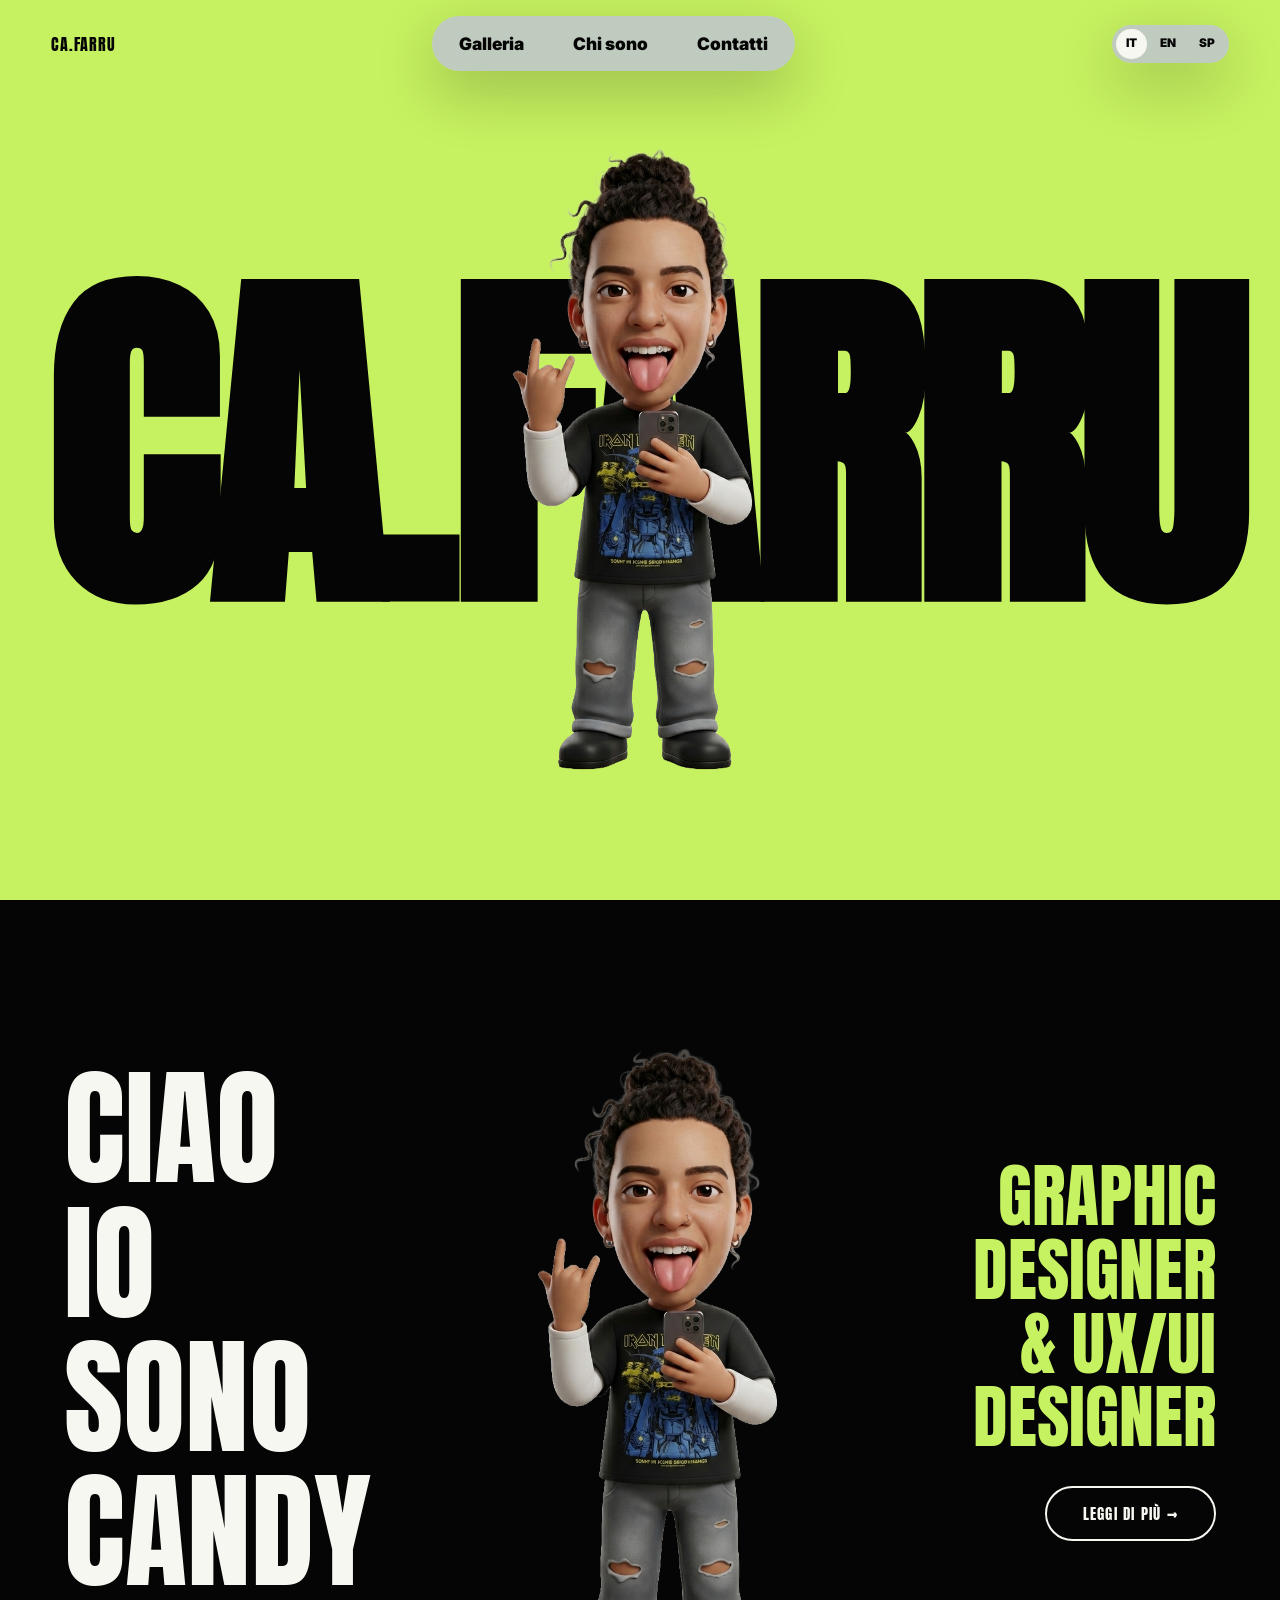
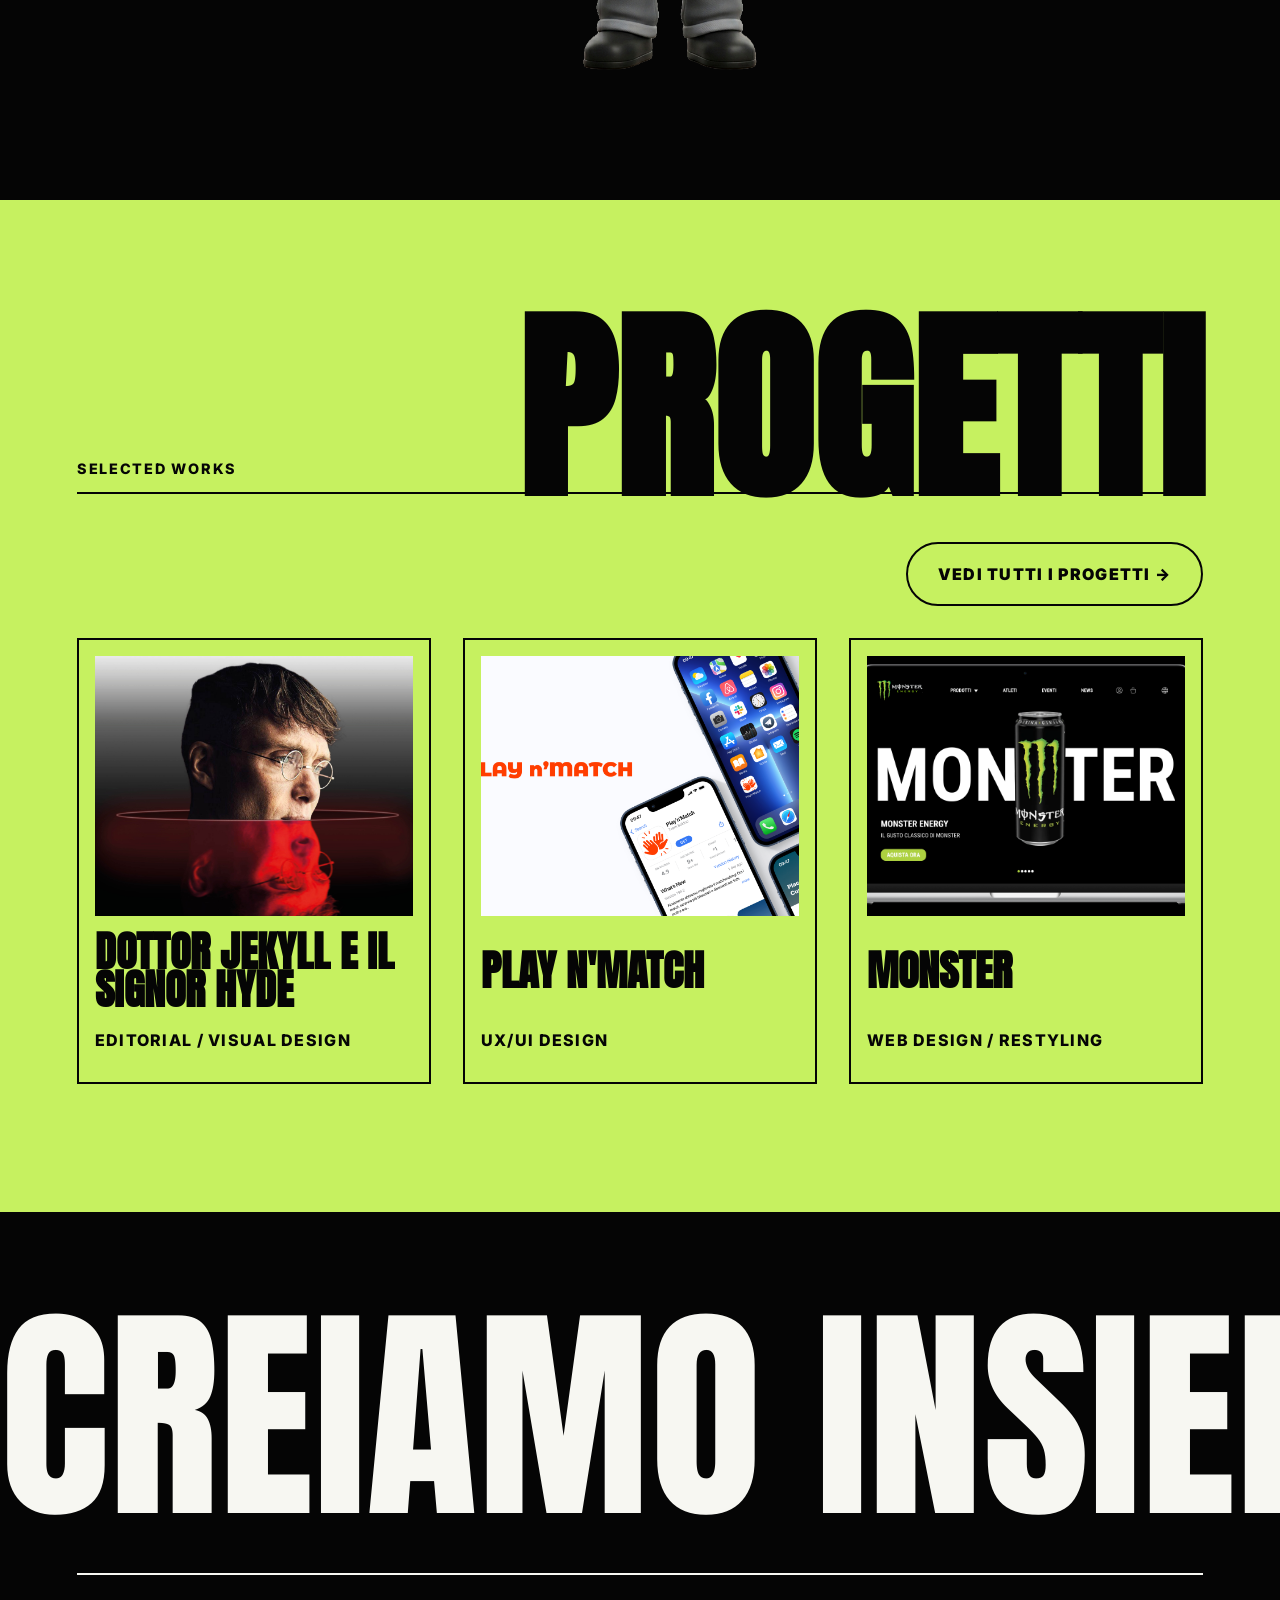
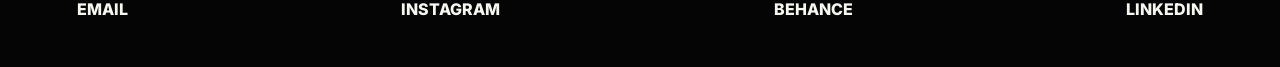
<file: index.html>
<!doctype html>
<html lang="it">
<head>
  <meta charset="utf-8" />
  <meta name="viewport" content="width=device-width, initial-scale=1" />
  <title>Ca.Farru — Portfolio</title>
  <link rel="stylesheet" href="style.css" />
  <style>
    .mini-logo-text {
      font-family: Anton, Impact, sans-serif;
      color: var(--black);
      font-size: 1rem;
      letter-spacing: .05em;
      text-decoration: none;
      text-transform: uppercase;
      white-space: nowrap;
    }

    /* ── HERO LIME ── */
    .hero-lime {
      min-height: 100vh;
      background: var(--lime);
      position: relative;
      display: flex;
      align-items: center;
      justify-content: center;
      overflow: hidden;
    }
    /* nome esattamente al centro */
    .hero-lime-name {
      font-family: Anton, Impact, sans-serif;
      font-size: clamp(7rem, 28vw, 36rem);
      text-transform: uppercase;
      color: var(--black);
      white-space: nowrap;
      line-height: 1;
      letter-spacing: -.02em;
      position: absolute;
      top: 50%;
      left: 50%;
      transform: translate(-50%, -50%);
      z-index: 1;
      margin: 0;
    }
    /* avatar davanti al nome */
    .hero-lime-avatar {
      position: relative;
      z-index: 2;
      width: clamp(300px, 40vw, 600px);
      pointer-events: none;
    }
    .hero-lime-avatar img {
      width: 100%;
      height: auto;
      display: block;
    }

    /* ── SEZIONE NERA ── */
    .intro-black {
      min-height: 100vh;
      background: var(--black);
      display: grid;
      grid-template-columns: 1fr auto 1fr;
      align-items: center;
      gap: 3vw;
      padding: 6rem 5vw;
    }
    .intro-black-left .intro-big {
      font-family: Anton, Impact, sans-serif;
      font-size: clamp(4rem, 10vw, 13rem);
      text-transform: uppercase;
      color: var(--white);
      line-height: 1.05;
      margin: 0 0 2.5rem;
    }
    .btn-outline-white {
      display: inline-block;
      border: 2.5px solid var(--white);
      color: var(--white);
      background: transparent;
      border-radius: 999px;
      padding: 14px 36px;
      font-family: Anton, Impact, sans-serif;
      font-size: clamp(.9rem, 1.2vw, 1.2rem);
      text-transform: uppercase;
      letter-spacing: .08em;
      text-decoration: none;
      transition: background .2s, color .2s, border-color .2s;
      cursor: pointer;
      white-space: nowrap;
    }
    .btn-outline-white:hover {
      background: var(--lime);
      color: var(--black);
      border-color: var(--lime);
    }
    .intro-black-center {
      display: flex;
      align-items: flex-end;
      justify-content: center;
      width: clamp(300px, 40vw, 600px);
    }
    .intro-black-center img {
      width: 100%;
      height: auto;
      display: block;
    }
    .intro-black-right {
      display: flex;
      align-items: center;
      justify-content: flex-end;
    }
    .intro-black-right .intro-role {
      font-family: Anton, Impact, sans-serif;
      font-size: clamp(2.5rem, 5.5vw, 8rem);
      text-transform: uppercase;
      color: var(--lime);
      line-height: 1.05;
      margin: 0;
      text-align: right;
    }

    @media(max-width:768px){
      .hero-lime-avatar { width: clamp(220px, 65vw, 360px); }
      .intro-black { grid-template-columns: 1fr; text-align: center; gap: 3rem; padding: 5rem 5vw; }
      .intro-black-right { justify-content: center; }
      .intro-black-right .intro-role { text-align: center; }
      .intro-black-center { margin: 0 auto; width: clamp(200px, 60vw, 320px); }
    }
  </style>
</head>
<body>
  <header class="topbar">
    <a class="mini-logo-text" href="#hero" aria-label="Ca.Farru home">CA.FARRU</a>
    <nav class="pill-nav" aria-label="Navigazione principale">
      <a class="nav-link" href="galleria.html" data-i18n="nav_gallery">Galleria</a>
      <a class="nav-link" href="about.html" data-i18n="nav_about">Chi sono</a>
      <a class="nav-link" href="contatti.html" data-i18n="nav_contact">Contatti</a>
    </nav>
    <div class="lang-nav" aria-label="Seleziona lingua">
      <button class="lang-btn active" type="button" data-lang="it">IT</button>
      <button class="lang-btn" type="button" data-lang="en">EN</button>
      <button class="lang-btn" type="button" data-lang="sp">SP</button>
    </div>
  </header>

  <main>
    <!-- HERO: sfondo lime, nome CENTRATO, avatar davanti -->
    <section id="hero" class="hero-lime">
      <h1 class="hero-lime-name">CA.FARRU</h1>
      <div class="hero-lime-avatar">
        <img src="assets/io.png" alt="Avatar Candy" />
      </div>
    </section>

    <!-- SEZIONE NERA -->
    <section class="intro-black">
      <div class="intro-black-left">
        <p class="intro-big" data-i18n="hello_candy">Ciao<br>io sono<br>Candy</p>
      </div>
      <div class="intro-black-center">
        <img src="assets/io.png" alt="Avatar Candy" />
      </div>
      <div class="intro-black-right">
        <div style="display:flex;flex-direction:column;align-items:flex-end;gap:2rem">
          <p class="intro-role" data-i18n="role">Graphic<br>Designer<br>&amp; UX/UI<br>Designer</p>
          <a class="btn-outline-white" href="about.html" data-i18n="more_about">Leggi di più →</a>
        </div>
      </div>
    </section>

    <section id="projects" class="projects section-lime">
      <div class="section-title">
        <p class="eyebrow" data-i18n="works_label">Selected works</p>
        <h2 data-i18n="projects_title">Progetti</h2>
      </div>
      <div style="margin-bottom:2rem;display:flex;justify-content:flex-end"><a href="galleria.html" class="btn" style="border-color:var(--black);color:var(--black)" data-i18n="view_all">Vedi tutti i progetti →</a></div>
      <div class="project-grid">
        <article class="project-card" onclick="window.location='progetto-dottor-jekyll.html'" style="cursor:pointer;overflow:hidden;position:relative">
          <div class="project-thumb" style="background:#111;overflow:hidden;border:none;padding:0">
            <img src="assets/poster S.jpg" alt="Jekyll" style="width:100%;height:100%;object-fit:cover" />
          </div>
          <h3>Dottor Jekyll e il Signor Hyde</h3>
          <p>Editorial / Visual Design</p>
        </article>
        <article class="project-card" onclick="window.location='progetto-play2match.html'" style="cursor:pointer;overflow:hidden">
          <div class="project-thumb" style="background:#ff4500;overflow:hidden;border:none;padding:0">
            <img src="assets/play2match.png" alt="Play2Match" style="width:100%;height:100%;object-fit:cover" />
          </div>
          <h3>Play n'Match</h3>
          <p>UX/UI Design</p>
        </article>
        <article class="project-card" style="cursor:pointer" onclick="window.location='progetto-monster.html'">
          <div class="project-thumb" style="background:#000;overflow:hidden;border:none;padding:0"><img src="assets/home page nuova.png" alt="Monster" style="width:100%;height:100%;object-fit:cover" /></div>
          <h3>Monster</h3>
          <p>Web Design / Restyling</p>
        </article>
      </div>
    </section>
  </main>

  <footer id="contact" class="footer section-black">
    <a class="footer-cta marquee" href="mailto:160499.candy.farruggia@gmail.com" aria-label="Creiamo insieme">
      <span data-i18n="footer_cta">Creiamo insieme</span>
      <span aria-hidden="true">Creiamo insieme</span>
      <span aria-hidden="true">Creiamo insieme</span>
    </a>
    <div class="footer-row">
      <a href="mailto:160499.candy.farruggia@gmail.com">email</a>
      <a href="#">instagram</a>
      <a href="#">behance</a>
      <a href="https://www.linkedin.com/in/candida-farruggia-71b1a9174/" target="_blank">LinkedIn</a>
    </div>
  </footer>

  <script src="script.js"></script>
  <script>
    const indexTranslations = {
      it: {
        nav_gallery: 'Galleria', nav_about: 'Chi sono', nav_contact: 'Contatti',
        hello_candy: 'Ciao<br>io sono<br>Candy',
        role: 'Graphic<br>Designer<br>&amp; UX/UI<br>Designer',
        more_about: 'Leggi di più →',
        works_label: 'Selected works', projects_title: 'Progetti',
        footer_cta: 'Creiamo insieme', view_all: 'Vedi tutti i progetti →'
      },
      en: {
        nav_gallery: 'Gallery', nav_about: 'About me', nav_contact: 'Contacts',
        hello_candy: 'Hi,<br>I am<br>Candy',
        role: 'Graphic<br>Designer<br>&amp; UX/UI<br>Designer',
        more_about: 'Read more →',
        works_label: 'Selected works', projects_title: 'Projects',
        footer_cta: "Let's create together", view_all: 'See all projects →'
      },
      sp: {
        nav_gallery: 'Galería', nav_about: 'Sobre mí', nav_contact: 'Contactos',
        hello_candy: 'Hola,<br>yo soy<br>Candy',
        role: 'Diseño<br>Gráfico<br>&amp; UX/UI<br>Designer',
        more_about: 'Leer más →',
        works_label: 'Trabajos seleccionados', projects_title: 'Proyectos',
        footer_cta: 'Creamos juntos', view_all: 'Ver todos los proyectos →'
      }
    };

    function applyIndexLang(lang) {
      const dict = indexTranslations[lang] || indexTranslations.it;
      document.querySelectorAll('[data-i18n]').forEach(el => {
        const key = el.dataset.i18n;
        if (dict[key]) el.innerHTML = dict[key];
      });
      document.querySelectorAll('.lang-btn').forEach(b => b.classList.toggle('active', b.dataset.lang === lang));
      document.documentElement.lang = lang === 'sp' ? 'es' : lang;
      localStorage.setItem('cafarru-lang', lang);
    }

    document.querySelectorAll('.lang-btn').forEach(btn => {
      btn.onclick = () => applyIndexLang(btn.dataset.lang);
    });

    applyIndexLang(localStorage.getItem('cafarru-lang') || 'it');
  </script>
</body>
</html>
</file>
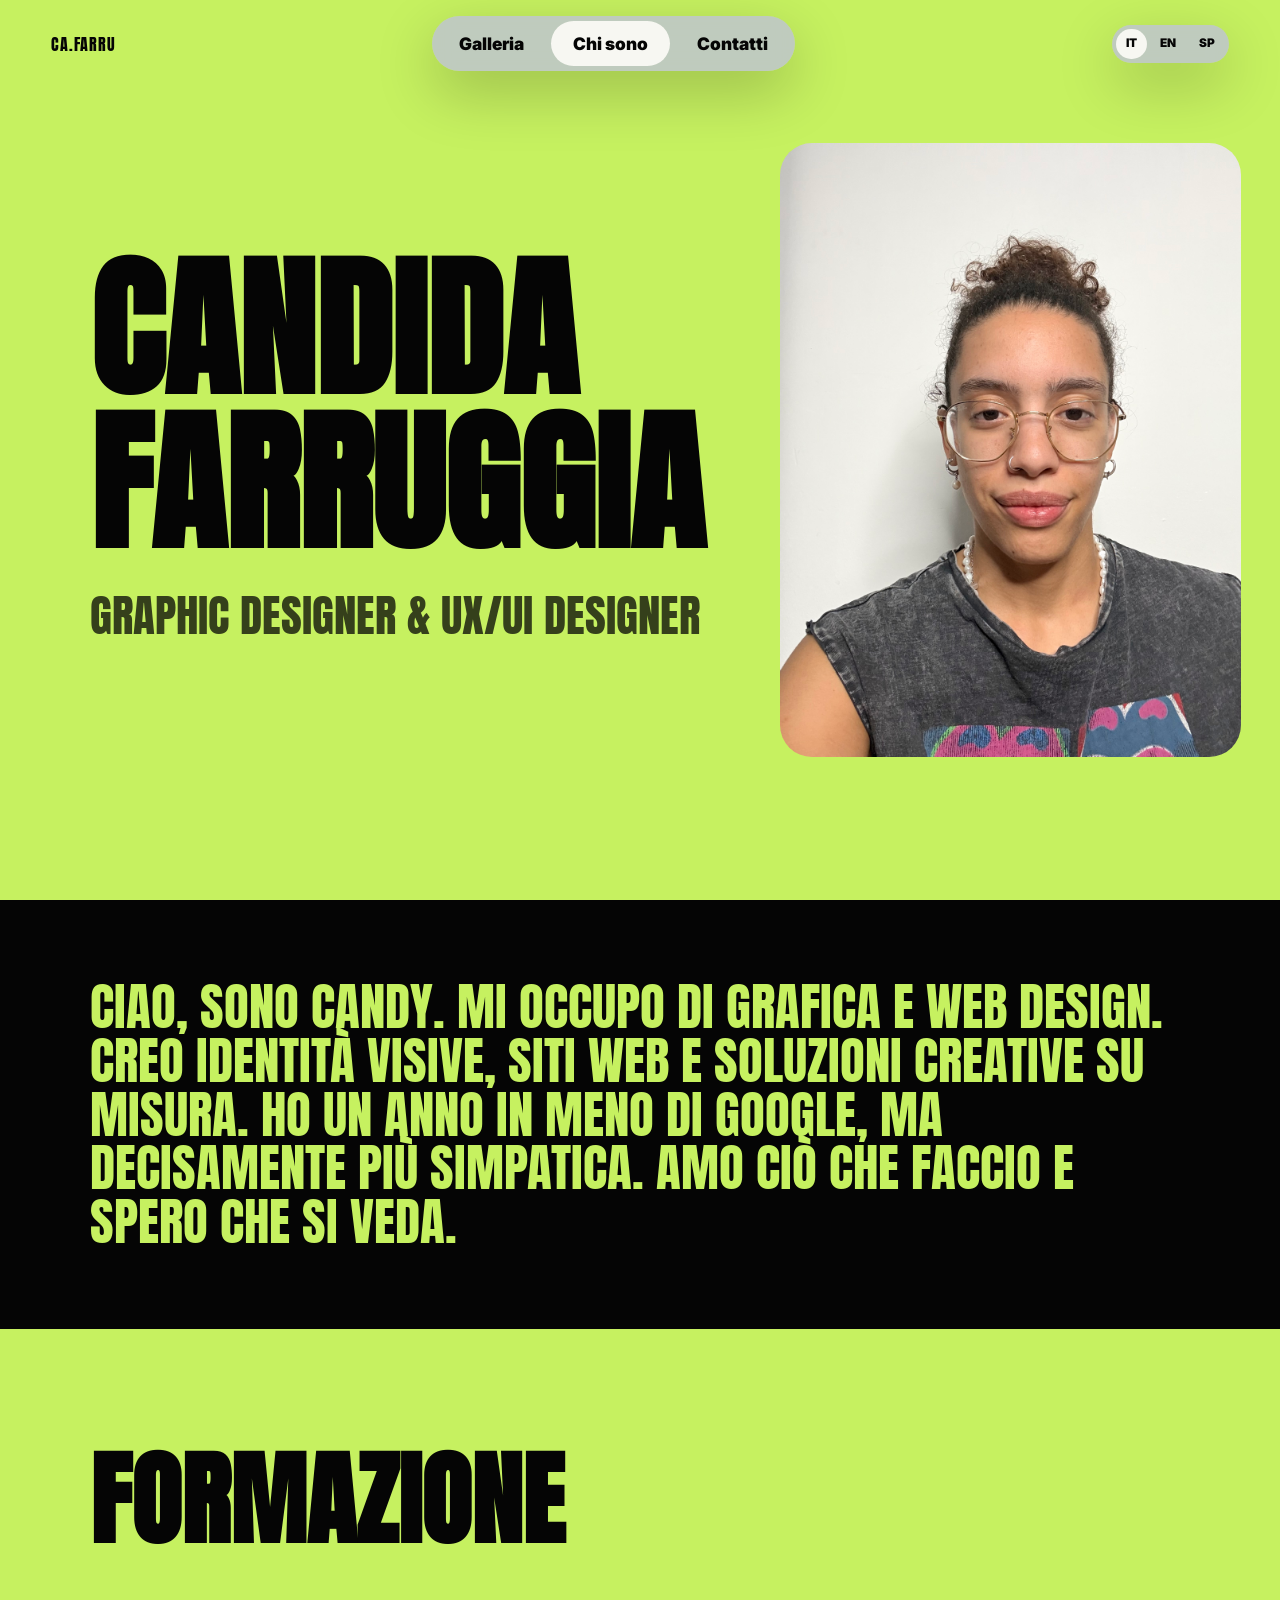
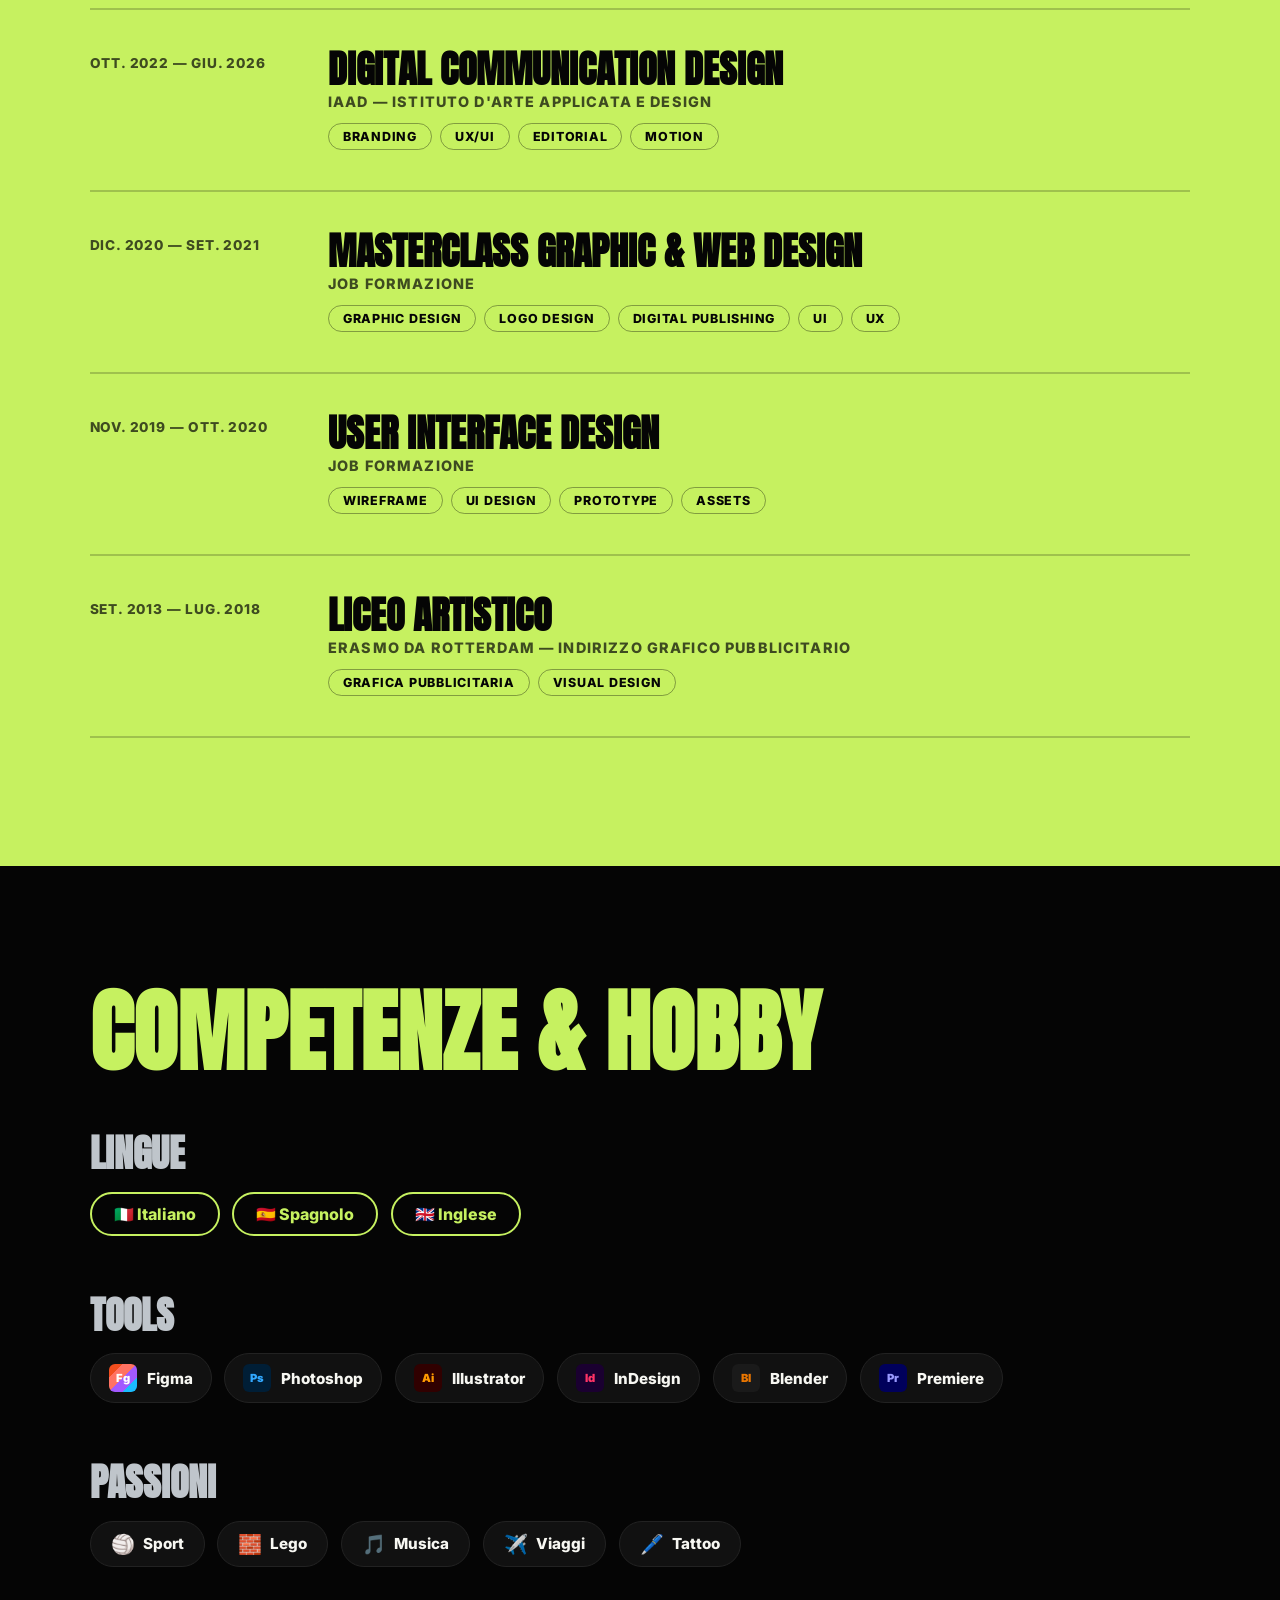
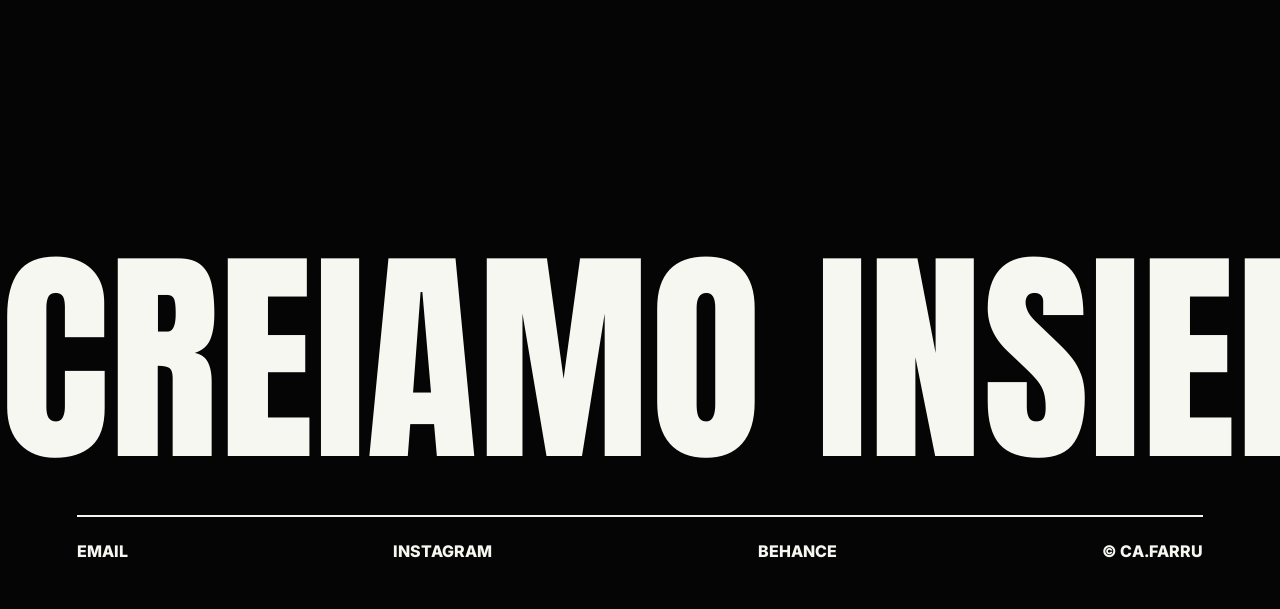
<file: about.html>
<!doctype html>
<html lang="it">
<head>
  <meta charset="utf-8" />
  <meta name="viewport" content="width=device-width, initial-scale=1" />
  <title>About — Ca.Farru</title>
  <link rel="stylesheet" href="style.css" />
  <style>
    .about-hero {
      min-height: 100vh;
      display: grid;
      grid-template-columns: 1fr 1fr;
      align-items: center;
      padding: 8rem 7vw;
      gap: 6vw;
      background: var(--lime);
    }
    .about-hero-left {
      display: flex;
      flex-direction: column;
      gap: 1.5rem;
    }
    .about-hero-left .hero-name {
      font-family: Anton, Impact, sans-serif;
      font-size: clamp(5rem, 12vw, 16rem);
      text-transform: uppercase;
      color: var(--black);
      line-height: 1;
      margin: 0;
    }
    .about-hero-left .hero-role {
      font-family: Anton, Impact, sans-serif;
      font-size: clamp(1.5rem, 3.5vw, 4.5rem);
      text-transform: uppercase;
      color: var(--black);
      line-height: 1.4;
      margin: 0;
      opacity: .75;
    }
    .about-hero-right {
      display: flex;
      align-items: center;
      justify-content: flex-end;
    }
    .about-photo-tall {
      width: clamp(260px, 36vw, 560px);
      aspect-ratio: 3/4;
      border-radius: 32px;
      overflow: hidden;
    }
    .about-photo-tall img {
      width: 100%; height: 100%;
      object-fit: cover; object-position: center top;
    }
    /* banda nera */
    .about-statement {
      background: var(--black);
      padding: 5rem 7vw;
    }
    .about-statement p {
      font-family: Anton, Impact, sans-serif;
      font-size: clamp(2rem, 4vw, 5.5rem);
      text-transform: uppercase;
      color: var(--lime);
      line-height: 1.05;
      margin: 0;
    }
    @media (max-width: 900px) {
      .about-hero { grid-template-columns: 1fr; padding: 8rem 5vw 4rem; }
      .about-hero-right { justify-content: center; }
      .about-photo-tall { width: clamp(220px, 70vw, 360px); }
    }
    .education { background: var(--lime); color: var(--black); padding: 8rem 7vw }
    .education h2 {
      font-family: Anton, Impact, sans-serif; font-size: clamp(3.5rem, 8vw, 9rem);
      text-transform: uppercase; margin: 0 0 4rem; line-height: .85;
    }
    .edu-item {
      display: grid; grid-template-columns: 200px 1fr; gap: 3vw;
      padding: 2.5rem 0; border-top: 2px solid rgba(0,0,0,.2);
    }
    .edu-item:last-child { border-bottom: 2px solid rgba(0,0,0,.2) }
    .edu-dates { font-size: .85rem; font-weight: 800; text-transform: uppercase; letter-spacing: .06em; padding-top: .3rem; opacity: .7 }
    .edu-content h3 {
      font-family: Anton, Impact, sans-serif; font-size: clamp(1.6rem, 3vw, 3rem);
      text-transform: uppercase; margin: 0 0 .3rem; line-height: 1;
    }
    .edu-content .edu-school { font-weight: 800; font-size: .9rem; text-transform: uppercase; letter-spacing: .08em; opacity: .7; margin: 0 0 .8rem }
    .edu-tags { display: flex; flex-wrap: wrap; gap: .5rem; margin-top: .8rem }
    .edu-tag { border: 1.5px solid rgba(0,0,0,.35); border-radius: 999px; padding: 5px 14px; font-size: .78rem; font-weight: 800; text-transform: uppercase; letter-spacing: .06em }
    .skills-section { background: var(--black); padding: 8rem 7vw }
    .skills-section > h2 {
      font-family: Anton, Impact, sans-serif; font-size: clamp(3rem, 7vw, 8rem);
      text-transform: uppercase; color: var(--lime); margin: 0 0 4rem; line-height: .85;
    }
    .skills-block { margin-bottom: 3.5rem }
    .skills-block h3 {
      font-family: Anton, Impact, sans-serif; font-size: clamp(1.5rem, 3vw, 3rem);
      text-transform: uppercase; color: var(--grey); margin: 0 0 1.2rem; line-height: 1;
    }
    .pills-row { display: flex; flex-wrap: nowrap; gap: .8rem; overflow-x: auto; padding-bottom: 4px; scrollbar-width: none }
    .pills-row::-webkit-scrollbar { display: none }
    .lang-pill { display: flex; align-items: center; gap: 10px; flex-shrink: 0; border: 2px solid var(--lime); border-radius: 999px; padding: 10px 22px; font-weight: 800; font-size: 1rem; color: var(--lime); white-space: nowrap }
    .tool-pill { display: flex; align-items: center; gap: 10px; flex-shrink: 0; background: #111; border: 1.5px solid #222; border-radius: 999px; padding: 10px 18px; font-weight: 800; font-size: .95rem; color: var(--white); transition: .2s; white-space: nowrap }
    .tool-pill:hover { border-color: var(--lime); color: var(--lime) }
    .tool-icon { width: 28px; height: 28px; border-radius: 6px; display: flex; align-items: center; justify-content: center; font-size: .7rem; font-weight: 900; color: #fff; flex-shrink: 0 }
    .icon-figma { background: linear-gradient(135deg,#f24e1e 25%,#ff7262 25%,#ff7262 50%,#a259ff 50%,#a259ff 75%,#1abcfe 75%) }
    .icon-ps { background: #001e36 } .icon-ai { background: #300000 } .icon-id { background: #1a0030 } .icon-blender { background: #1a1a1a } .icon-premiere { background: #00005b }
    .hobby-pill { display: flex; align-items: center; gap: 8px; flex-shrink: 0; background: #111; border: 1.5px solid #222; border-radius: 999px; padding: 10px 20px; font-weight: 800; font-size: .95rem; color: var(--white); transition: .2s; white-space: nowrap }
    .hobby-pill:hover { border-color: var(--lime); color: var(--lime) }
    .hobby-emoji { font-size: 1.2rem }
    @media (max-width: 900px) {
      .about-hero { grid-template-columns: 1fr; padding: 8rem 5vw 4rem }
      .about-hero-img { aspect-ratio: 1; max-width: 340px }
      .edu-item { grid-template-columns: 1fr }
    }
  </style>
</head>
<body>
  <header class="topbar">
    <a href="index.html" style="font-family:Anton,Impact,sans-serif;color:var(--black);font-size:1rem;letter-spacing:.05em;text-decoration:none;text-transform:uppercase;white-space:nowrap;">CA.FARRU</a>
    <nav class="pill-nav">
      <a class="nav-link" href="galleria.html" data-i18n="nav_gallery">Galleria</a>
      <a class="nav-link active" href="about.html" data-i18n="nav_about">Chi sono</a>
      <a class="nav-link" href="contatti.html" data-i18n="nav_contact">Contatti</a>
    </nav>
    <div class="lang-nav">
      <button class="lang-btn active" type="button" data-lang="it">IT</button>
      <button class="lang-btn" type="button" data-lang="en">EN</button>
      <button class="lang-btn" type="button" data-lang="sp">SP</button>
    </div>
  </header>

  <main>
    <section class="about-hero">
      <div class="about-hero-left">
        <h1 class="hero-name">Candida<br>Farruggia</h1>
        <p class="hero-role" data-i18n="hero_role">Graphic Designer &amp; UX/UI Designer</p>
      </div>
      <div class="about-hero-right">
        <div class="about-photo-tall">
          <img src="assets/io2.jpg" alt="Foto di Candy" />
        </div>
      </div>
    </section>

    <section class="about-statement">
      <p data-i18n="about_statement">Ciao, sono Candy. Mi occupo di grafica e web design. Creo identità visive, siti web e soluzioni creative su misura. Ho un anno in meno di Google, ma decisamente più simpatica. Amo ciò che faccio e spero che si veda.</p>
    </section>

    <section class="education">
      <h2 data-i18n="edu_title">Formazione</h2>
      <div class="edu-list">
        <div class="edu-item">
          <div class="edu-dates">Ott. 2022 — Giu. 2026</div>
          <div class="edu-content">
            <h3 data-i18n="edu4_title">Digital Communication Design</h3>
            <p class="edu-school">IAAD — Istituto d'Arte Applicata e Design</p>
            <div class="edu-tags"><span class="edu-tag">Branding</span><span class="edu-tag">UX/UI</span><span class="edu-tag">Editorial</span><span class="edu-tag">Motion</span></div>
          </div>
        </div>
        <div class="edu-item">
          <div class="edu-dates">Dic. 2020 — Set. 2021</div>
          <div class="edu-content">
            <h3 data-i18n="edu3_title">Masterclass Graphic & Web Design</h3>
            <p class="edu-school">Job Formazione</p>
            <div class="edu-tags"><span class="edu-tag">Graphic Design</span><span class="edu-tag">Logo Design</span><span class="edu-tag">Digital Publishing</span><span class="edu-tag">UI</span><span class="edu-tag">UX</span></div>
          </div>
        </div>
        <div class="edu-item">
          <div class="edu-dates">Nov. 2019 — Ott. 2020</div>
          <div class="edu-content">
            <h3 data-i18n="edu2_title">User Interface Design</h3>
            <p class="edu-school">Job Formazione</p>
            <div class="edu-tags"><span class="edu-tag">Wireframe</span><span class="edu-tag">UI Design</span><span class="edu-tag">Prototype</span><span class="edu-tag">Assets</span></div>
          </div>
        </div>
        <div class="edu-item">
          <div class="edu-dates">Set. 2013 — Lug. 2018</div>
          <div class="edu-content">
            <h3 data-i18n="edu1_title">Liceo Artistico</h3>
            <p class="edu-school">Erasmo Da Rotterdam — Indirizzo Grafico Pubblicitario</p>
            <div class="edu-tags"><span class="edu-tag">Grafica pubblicitaria</span><span class="edu-tag">Visual design</span></div>
          </div>
        </div>
      </div>
    </section>

    <section class="skills-section">
      <h2 data-i18n="skills_title">Competenze & Hobby</h2>
      <div class="skills-block">
        <h3 data-i18n="skills_lang">Lingue</h3>
        <div class="pills-row">
          <span class="lang-pill">🇮🇹 Italiano</span>
          <span class="lang-pill">🇪🇸 Spagnolo</span>
          <span class="lang-pill">🇬🇧 Inglese</span>
        </div>
      </div>
      <div class="skills-block">
        <h3 data-i18n="skills_tools">Tools</h3>
        <div class="pills-row">
          <span class="tool-pill"><span class="tool-icon icon-figma">Fg</span>Figma</span>
          <span class="tool-pill"><span class="tool-icon icon-ps" style="color:#31a8ff">Ps</span>Photoshop</span>
          <span class="tool-pill"><span class="tool-icon icon-ai" style="color:#ff9a00">Ai</span>Illustrator</span>
          <span class="tool-pill"><span class="tool-icon icon-id" style="color:#ff3366">Id</span>InDesign</span>
          <span class="tool-pill"><span class="tool-icon icon-blender" style="color:#ea7600">Bl</span>Blender</span>
          <span class="tool-pill"><span class="tool-icon icon-premiere" style="color:#9999ff">Pr</span>Premiere</span>
        </div>
      </div>
      <div class="skills-block">
        <h3 data-i18n="skills_hobbies">Passioni</h3>
        <div class="pills-row">
          <span class="hobby-pill"><span class="hobby-emoji">🏐</span>Sport</span>
          <span class="hobby-pill"><span class="hobby-emoji">🧱</span>Lego</span>
          <span class="hobby-pill"><span class="hobby-emoji">🎵</span>Musica</span>
          <span class="hobby-pill"><span class="hobby-emoji">✈️</span>Viaggi</span>
          <span class="hobby-pill"><span class="hobby-emoji">🖊️</span>Tattoo</span>
          
        </div>
      </div>
    </section>
  </main>

  <footer class="footer section-black">
    <a class="footer-cta" href="mailto:160499.candy.farruggia@gmail.com" aria-label="Creiamo insieme">
      <span data-i18n="footer_cta">Creiamo insieme</span>
      <span aria-hidden="true">Creiamo insieme</span>
      <span aria-hidden="true">Creiamo insieme</span>
    </a>
    <div class="footer-row">
      <a href="mailto:160499.candy.farruggia@gmail.com">email</a>
      <a href="#">instagram</a>
      <a href="#">behance</a>
      <span>© Ca.Farru</span>
    </div>
  </footer>

  <script src="script.js"></script>
  <script>
    const aboutT = {
      it: { nav_gallery:'Galleria', nav_about:'Chi sono', nav_contact:'Contatti',
        hero_role:'Graphic Designer &amp; UX/UI Designer',
        about_statement:'Ciao, sono Candy. Mi occupo di grafica e web design. Creo identità visive, siti web e soluzioni creative su misura. Ho un anno in meno di Google, ma decisamente più simpatica. Amo ciò che faccio e spero che si veda.',
        edu_title:'Formazione', edu1_title:'Liceo Artistico', edu2_title:'User Interface Design', edu3_title:'Masterclass Graphic & Web Design', edu4_title:'Digital Communication Design', skills_title:'Competenze & Hobby', skills_lang:'Lingue', skills_tools:'Tools', skills_hobbies:'Passioni', footer_cta:'Creiamo insieme' },
      en: { nav_gallery:'Gallery', nav_about:'About me', nav_contact:'Contacts',
        hero_role:'Graphic Designer &amp; UX/UI Designer',
        about_statement:'Hi, I\'m Candy Farruggia. I work in graphic and web design. I create visual identities, websites and tailor-made creative solutions. I\'m a year younger than Google, but way more fun. I love what I do and I hope it shows.',
        edu_title:'Education', edu1_title:'Art High School', edu2_title:'User Interface Design', edu3_title:'Masterclass Graphic & Web Design', edu4_title:'Digital Communication Design', skills_title:'Skills & Hobbies', skills_lang:'Languages', skills_tools:'Tools', skills_hobbies:'Passions', footer_cta:"Let's create together" },
      sp: { nav_gallery:'Galería', nav_about:'Sobre mí', nav_contact:'Contactos',
        hero_role:'Graphic Designer &amp; UX/UI Designer',
        about_statement:'Hola, soy Candy. Me dedico al diseño gráfico y web. Creo identidades visuales, sitios web y soluciones creativas a medida. Tengo un año menos que Google, pero soy mucho más simpática. Amo lo que hago y espero que se note.',
        edu_title:'Formación', edu1_title:'Bachillerato Artístico', edu2_title:'Diseño de Interfaz', edu3_title:'Masterclass Graphic & Web Design', edu4_title:'Diseño de Comunicación Digital', skills_title:'Competencias & Hobbies', skills_lang:'Idiomas', skills_tools:'Herramientas', skills_hobbies:'Pasiones', footer_cta:'Creamos juntos' }
    };

    function applyLang(lang) {
      const dict = aboutT[lang] || aboutT.it;
      document.querySelectorAll('[data-i18n]').forEach(el => {
        const key = el.dataset.i18n;
        if (dict[key]) el.innerHTML = dict[key];
      });
      document.querySelectorAll('.lang-btn').forEach(b => b.classList.toggle('active', b.dataset.lang === lang));
      document.documentElement.lang = lang === 'sp' ? 'es' : lang;
      localStorage.setItem('cafarru-lang', lang);
    }

    const savedLang = localStorage.getItem('cafarru-lang') || 'it';
    applyLang(savedLang);

    document.querySelectorAll('.lang-btn').forEach(btn => {
      btn.addEventListener('click', () => applyLang(btn.dataset.lang));
    });
  </script>
</body>
</html>
</file>
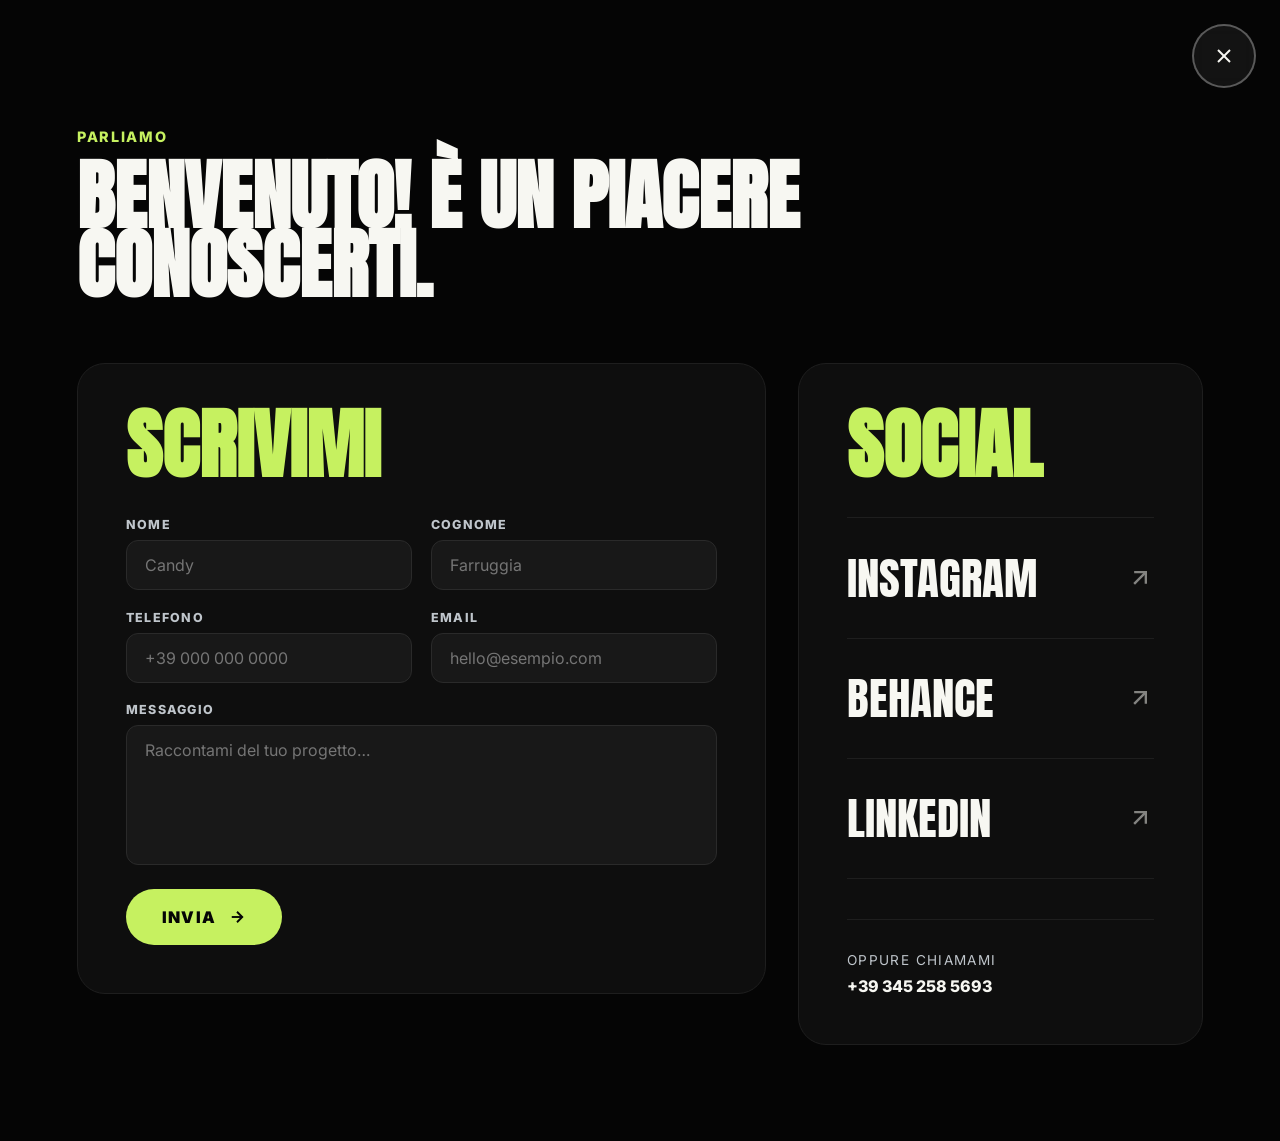
<file: contatti.html>
<!doctype html>
<html lang="it">
<head>
  <meta charset="utf-8" />
  <meta name="viewport" content="width=device-width, initial-scale=1" />
  <title>Contatti — Ca.Farru</title>
  <link rel="stylesheet" href="style.css" />
  <style>
    body { background: var(--black); min-height: 100vh }

    .close-btn {
      position: fixed; top: 24px; right: 24px; z-index: 100;
      width: 64px; height: 64px; border-radius: 50%;
      border: 2px solid rgba(255,255,255,.3);
      background: rgba(255,255,255,.06);
      display: flex; align-items: center; justify-content: center;
      cursor: pointer; transition: border-color .3s, background .3s;
      backdrop-filter: blur(8px);
    }
    .close-btn:hover { border-color: var(--lime); background: rgba(198,241,96,.1) }
    .close-btn svg {
      width: 24px; height: 24px; stroke: var(--white); stroke-width: 2;
      transition: transform .5s cubic-bezier(.34,1.56,.64,1);
    }
    .close-btn:hover svg { transform: rotate(180deg); stroke: var(--lime) }

    .contact-page {
      min-height: 100vh;
      padding: 8rem 6vw 6rem;
      display: flex; flex-direction: column; gap: 4rem;
    }
    .contact-header { max-width: 800px }
    .contact-header .eyebrow { color: var(--lime); margin: 0 0 1rem }
    .contact-header h1 {
      font-family: Anton, Impact, sans-serif;
      font-size: clamp(2.5rem, 6vw, 7rem);
      line-height: .9; margin: 0; text-transform: uppercase;
    }

    .contact-cards {
      display: grid; grid-template-columns: 1.4fr 1fr; gap: 2rem; align-items: start;
    }
    .contact-card {
      background: #0e0e0e; border: 1.5px solid #1e1e1e;
      border-radius: 28px; padding: 3rem;
    }
    .contact-card h2 {
      font-family: Anton, Impact, sans-serif;
      font-size: clamp(3rem, 6vw, 7rem);
      text-transform: uppercase; margin: 0 0 2.5rem; line-height: .85;
      color: var(--lime);
    }

    .form-grid { display: grid; grid-template-columns: 1fr 1fr; gap: 1.2rem }
    .form-field { display: flex; flex-direction: column; gap: .5rem }
    .form-field.full { grid-column: 1 / -1 }
    .form-field label {
      font-size: .78rem; font-weight: 800;
      text-transform: uppercase; letter-spacing: .1em; color: var(--grey);
    }
    .form-field input,
    .form-field textarea {
      background: #181818; border: 1.5px solid #2a2a2a;
      border-radius: 12px; padding: 14px 18px;
      color: var(--white); font-family: inherit; font-size: 1rem;
      outline: none; transition: border-color .2s, box-shadow .2s;
      resize: none;
    }
    .form-field input:focus,
    .form-field textarea:focus {
      border-color: var(--lime);
      box-shadow: 0 0 0 3px rgba(198,241,96,.1);
    }
    .form-field textarea { min-height: 140px }
    .submit-btn {
      margin-top: 1.5rem; display: inline-flex; align-items: center; gap: 12px;
      background: var(--lime); color: var(--black);
      border: none; border-radius: 999px; padding: 18px 36px;
      font-family: inherit; font-weight: 900; font-size: 1rem;
      text-transform: uppercase; letter-spacing: .08em;
      cursor: pointer; transition: .2s; width: fit-content;
    }
    .submit-btn:hover { background: var(--white); transform: translateY(-2px) }
    .submit-btn svg { width: 18px; height: 18px; stroke: var(--black); stroke-width: 2.5 }

    .social-list { display: flex; flex-direction: column; gap: 0 }
    .social-link {
      display: flex; align-items: center; justify-content: space-between;
      padding: 1.6rem 0; border-bottom: 1.5px solid #1e1e1e;
      font-family: Anton, Impact, sans-serif;
      font-size: clamp(2rem, 3.5vw, 4rem);
      text-transform: uppercase; color: var(--white);
      transition: .2s;
    }
    .social-link:first-child { border-top: 1.5px solid #1e1e1e }
    .social-link:hover { color: var(--lime); padding-left: 12px }
    .social-link svg {
      width: 28px; height: 28px; stroke: currentColor;
      stroke-width: 2; opacity: .5; transition: .2s; flex-shrink: 0;
    }
    .social-link:hover svg { opacity: 1; transform: translate(4px,-4px) }

    .contact-email {
      margin-top: 2.5rem; padding-top: 2rem; border-top: 1.5px solid #1e1e1e;
    }
    .contact-email p { color: var(--grey); font-size: .85rem; text-transform: uppercase; letter-spacing: .1em; margin: 0 0 .5rem }
    .contact-email a { color: var(--white); font-weight: 800; font-size: 1rem; transition: .2s }
    .contact-email a:hover { color: var(--lime) }

    .success-msg {
      display: none; background: rgba(198,241,96,.1);
      border: 1.5px solid var(--lime); border-radius: 12px;
      padding: 16px 20px; margin-top: 1rem;
      color: var(--lime); font-weight: 800; font-size: .95rem;
    }

    @media (max-width: 900px) {
      .contact-cards { grid-template-columns: 1fr }
      .form-grid { grid-template-columns: 1fr }
      .form-field.full { grid-column: 1 }
      .close-btn { top: 16px; right: 16px; width: 52px; height: 52px }
    }
  </style>
</head>
<body>

  <a class="close-btn" href="index.html" aria-label="Torna alla home">
    <svg viewBox="0 0 24 24" fill="none" xmlns="http://www.w3.org/2000/svg">
      <line x1="18" y1="6" x2="6" y2="18"/>
      <line x1="6" y1="6" x2="18" y2="18"/>
    </svg>
  </a>

  <main class="contact-page">

    <div class="contact-header">
      <p class="eyebrow" data-i18n="contact_eyebrow">Parliamo</p>
      <h1 data-i18n="contact_title">Benvenuto!<br>È un piacere<br>conoscerti.</h1>
    </div>

    <div class="contact-cards">

      <div class="contact-card">
        <h2 data-i18n="contact_form_title">Scrivimi</h2>
        <div class="form-grid" id="contactForm">
          <div class="form-field">
            <label data-i18n="form_name">Nome</label>
            <input type="text" id="nome" placeholder="Candy" />
          </div>
          <div class="form-field">
            <label data-i18n="form_surname">Cognome</label>
            <input type="text" id="cognome" placeholder="Farruggia" />
          </div>
          <div class="form-field">
            <label data-i18n="form_phone">Telefono</label>
            <input type="tel" id="telefono" placeholder="+39 000 000 0000" />
          </div>
          <div class="form-field">
            <label data-i18n="form_email">Email</label>
            <input type="email" id="email" placeholder="hello@esempio.com" />
          </div>
          <div class="form-field full">
            <label data-i18n="form_message">Messaggio</label>
            <textarea id="messaggio" placeholder="Raccontami del tuo progetto…"></textarea>
          </div>
        </div>
        <button class="submit-btn" onclick="handleSubmit()" type="button">
          <span data-i18n="form_send">Invia</span>
          <svg viewBox="0 0 24 24" fill="none"><line x1="5" y1="12" x2="19" y2="12"/><polyline points="12 5 19 12 12 19"/></svg>
        </button>
        <div class="success-msg" id="successMsg" data-i18n="form_success">
          ✓ Messaggio inviato! Ti rispondo presto.
        </div>
      </div>

      <div class="contact-card">
        <h2 data-i18n="contact_social_title">Social</h2>
        <div class="social-list">
          <a class="social-link" href="#" target="_blank" rel="noopener">
            Instagram
            <svg viewBox="0 0 24 24" fill="none"><line x1="7" y1="17" x2="17" y2="7"/><polyline points="7 7 17 7 17 17"/></svg>
          </a>
          <a class="social-link" href="#" target="_blank" rel="noopener">
            Behance
            <svg viewBox="0 0 24 24" fill="none"><line x1="7" y1="17" x2="17" y2="7"/><polyline points="7 7 17 7 17 17"/></svg>
          </a>
          <a class="social-link" href="https://www.linkedin.com/in/candida-farruggia-71b1a9174/" target="_blank" rel="noopener">
            LinkedIn
            <svg viewBox="0 0 24 24" fill="none"><line x1="7" y1="17" x2="17" y2="7"/><polyline points="7 7 17 7 17 17"/></svg>
          </a>
        </div>
        <div class="contact-email">
          <p data-i18n="contact_or">Oppure chiamami</p>
          <a href="tel:+393452585693">+39 345 258 5693</a>
        </div>
      </div>

    </div>
  </main>

  <script src="script.js"></script>
  <script>
    const contactT = {
      it: {
        contact_eyebrow: 'Parliamo',
        contact_title: 'Benvenuto!\nÈ un piacere\nconoscerti.',
        contact_form_title: 'Scrivimi',
        form_name: 'Nome', form_surname: 'Cognome',
        form_phone: 'Telefono', form_email: 'Email',
        form_message: 'Messaggio', form_send: 'Invia',
        form_success: '✓ Messaggio inviato! Ti rispondo presto.',
        contact_social_title: 'Social',
        contact_or: 'Oppure chiamami'
      },
      en: {
        contact_eyebrow: "Let's talk",
        contact_title: "Welcome!\nNice to\nmeet you.",
        contact_form_title: 'Write to me',
        form_name: 'Name', form_surname: 'Surname',
        form_phone: 'Phone', form_email: 'Email',
        form_message: 'Message', form_send: 'Send',
        form_success: '✓ Message sent! I will reply soon.',
        contact_social_title: 'Social',
        contact_or: 'Or call me'
      },
      sp: {
        contact_eyebrow: 'Hablemos',
        contact_title: '¡Bienvenido!\nEs un placer\nconocerte.',
        contact_form_title: 'Escríbeme',
        form_name: 'Nombre', form_surname: 'Apellido',
        form_phone: 'Teléfono', form_email: 'Email',
        form_message: 'Mensaje', form_send: 'Enviar',
        form_success: '✓ ¡Mensaje enviado! Te respondo pronto.',
        contact_social_title: 'Social',
        contact_or: 'O llámame'
      }
    };

    function applyLang(lang) {
      const dict = contactT[lang] || contactT.it;
      document.querySelectorAll('[data-i18n]').forEach(el => {
        const key = el.dataset.i18n;
        if (dict[key]) el.textContent = dict[key];
      });
      document.querySelectorAll('.lang-btn').forEach(b => {
        b.classList.toggle('active', b.dataset.lang === lang);
      });
      document.documentElement.lang = lang === 'sp' ? 'es' : lang;
    }

    // Legge la lingua salvata in localStorage — stessa che usano le altre pagine
    const savedLang = localStorage.getItem('cafarru-lang') || 'it';
    applyLang(savedLang);

    // Cambio lingua dal bottone — salva in localStorage come le altre pagine
    document.querySelectorAll('.lang-btn').forEach(btn => {
      btn.addEventListener('click', () => {
        const lang = btn.dataset.lang;
        localStorage.setItem('cafarru-lang', lang);
        applyLang(lang);
      });
    });

    function handleSubmit() {
      const nome = document.getElementById('nome').value.trim();
      const email = document.getElementById('email').value.trim();
      if (!nome || !email) {
        alert('Per favore compila almeno nome ed email.');
        return;
      }
      document.getElementById('successMsg').style.display = 'block';
      document.getElementById('contactForm').style.opacity = '.4';
      document.getElementById('contactForm').style.pointerEvents = 'none';
      document.querySelector('.submit-btn').style.display = 'none';
    }
  </script>
</body>
</html>
</file>
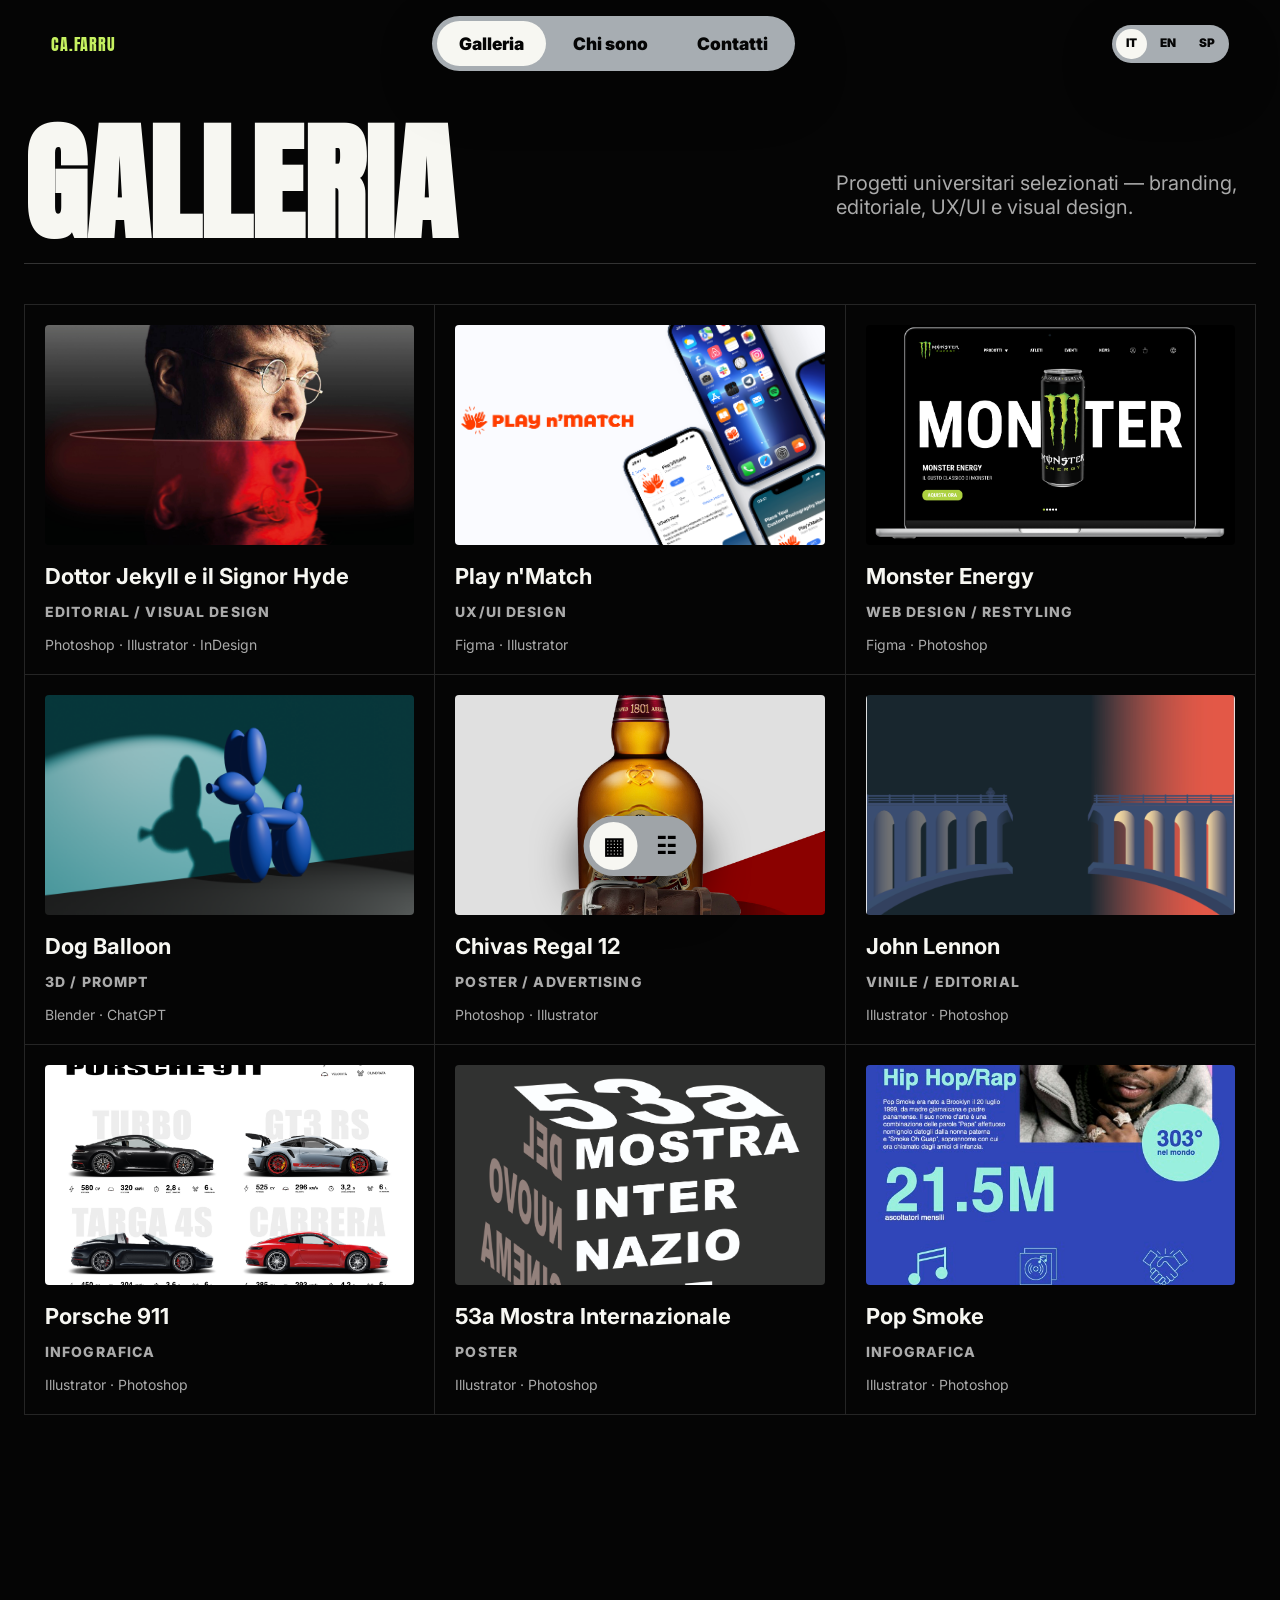
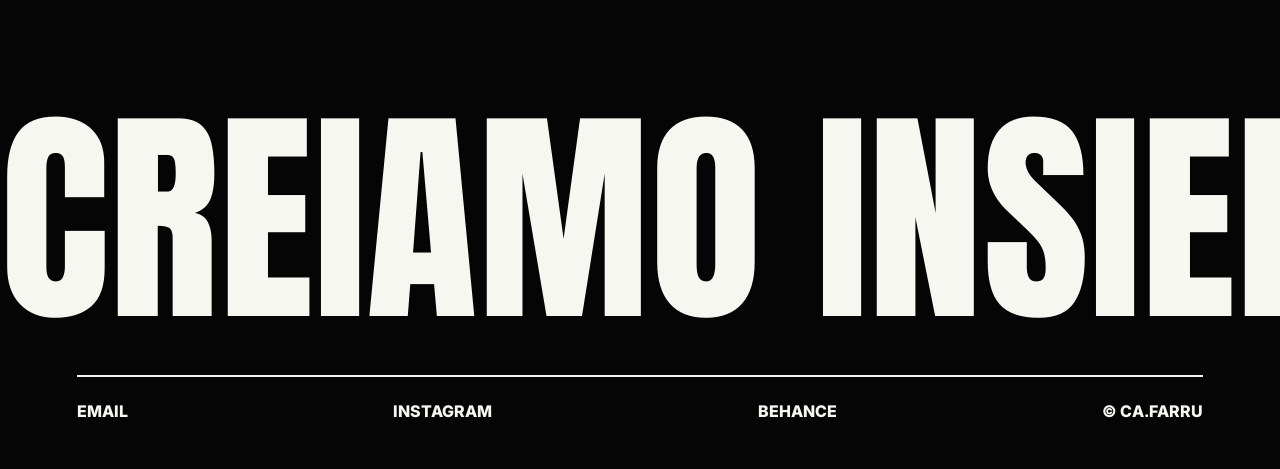
<file: galleria.html>
<!doctype html>
<html lang="it">
<head>
  <meta charset="utf-8" />
  <meta name="viewport" content="width=device-width, initial-scale=1" />
  <title>Ca.Farru — Galleria</title>
  <link rel="stylesheet" href="style.css" />
  <style>
    .list-category { border-top: 2px solid #222; padding: 2rem 0 0; margin-top: 2rem }
    .list-category h2 { font-family: Anton, Impact, sans-serif; font-size: clamp(1.5rem, 3vw, 3rem); text-transform: uppercase; color: var(--lime); margin: 0 0 1rem }
    .list-category a { display: flex; justify-content: space-between; align-items: center; padding: 1.2rem 0; border-bottom: 1px solid #1e1e1e; font-family: Anton, Impact, sans-serif; font-size: clamp(1.5rem, 3vw, 3.5rem); text-transform: uppercase; color: var(--white); transition: .2s }
    .list-category a:hover { color: var(--lime); padding-left: 12px }
    .list-category a small { font-family: Inter, Arial, sans-serif; font-size: .8rem; font-weight: 800; color: var(--grey); text-transform: uppercase; letter-spacing: .08em }
    .list-category a:hover small { color: var(--lime) }
  </style>
</head>
<body>
  <header class="topbar">
    <a href="index.html" style="font-family:Anton,Impact,sans-serif;color:var(--lime);font-size:1rem;letter-spacing:.05em;text-decoration:none;text-transform:uppercase;white-space:nowrap;">CA.FARRU</a>
    <nav class="pill-nav">
      <a class="nav-link active" href="galleria.html" data-i18n="nav_gallery">Galleria</a>
      <a class="nav-link" href="about.html" data-i18n="nav_about">Chi sono</a>
      <a class="nav-link" href="contatti.html" data-i18n="nav_contact">Contatti</a>
    </nav>
    <div class="lang-nav">
      <button class="lang-btn active" type="button" data-lang="it">IT</button>
      <button class="lang-btn" type="button" data-lang="en">EN</button>
      <button class="lang-btn" type="button" data-lang="sp">SP</button>
    </div>
  </header>

  <main class="gallery-page">
    <section class="gallery-hero">
      <h1 data-i18n="gallery_title">Galleria</h1>
      <p data-i18n="gallery_intro">Progetti universitari selezionati — branding, editoriale, UX/UI e visual design.</p>
    </section>

    <!-- GRID VIEW -->
    <section id="gridView" class="projects-grid view active-view">

      <a class="project-card" href="progetto-dottor-jekyll.html">
        <div class="project-image" style="background:#111;overflow:hidden">
          <img src="assets/poster S.jpg" alt="Jekyll" style="width:100%;height:100%;object-fit:cover" />
        </div>
        <div class="project-info">
          <h2>Dottor Jekyll e il Signor Hyde</h2>
          <p>Editorial / Visual Design</p>
          <span>Photoshop · Illustrator · InDesign</span>
        </div>
      </a>

      <a class="project-card" href="progetto-play2match.html">
        <div class="project-image" style="background:#ff4500;overflow:hidden">
          <img src="assets/play2match.png" alt="Play2Match" style="width:100%;height:100%;object-fit:cover" />
        </div>
        <div class="project-info">
          <h2>Play n'Match</h2>
          <p>UX/UI Design</p>
          <span>Figma · Illustrator</span>
        </div>
      </a>

      <a class="project-card" href="progetto-monster.html">
        <div class="project-image" style="background:#000;overflow:hidden">
          <img src="assets/home page nuova.png" alt="Monster Energy" style="width:100%;height:100%;object-fit:cover" />
        </div>
        <div class="project-info">
          <h2>Monster Energy</h2>
          <p>Web Design / Restyling</p>
          <span>Figma · Photoshop</span>
        </div>
      </a>

      <a class="project-card" href="progetto-dog-balloon.html">
        <div class="project-image" style="background:#1a1a2e;overflow:hidden">
          <img src="assets/balloon dog.png" alt="Dog Balloon" style="width:100%;height:100%;object-fit:cover" />
        </div>
        <div class="project-info">
          <h2>Dog Balloon</h2>
          <p>3D / Prompt</p>
          <span>Blender · ChatGPT</span>
        </div>
      </a>

      <a class="project-card" href="progetto-chivas.html">
        <div class="project-image" style="background:#8b0000;overflow:hidden">
          <img src="assets/chivas nuova.jpg" alt="Chivas" style="width:100%;height:100%;object-fit:cover" />
        </div>
        <div class="project-info">
          <h2>Chivas Regal 12</h2>
          <p>Poster / Advertising</p>
          <span>Photoshop · Illustrator</span>
        </div>
      </a>

      <a class="project-card" href="progetto-john-lennon.html">
        <div class="project-image" style="background:#1a1a3e;overflow:hidden">
          <img src="assets/vinile nuovo 1.png" alt="John Lennon" style="width:100%;height:100%;object-fit:cover" />
        </div>
        <div class="project-info">
          <h2>John Lennon</h2>
          <p>Vinile / Editorial</p>
          <span>Illustrator · Photoshop</span>
        </div>
      </a>

      <a class="project-card" href="progetto-porsche.html">
        <div class="project-image" style="background:#f0f0f0;overflow:hidden">
          <img src="assets/infografica porsche 911.jpg" alt="Porsche" style="width:100%;height:100%;object-fit:cover" />
        </div>
        <div class="project-info">
          <h2>Porsche 911</h2>
          <p>Infografica</p>
          <span>Illustrator · Photoshop</span>
        </div>
      </a>

      <a class="project-card" href="progetto-cinema.html">
        <div class="project-image" style="background:#000;overflow:hidden">
          <img src="assets/cinema 1.jpg" alt="53a Mostra" style="width:100%;height:100%;object-fit:cover" />
        </div>
        <div class="project-info">
          <h2>53a Mostra Internazionale</h2>
          <p>Poster</p>
          <span>Illustrator · Photoshop</span>
        </div>
      </a>

      <a class="project-card" href="progetto-pop-smoke.html">
        <div class="project-image" style="background:#3333cc;overflow:hidden">
          <img src="assets/infografica pop smoke.jpg" alt="Pop Smoke" style="width:100%;height:100%;object-fit:cover" />
        </div>
        <div class="project-info">
          <h2>Pop Smoke</h2>
          <p>Infografica</p>
          <span>Illustrator · Photoshop</span>
        </div>
      </a>

    </section>

    <!-- LIST VIEW -->
    <section id="listView" class="projects-list view" style="padding-bottom:100px">

      <div class="list-category">
        <h2>Editorial / Visual Design</h2>
        <a href="progetto-dottor-jekyll.html">Dottor Jekyll e il Signor Hyde<small>Photoshop · Illustrator · InDesign</small></a>
        <a href="progetto-john-lennon.html">John Lennon — Walls and Bridges<small>Illustrator · Photoshop</small></a>
      </div>

      <div class="list-category">
        <h2>UX/UI / Web Design</h2>
        <a href="progetto-play2match.html">Play n'Match<small>Figma · Illustrator</small></a>
        <a href="progetto-monster.html">Monster Energy<small>Figma · Photoshop</small></a>
      </div>

      <div class="list-category">
        <h2>Poster / Advertising</h2>
        <a href="progetto-chivas.html">Chivas Regal 12<small>Photoshop · Illustrator</small></a>
        <a href="progetto-cinema.html">53a Mostra Internazionale del Nuovo Cinema<small>Illustrator · Photoshop</small></a>
      </div>

      <div class="list-category">
        <h2>Infografica</h2>
        <a href="progetto-porsche.html">Porsche 911<small>Illustrator · Photoshop</small></a>
        <a href="progetto-pop-smoke.html">Pop Smoke<small>Illustrator · Photoshop</small></a>
      </div>

      <div class="list-category">
        <h2>3D / Prompt</h2>
        <a href="progetto-dog-balloon.html">Dog Balloon<small>Blender · ChatGPT</small></a>
      </div>

    </section>
  </main>

  <div class="bottom-controls">
    <button class="view-btn active" type="button" data-view="grid">▦</button>
    <button class="view-btn" type="button" data-view="list">☷</button>
  </div>

  <footer class="footer section-black" style="margin-top:80px">
    <a class="footer-cta" href="mailto:160499.candy.farruggia@gmail.com">
      <span data-i18n="footer_cta">Creiamo insieme</span>
      <span aria-hidden="true">Creiamo insieme</span>
      <span aria-hidden="true">Creiamo insieme</span>
    </a>
    <div class="footer-row">
      <a href="mailto:160499.candy.farruggia@gmail.com">email</a>
      <a href="#">instagram</a>
      <a href="#">behance</a>
      <span>© Ca.Farru</span>
    </div>
  </footer>

  <script src="script.js"></script>
</body>
</html>
</file>
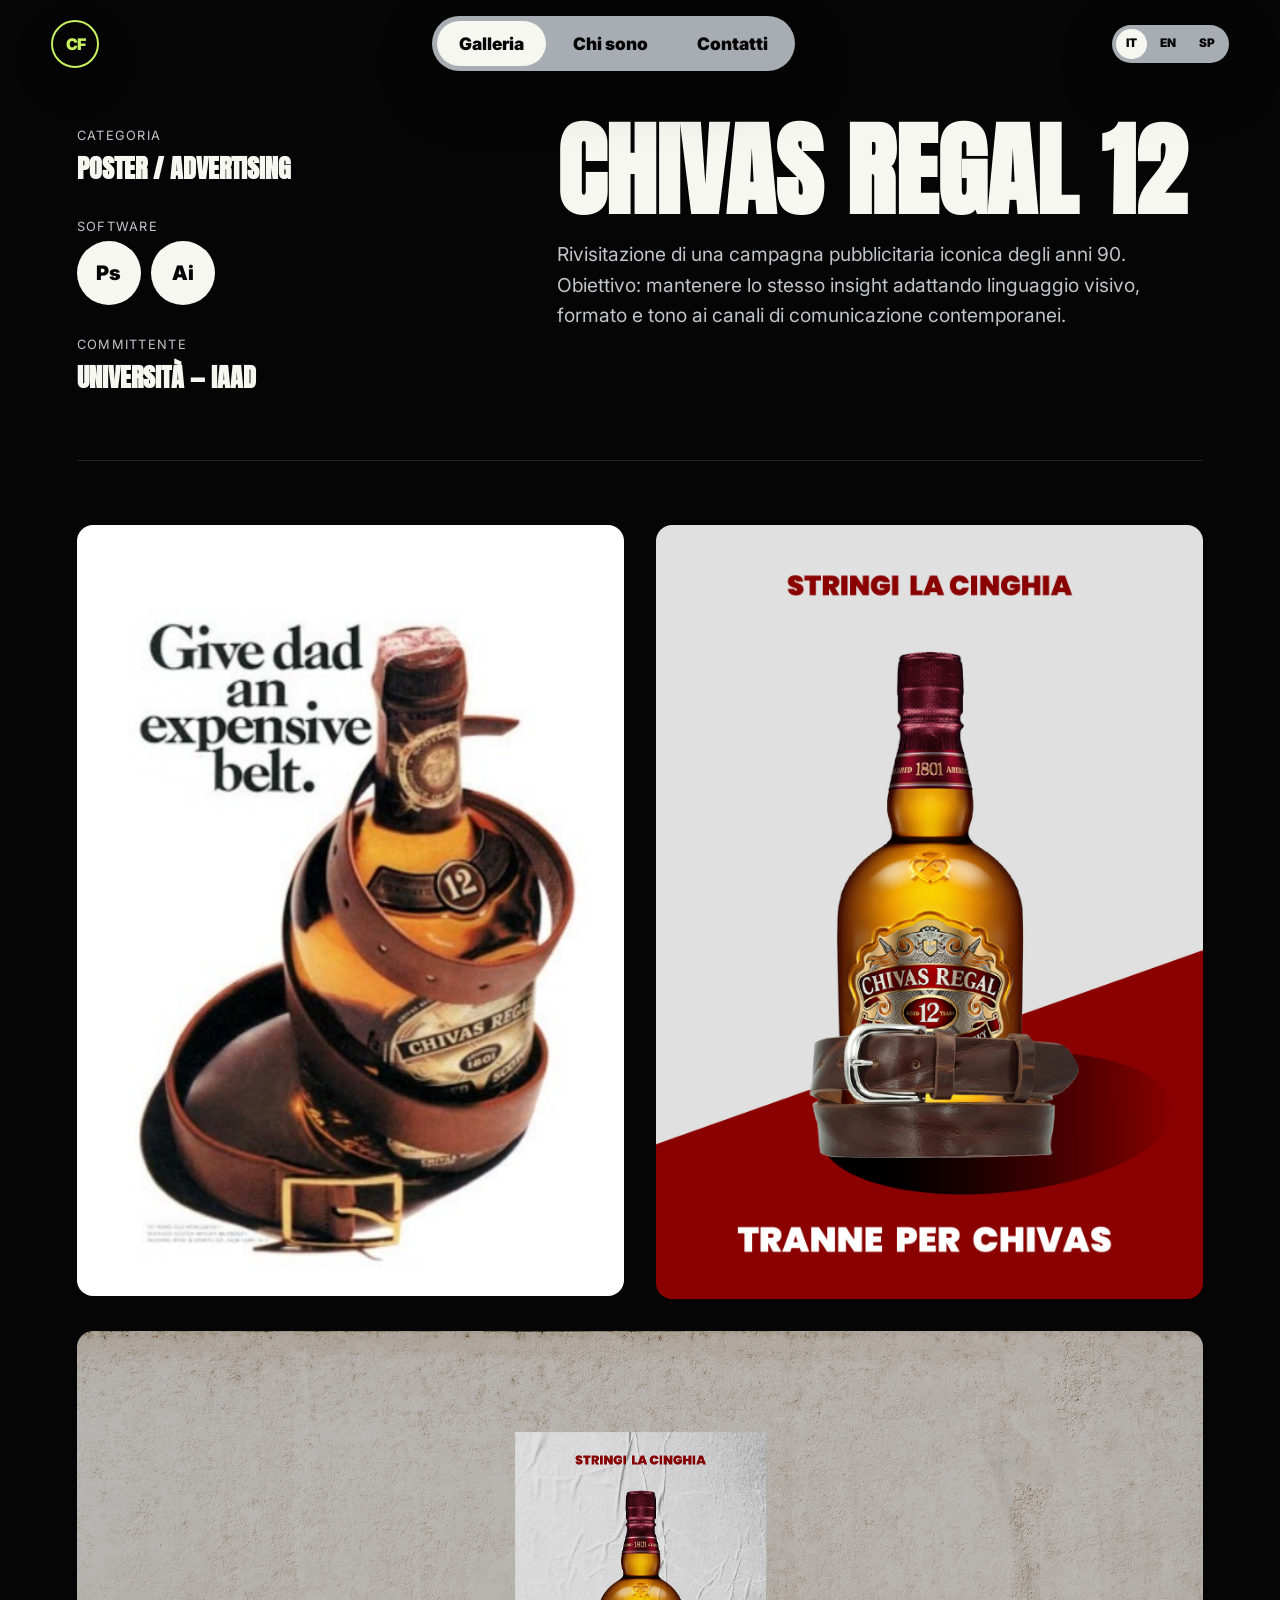
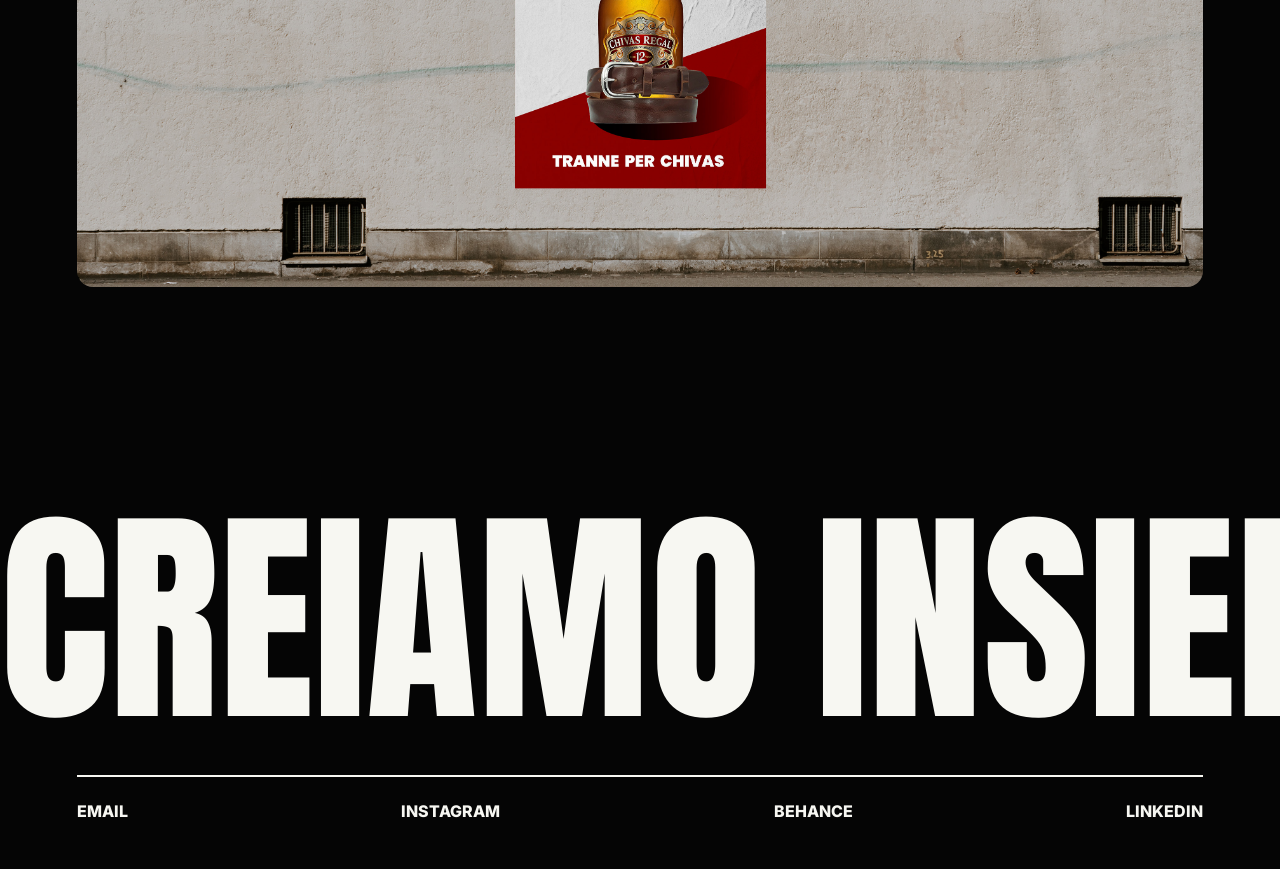
<file: progetto-chivas.html>
<!doctype html>
<html lang="it">
<head>
  <meta charset="utf-8" />
  <meta name="viewport" content="width=device-width, initial-scale=1" />
  <title>Chivas Regal 12 — Ca.Farru</title>
  <link rel="stylesheet" href="style.css" />
  <style>
    .project-page { padding: 8rem 6vw 6rem }
    .project-hero { display: grid; grid-template-columns: 1fr 1.6fr; gap: 6vw; align-items: start; border-bottom: 1px solid #222; padding-bottom: 4rem; margin-bottom: 4rem }
    .project-meta-left { display: flex; flex-direction: column; gap: 2rem }
    .meta-block p { color: var(--grey); font-size: .8rem; text-transform: uppercase; letter-spacing: .1em; margin: 0 0 .4rem }
    .meta-block h3 { font-family: Anton, Impact, sans-serif; font-size: clamp(1.2rem, 2vw, 2rem); text-transform: uppercase; margin: 0 }
    .software-icons { display: flex; gap: 10px; flex-wrap: wrap }
    .sw { width: 52px; height: 52px; border-radius: 50%; background: var(--white); color: var(--black); display: flex; align-items: center; justify-content: center; font-weight: 900; font-size: .8rem }
    .project-title-right h1 { font-family: Anton, Impact, sans-serif; font-size: clamp(3rem, 8vw, 10rem); text-transform: uppercase; line-height: .85; margin: 0 0 1.5rem }
    .brief-text { font-size: clamp(1rem, 1.5vw, 1.3rem); line-height: 1.6; color: var(--grey) }
    .img-full { width: 100%; border-radius: 16px; display: block; margin-bottom: 2rem }
    .two-col { display: grid; grid-template-columns: 1fr 1fr; gap: 2rem; margin-bottom: 2rem }
    .two-col img { width: 100%; border-radius: 16px; display: block }
    .three-col { display: grid; grid-template-columns: 1fr 1fr 1fr; gap: 2rem; margin-bottom: 2rem }
    .three-col img { width: 100%; border-radius: 16px; display: block }
    .section-label { font-size: .8rem; font-weight: 800; text-transform: uppercase; letter-spacing: .12em; color: var(--lime); margin: 3rem 0 1rem }
    @media(max-width:800px){ .project-hero,.two-col,.three-col { grid-template-columns: 1fr } }
  </style>
</head>
<body>
  <header class="topbar">
    <a class="mini-logo" href="index.html">CF</a>
    <nav class="pill-nav">
      <a class="nav-link active" href="galleria.html" data-i18n="nav_gallery">Galleria</a>
      <a class="nav-link" href="about.html" data-i18n="nav_about">Chi sono</a>
      <a class="nav-link" href="contatti.html" data-i18n="nav_contact">Contatti</a>
    </nav>
    <div class="lang-nav">
      <button class="lang-btn active" type="button" data-lang="it">IT</button>
      <button class="lang-btn" type="button" data-lang="en">EN</button>
      <button class="lang-btn" type="button" data-lang="sp">SP</button>
    </div>
  </header>

  <main class="project-page">
    <div class="project-hero">
      <div class="project-meta-left">
        <div class="meta-block">
          <p data-i18n="label_category">Categoria</p>
          <h3 data-i18n="proj_category">Poster / Advertising</h3>
        </div>
        <div class="meta-block">
          <p data-i18n="label_software">Software</p>
          <div class="software-icons"><span class="sw">Ps</span><span class="sw">Ai</span></div>
        </div>
        <div class="meta-block">
          <p data-i18n="label_client">Committente</p>
          <h3 data-i18n="label_client_val">Università — IAAD</h3>
        </div>
      </div>
      <div class="project-title-right">
        <h1 data-i18n="proj_title">Chivas Regal 12</h1>
        <p class="brief-text" data-i18n="proj_brief">Rivisitazione di una campagna pubblicitaria iconica degli anni '90. L'obiettivo era mantenere lo stesso insight originale adattando linguaggio visivo, formato e tono ai canali di comunicazione contemporanei.</p>
      </div>
    </div>
    
    <div class="two-col"><img src="assets/chivas vecchia.png" alt="Campagna originale" /><img src="assets/chivas nuova.jpg" alt="Nuovo poster" /></div><img src="assets/mockup chivas.jpg" alt="Mockup muro" class="img-full" />
  </main>

  <footer class="footer section-black">
    <a class="footer-cta" href="mailto:160499.candy.farruggia@gmail.com">
      <span data-i18n="footer_cta">Creiamo insieme</span>
      <span aria-hidden="true">Creiamo insieme</span>
      <span aria-hidden="true">Creiamo insieme</span>
    </a>
    <div class="footer-row">
      <a href="mailto:160499.candy.farruggia@gmail.com">email</a>
      <a href="#">instagram</a>
      <a href="#">behance</a>
      <a href="https://www.linkedin.com/in/candida-farruggia-71b1a9174/" target="_blank">LinkedIn</a>
    </div>
  </footer>

  <script src="script.js"></script>
  <script>
    const projT = {
      it: {
        nav_gallery:'Galleria', nav_about:'Chi sono', nav_contact:'Contatti',
        label_category:'Categoria', label_software:'Software', label_client:'Committente',
        label_client_val:'Università — IAAD', footer_cta:'Creiamo insieme',
        proj_title:'Chivas Regal 12', proj_category:'Poster / Advertising',
        proj_brief:"Rivisitazione di una campagna pubblicitaria iconica degli anni 90. Obiettivo: mantenere lo stesso insight adattando linguaggio visivo, formato e tono ai canali di comunicazione contemporanei."
      },
      en: {
        nav_gallery:'Gallery', nav_about:'About me', nav_contact:'Contacts',
        label_category:'Category', label_software:'Software', label_client:'Client',
        label_client_val:'University — IAAD', footer_cta:"Let's create together",
        proj_title:'Chivas Regal 12', proj_category:'Poster / Advertising',
        proj_brief:"Revisitation of an iconic 1990s advertising campaign. Goal: maintain the same insight while adapting visual language, format and tone to contemporary communication channels."
      },
      sp: {
        nav_gallery:'Galería', nav_about:'Sobre mí', nav_contact:'Contactos',
        label_category:'Categoría', label_software:'Software', label_client:'Cliente',
        label_client_val:'Universidad — IAAD', footer_cta:'Creamos juntos',
        proj_title:'Chivas Regal 12', proj_category:'Poster / Publicidad',
        proj_brief:"Revisión de una icónica campaña publicitaria de los años 90. Objetivo: mantener el mismo insight adaptando el lenguaje visual, formato y tono a los canales de comunicación contemporáneos."
      }
    };
    function applyLang(lang) {
      const dict = projT[lang] || projT.it;
      document.querySelectorAll('[data-i18n]').forEach(el => {
        const key = el.dataset.i18n;
        if (dict[key]) el.textContent = dict[key];
      });
      document.querySelectorAll('.lang-btn').forEach(b => b.classList.toggle('active', b.dataset.lang === lang));
      document.documentElement.lang = lang === 'sp' ? 'es' : lang;
      localStorage.setItem('cafarru-lang', lang);
    }

    const savedLang = localStorage.getItem('cafarru-lang') || 'it';
    applyLang(savedLang);
    document.querySelectorAll('.lang-btn').forEach(btn => {
      btn.addEventListener('click', () => applyLang(btn.dataset.lang));
    });
  </script>
</body>
</html>
</file>
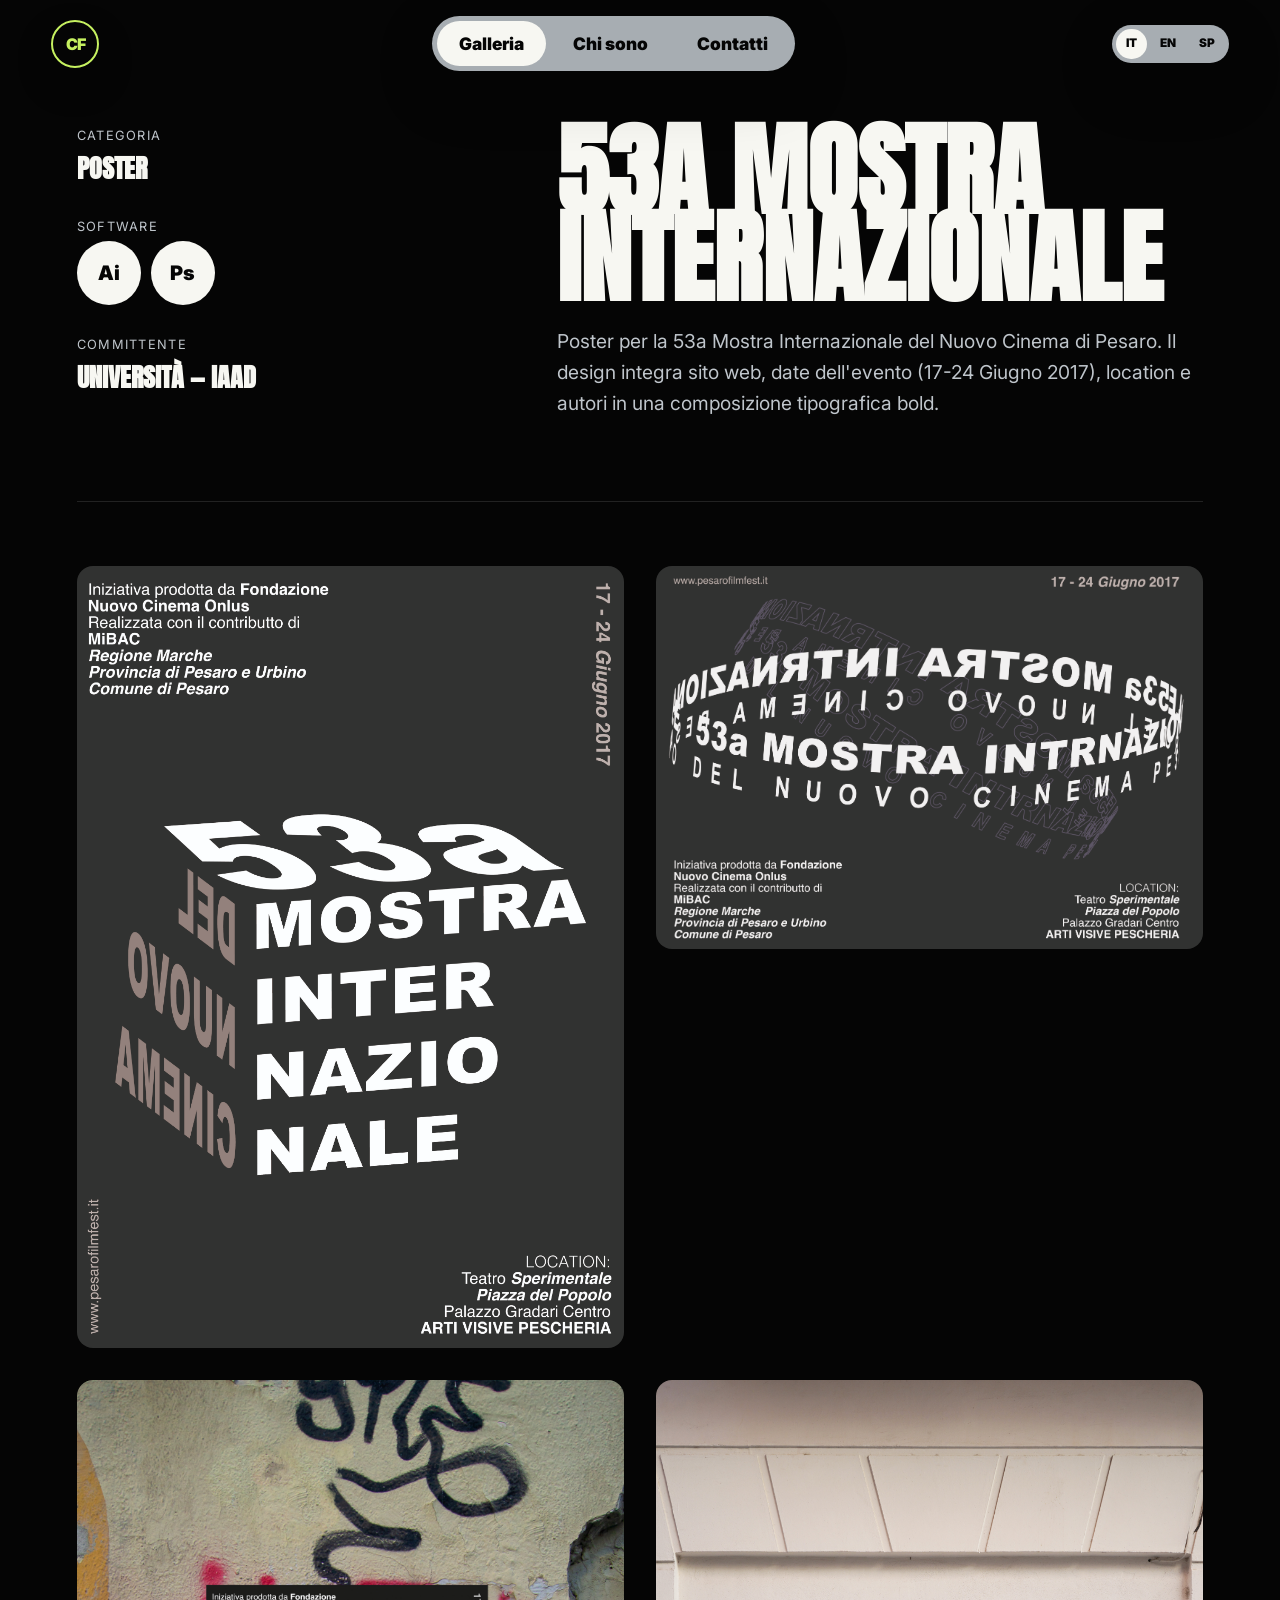
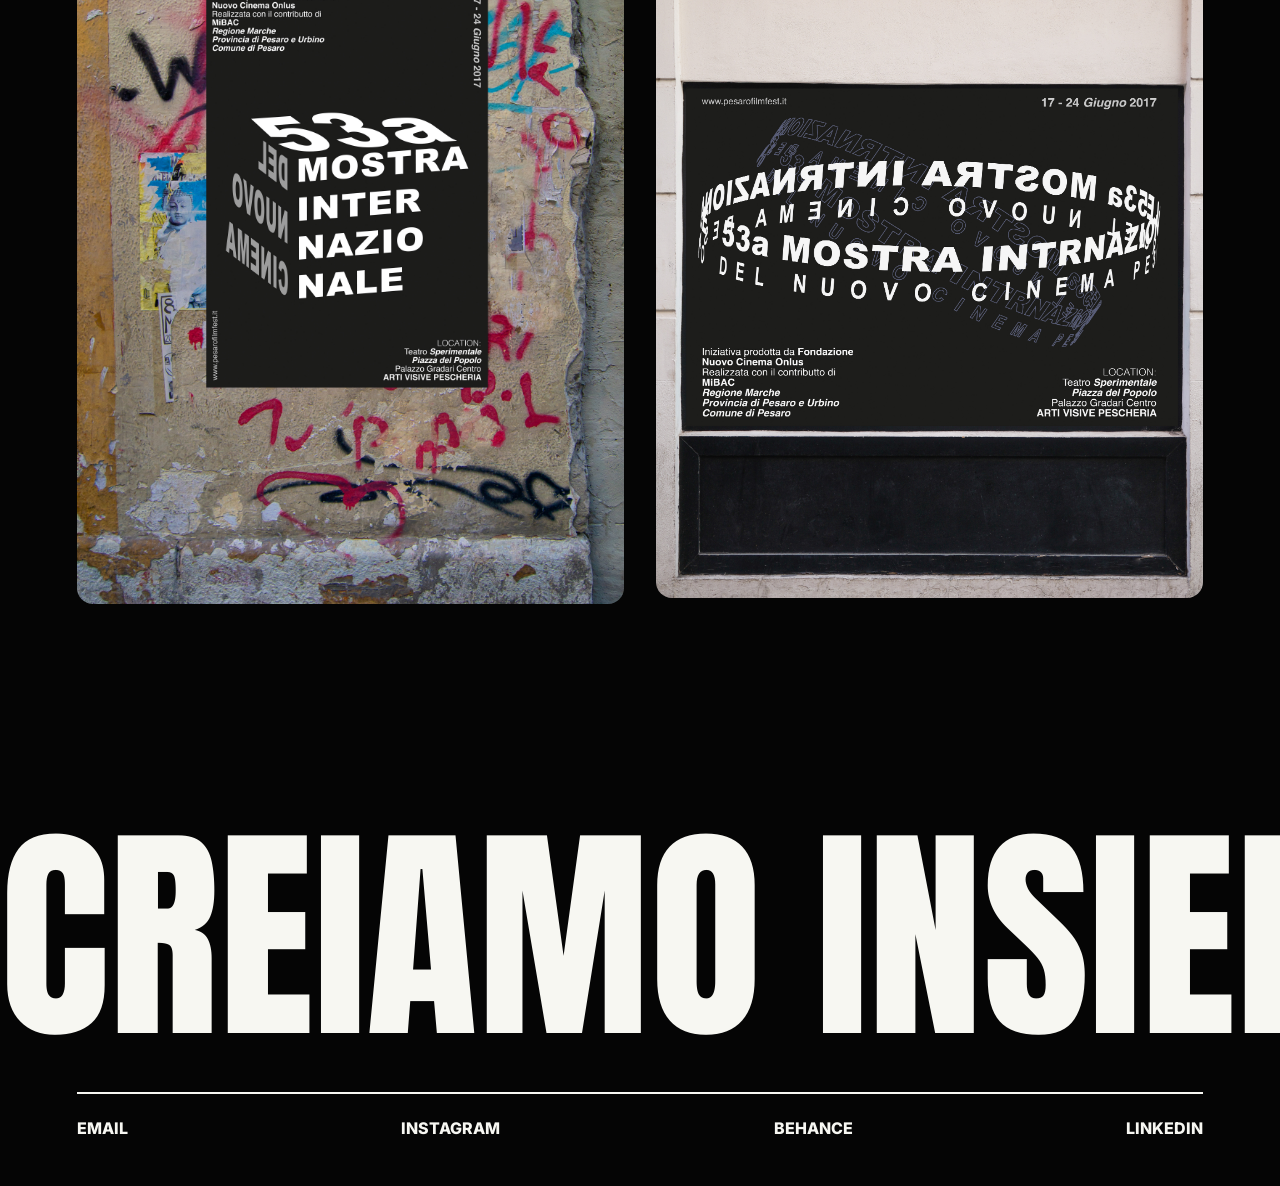
<file: progetto-cinema.html>
<!doctype html>
<html lang="it">
<head>
  <meta charset="utf-8" />
  <meta name="viewport" content="width=device-width, initial-scale=1" />
  <title>53a Mostra Internazionale — Ca.Farru</title>
  <link rel="stylesheet" href="style.css" />
  <style>
    .project-page { padding: 8rem 6vw 6rem }
    .project-hero { display: grid; grid-template-columns: 1fr 1.6fr; gap: 6vw; align-items: start; border-bottom: 1px solid #222; padding-bottom: 4rem; margin-bottom: 4rem }
    .project-meta-left { display: flex; flex-direction: column; gap: 2rem }
    .meta-block p { color: var(--grey); font-size: .8rem; text-transform: uppercase; letter-spacing: .1em; margin: 0 0 .4rem }
    .meta-block h3 { font-family: Anton, Impact, sans-serif; font-size: clamp(1.2rem, 2vw, 2rem); text-transform: uppercase; margin: 0 }
    .software-icons { display: flex; gap: 10px; flex-wrap: wrap }
    .sw { width: 52px; height: 52px; border-radius: 50%; background: var(--white); color: var(--black); display: flex; align-items: center; justify-content: center; font-weight: 900; font-size: .8rem }
    .project-title-right h1 { font-family: Anton, Impact, sans-serif; font-size: clamp(3rem, 8vw, 10rem); text-transform: uppercase; line-height: .85; margin: 0 0 1.5rem }
    .brief-text { font-size: clamp(1rem, 1.5vw, 1.3rem); line-height: 1.6; color: var(--grey) }
    .img-full { width: 100%; border-radius: 16px; display: block; margin-bottom: 2rem }
    .two-col { display: grid; grid-template-columns: 1fr 1fr; gap: 2rem; margin-bottom: 2rem }
    .two-col img { width: 100%; border-radius: 16px; display: block }
    .three-col { display: grid; grid-template-columns: 1fr 1fr 1fr; gap: 2rem; margin-bottom: 2rem }
    .three-col img { width: 100%; border-radius: 16px; display: block }
    .section-label { font-size: .8rem; font-weight: 800; text-transform: uppercase; letter-spacing: .12em; color: var(--lime); margin: 3rem 0 1rem }
    @media(max-width:800px){ .project-hero,.two-col,.three-col { grid-template-columns: 1fr } }
  </style>
</head>
<body>
  <header class="topbar">
    <a class="mini-logo" href="index.html">CF</a>
    <nav class="pill-nav">
      <a class="nav-link active" href="galleria.html" data-i18n="nav_gallery">Galleria</a>
      <a class="nav-link" href="about.html" data-i18n="nav_about">Chi sono</a>
      <a class="nav-link" href="contatti.html" data-i18n="nav_contact">Contatti</a>
    </nav>
    <div class="lang-nav">
      <button class="lang-btn active" type="button" data-lang="it">IT</button>
      <button class="lang-btn" type="button" data-lang="en">EN</button>
      <button class="lang-btn" type="button" data-lang="sp">SP</button>
    </div>
  </header>

  <main class="project-page">
    <div class="project-hero">
      <div class="project-meta-left">
        <div class="meta-block">
          <p data-i18n="label_category">Categoria</p>
          <h3 data-i18n="proj_category">Poster</h3>
        </div>
        <div class="meta-block">
          <p data-i18n="label_software">Software</p>
          <div class="software-icons"><span class="sw">Ai</span><span class="sw">Ps</span></div>
        </div>
        <div class="meta-block">
          <p data-i18n="label_client">Committente</p>
          <h3 data-i18n="label_client_val">Università — IAAD</h3>
        </div>
      </div>
      <div class="project-title-right">
        <h1 data-i18n="proj_title">53a Mostra Internazionale</h1>
        <p class="brief-text" data-i18n="proj_brief">Poster per la 53a Mostra Internazionale del Nuovo Cinema di Pesaro. Il design integra sito web, date (17-24 Giugno 2017), location e autori in una composizione tipografica bold e tridimensionale.</p>
      </div>
    </div>
    
    <div class="two-col"><img src="assets/cinema 1.jpg" alt="Poster versione 1" /><img src="assets/cinema 2.jpg" alt="Poster versione 2" /></div><div class="two-col"><img src="assets/mockup cinema 1.2.jpg" alt="Mockup muro 1" /><img src="assets/mockup cinema 2.2.jpg" alt="Mockup muro 2" /></div>
  </main>

  <footer class="footer section-black">
    <a class="footer-cta" href="mailto:160499.candy.farruggia@gmail.com">
      <span data-i18n="footer_cta">Creiamo insieme</span>
      <span aria-hidden="true">Creiamo insieme</span>
      <span aria-hidden="true">Creiamo insieme</span>
    </a>
    <div class="footer-row">
      <a href="mailto:160499.candy.farruggia@gmail.com">email</a>
      <a href="#">instagram</a>
      <a href="#">behance</a>
      <a href="https://www.linkedin.com/in/candida-farruggia-71b1a9174/" target="_blank">LinkedIn</a>
    </div>
  </footer>

  <script src="script.js"></script>
  <script>
    const projT = {
      it: {
        nav_gallery:'Galleria', nav_about:'Chi sono', nav_contact:'Contatti',
        label_category:'Categoria', label_software:'Software', label_client:'Committente',
        label_client_val:'Università — IAAD', footer_cta:'Creiamo insieme',
        proj_title:'53a Mostra Internazionale', proj_category:'Poster',
        proj_brief:"Poster per la 53a Mostra Internazionale del Nuovo Cinema di Pesaro. Il design integra sito web, date dell'evento (17-24 Giugno 2017), location e autori in una composizione tipografica bold."
      },
      en: {
        nav_gallery:'Gallery', nav_about:'About me', nav_contact:'Contacts',
        label_category:'Category', label_software:'Software', label_client:'Client',
        label_client_val:'University — IAAD', footer_cta:"Let's create together",
        proj_title:'53rd International Exhibition', proj_category:'Poster',
        proj_brief:"Poster for the 53rd International Exhibition of New Cinema in Pesaro. The design integrates the website, event dates (June 17-24, 2017), location and authors in a bold typographic composition."
      },
      sp: {
        nav_gallery:'Galería', nav_about:'Sobre mí', nav_contact:'Contactos',
        label_category:'Categoría', label_software:'Software', label_client:'Cliente',
        label_client_val:'Universidad — IAAD', footer_cta:'Creamos juntos',
        proj_title:'53a Muestra Internacional', proj_category:'Póster',
        proj_brief:"Póster para la 53a Muestra Internacional del Nuevo Cine de Pesaro. El diseño integra el sitio web, fechas del evento (17-24 de junio de 2017), ubicación y autores en una composición tipográfica bold."
      }
    };
    function applyLang(lang) {
      const dict = projT[lang] || projT.it;
      document.querySelectorAll('[data-i18n]').forEach(el => {
        const key = el.dataset.i18n;
        if (dict[key]) el.textContent = dict[key];
      });
      document.querySelectorAll('.lang-btn').forEach(b => b.classList.toggle('active', b.dataset.lang === lang));
      document.documentElement.lang = lang === 'sp' ? 'es' : lang;
      localStorage.setItem('cafarru-lang', lang);
    }

    const savedLang = localStorage.getItem('cafarru-lang') || 'it';
    applyLang(savedLang);
    document.querySelectorAll('.lang-btn').forEach(btn => {
      btn.addEventListener('click', () => applyLang(btn.dataset.lang));
    });
  </script>
</body>
</html>
</file>
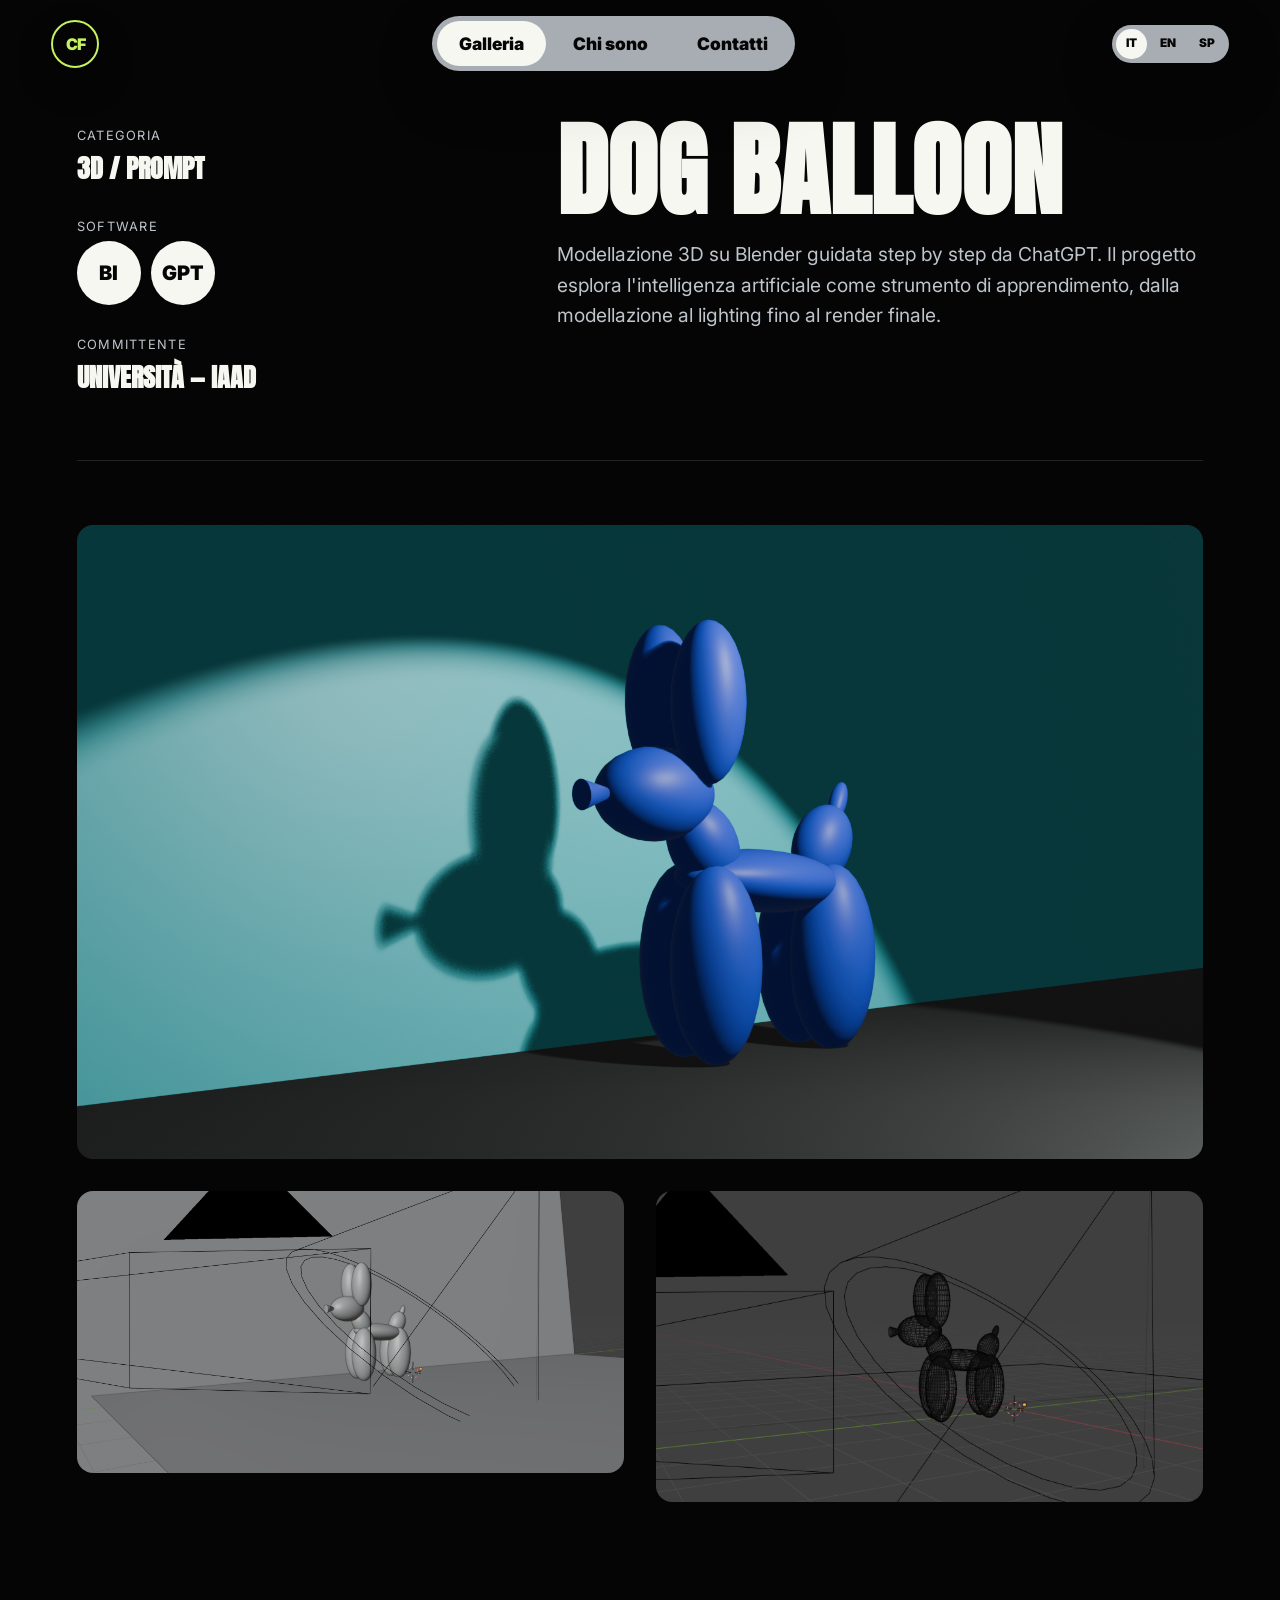
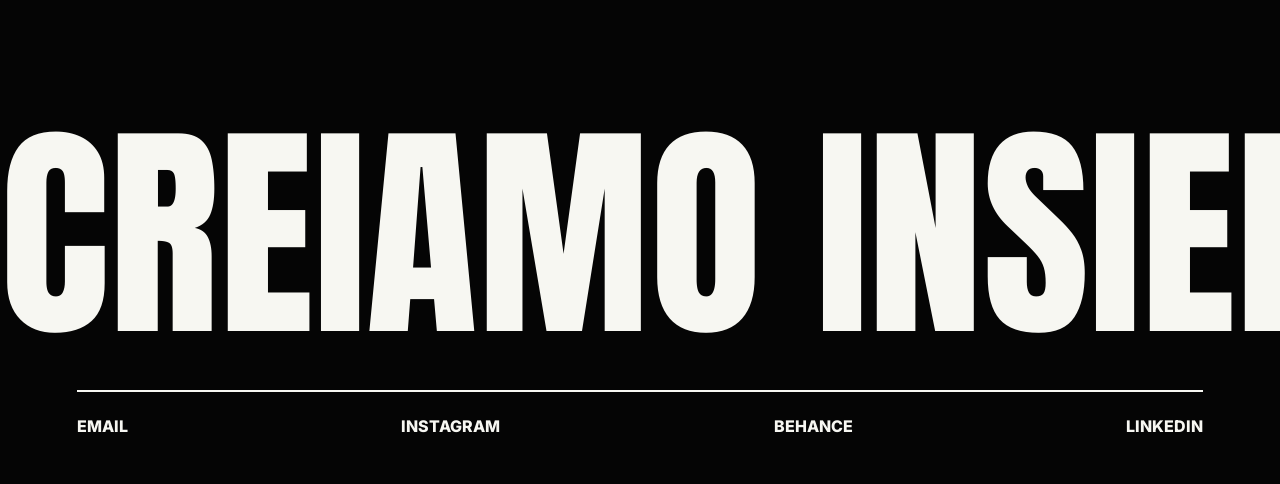
<file: progetto-dog-balloon.html>
<!doctype html>
<html lang="it">
<head>
  <meta charset="utf-8" />
  <meta name="viewport" content="width=device-width, initial-scale=1" />
  <title>Dog Balloon — Ca.Farru</title>
  <link rel="stylesheet" href="style.css" />
  <style>
    .project-page { padding: 8rem 6vw 6rem }
    .project-hero { display: grid; grid-template-columns: 1fr 1.6fr; gap: 6vw; align-items: start; border-bottom: 1px solid #222; padding-bottom: 4rem; margin-bottom: 4rem }
    .project-meta-left { display: flex; flex-direction: column; gap: 2rem }
    .meta-block p { color: var(--grey); font-size: .8rem; text-transform: uppercase; letter-spacing: .1em; margin: 0 0 .4rem }
    .meta-block h3 { font-family: Anton, Impact, sans-serif; font-size: clamp(1.2rem, 2vw, 2rem); text-transform: uppercase; margin: 0 }
    .software-icons { display: flex; gap: 10px; flex-wrap: wrap }
    .sw { width: 52px; height: 52px; border-radius: 50%; background: var(--white); color: var(--black); display: flex; align-items: center; justify-content: center; font-weight: 900; font-size: .8rem }
    .project-title-right h1 { font-family: Anton, Impact, sans-serif; font-size: clamp(3rem, 8vw, 10rem); text-transform: uppercase; line-height: .85; margin: 0 0 1.5rem }
    .brief-text { font-size: clamp(1rem, 1.5vw, 1.3rem); line-height: 1.6; color: var(--grey) }
    .img-full { width: 100%; border-radius: 16px; display: block; margin-bottom: 2rem }
    .two-col { display: grid; grid-template-columns: 1fr 1fr; gap: 2rem; margin-bottom: 2rem }
    .two-col img { width: 100%; border-radius: 16px; display: block }
    .three-col { display: grid; grid-template-columns: 1fr 1fr 1fr; gap: 2rem; margin-bottom: 2rem }
    .three-col img { width: 100%; border-radius: 16px; display: block }
    .section-label { font-size: .8rem; font-weight: 800; text-transform: uppercase; letter-spacing: .12em; color: var(--lime); margin: 3rem 0 1rem }
    @media(max-width:800px){ .project-hero,.two-col,.three-col { grid-template-columns: 1fr } }
  </style>
</head>
<body>
  <header class="topbar">
    <a class="mini-logo" href="index.html">CF</a>
    <nav class="pill-nav">
      <a class="nav-link active" href="galleria.html" data-i18n="nav_gallery">Galleria</a>
      <a class="nav-link" href="about.html" data-i18n="nav_about">Chi sono</a>
      <a class="nav-link" href="contatti.html" data-i18n="nav_contact">Contatti</a>
    </nav>
    <div class="lang-nav">
      <button class="lang-btn active" type="button" data-lang="it">IT</button>
      <button class="lang-btn" type="button" data-lang="en">EN</button>
      <button class="lang-btn" type="button" data-lang="sp">SP</button>
    </div>
  </header>

  <main class="project-page">
    <div class="project-hero">
      <div class="project-meta-left">
        <div class="meta-block">
          <p data-i18n="label_category">Categoria</p>
          <h3 data-i18n="proj_category">3D / Prompt</h3>
        </div>
        <div class="meta-block">
          <p data-i18n="label_software">Software</p>
          <div class="software-icons"><span class="sw">Bl</span><span class="sw">GPT</span></div>
        </div>
        <div class="meta-block">
          <p data-i18n="label_client">Committente</p>
          <h3 data-i18n="label_client_val">Università — IAAD</h3>
        </div>
      </div>
      <div class="project-title-right">
        <h1 data-i18n="proj_title">Dog Balloon</h1>
        <p class="brief-text" data-i18n="proj_brief">Modellazione 3D realizzata su Blender, guidata step by step da ChatGPT. Il progetto esplora l'uso dell'intelligenza artificiale come strumento di apprendimento, dalla modellazione al lighting fino al render finale.</p>
      </div>
    </div>
    <img src="assets/balloon dog.png" alt="Dog Balloon render finale" class="img-full" />
    <div class="two-col"><img src="assets/ballon 1.png" alt="Wireframe 1" /><img src="assets/ballon 2.png" alt="Wireframe 2" /></div>
  </main>

  <footer class="footer section-black">
    <a class="footer-cta" href="mailto:160499.candy.farruggia@gmail.com">
      <span data-i18n="footer_cta">Creiamo insieme</span>
      <span aria-hidden="true">Creiamo insieme</span>
      <span aria-hidden="true">Creiamo insieme</span>
    </a>
    <div class="footer-row">
      <a href="mailto:160499.candy.farruggia@gmail.com">email</a>
      <a href="#">instagram</a>
      <a href="#">behance</a>
      <a href="https://www.linkedin.com/in/candida-farruggia-71b1a9174/" target="_blank">LinkedIn</a>
    </div>
  </footer>

  <script src="script.js"></script>
  <script>
    const projT = {
      it: {
        nav_gallery:'Galleria', nav_about:'Chi sono', nav_contact:'Contatti',
        label_category:'Categoria', label_software:'Software', label_client:'Committente',
        label_client_val:'Università — IAAD', footer_cta:'Creiamo insieme',
        proj_title:'Dog Balloon', proj_category:'3D / Prompt',
        proj_brief:"Modellazione 3D su Blender guidata step by step da ChatGPT. Il progetto esplora l'intelligenza artificiale come strumento di apprendimento, dalla modellazione al lighting fino al render finale."
      },
      en: {
        nav_gallery:'Gallery', nav_about:'About me', nav_contact:'Contacts',
        label_category:'Category', label_software:'Software', label_client:'Client',
        label_client_val:'University — IAAD', footer_cta:"Let's create together",
        proj_title:'Dog Balloon', proj_category:'3D / Prompt',
        proj_brief:"3D modeling in Blender guided step by step by ChatGPT. The project explores artificial intelligence as a learning tool, from modeling to lighting to the final render."
      },
      sp: {
        nav_gallery:'Galería', nav_about:'Sobre mí', nav_contact:'Contactos',
        label_category:'Categoría', label_software:'Software', label_client:'Cliente',
        label_client_val:'Universidad — IAAD', footer_cta:'Creamos juntos',
        proj_title:'Dog Balloon', proj_category:'3D / Prompt',
        proj_brief:"Modelado 3D en Blender guiado paso a paso por ChatGPT. El proyecto explora la inteligencia artificial como herramienta de aprendizaje, desde el modelado hasta la iluminación y el render final."
      }
    };
    function applyLang(lang) {
      const dict = projT[lang] || projT.it;
      document.querySelectorAll('[data-i18n]').forEach(el => {
        const key = el.dataset.i18n;
        if (dict[key]) el.textContent = dict[key];
      });
      document.querySelectorAll('.lang-btn').forEach(b => b.classList.toggle('active', b.dataset.lang === lang));
      document.documentElement.lang = lang === 'sp' ? 'es' : lang;
      localStorage.setItem('cafarru-lang', lang);
    }

    const savedLang = localStorage.getItem('cafarru-lang') || 'it';
    applyLang(savedLang);
    document.querySelectorAll('.lang-btn').forEach(btn => {
      btn.addEventListener('click', () => applyLang(btn.dataset.lang));
    });
  </script>
</body>
</html>
</file>
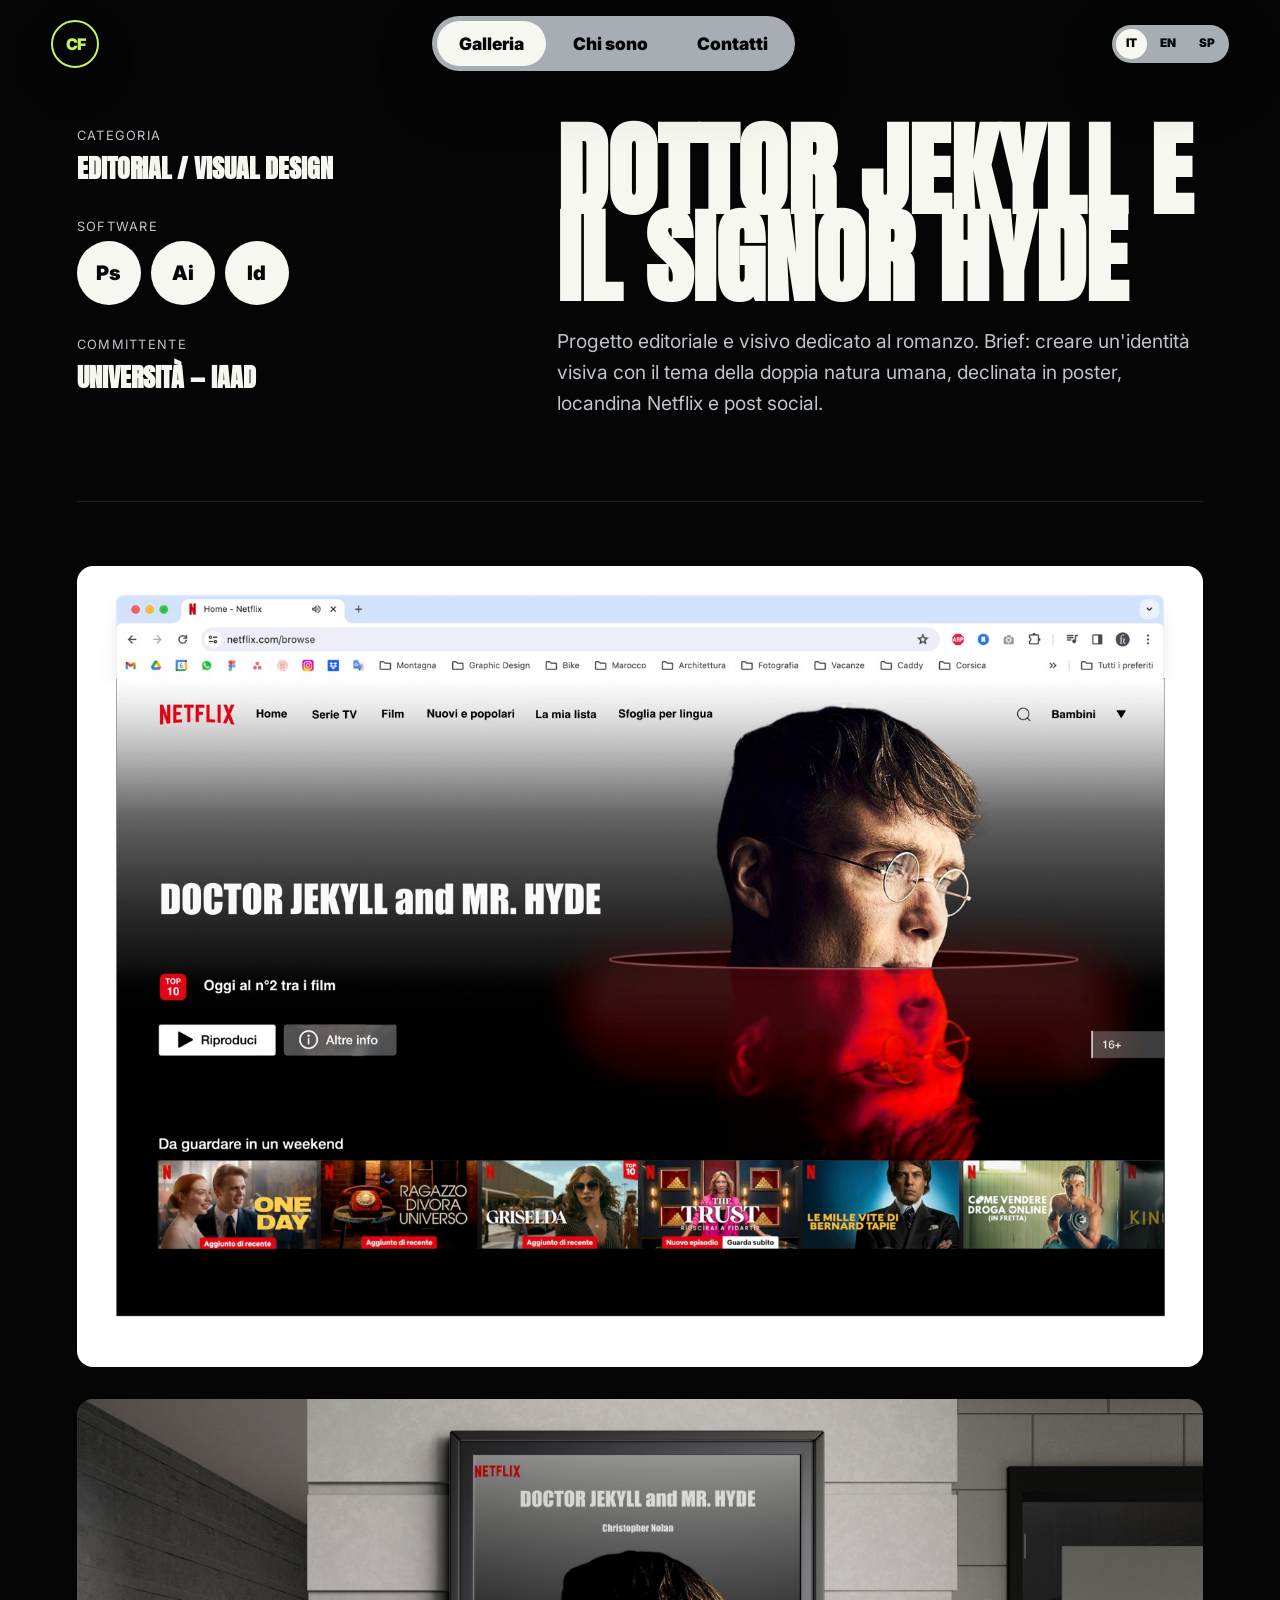
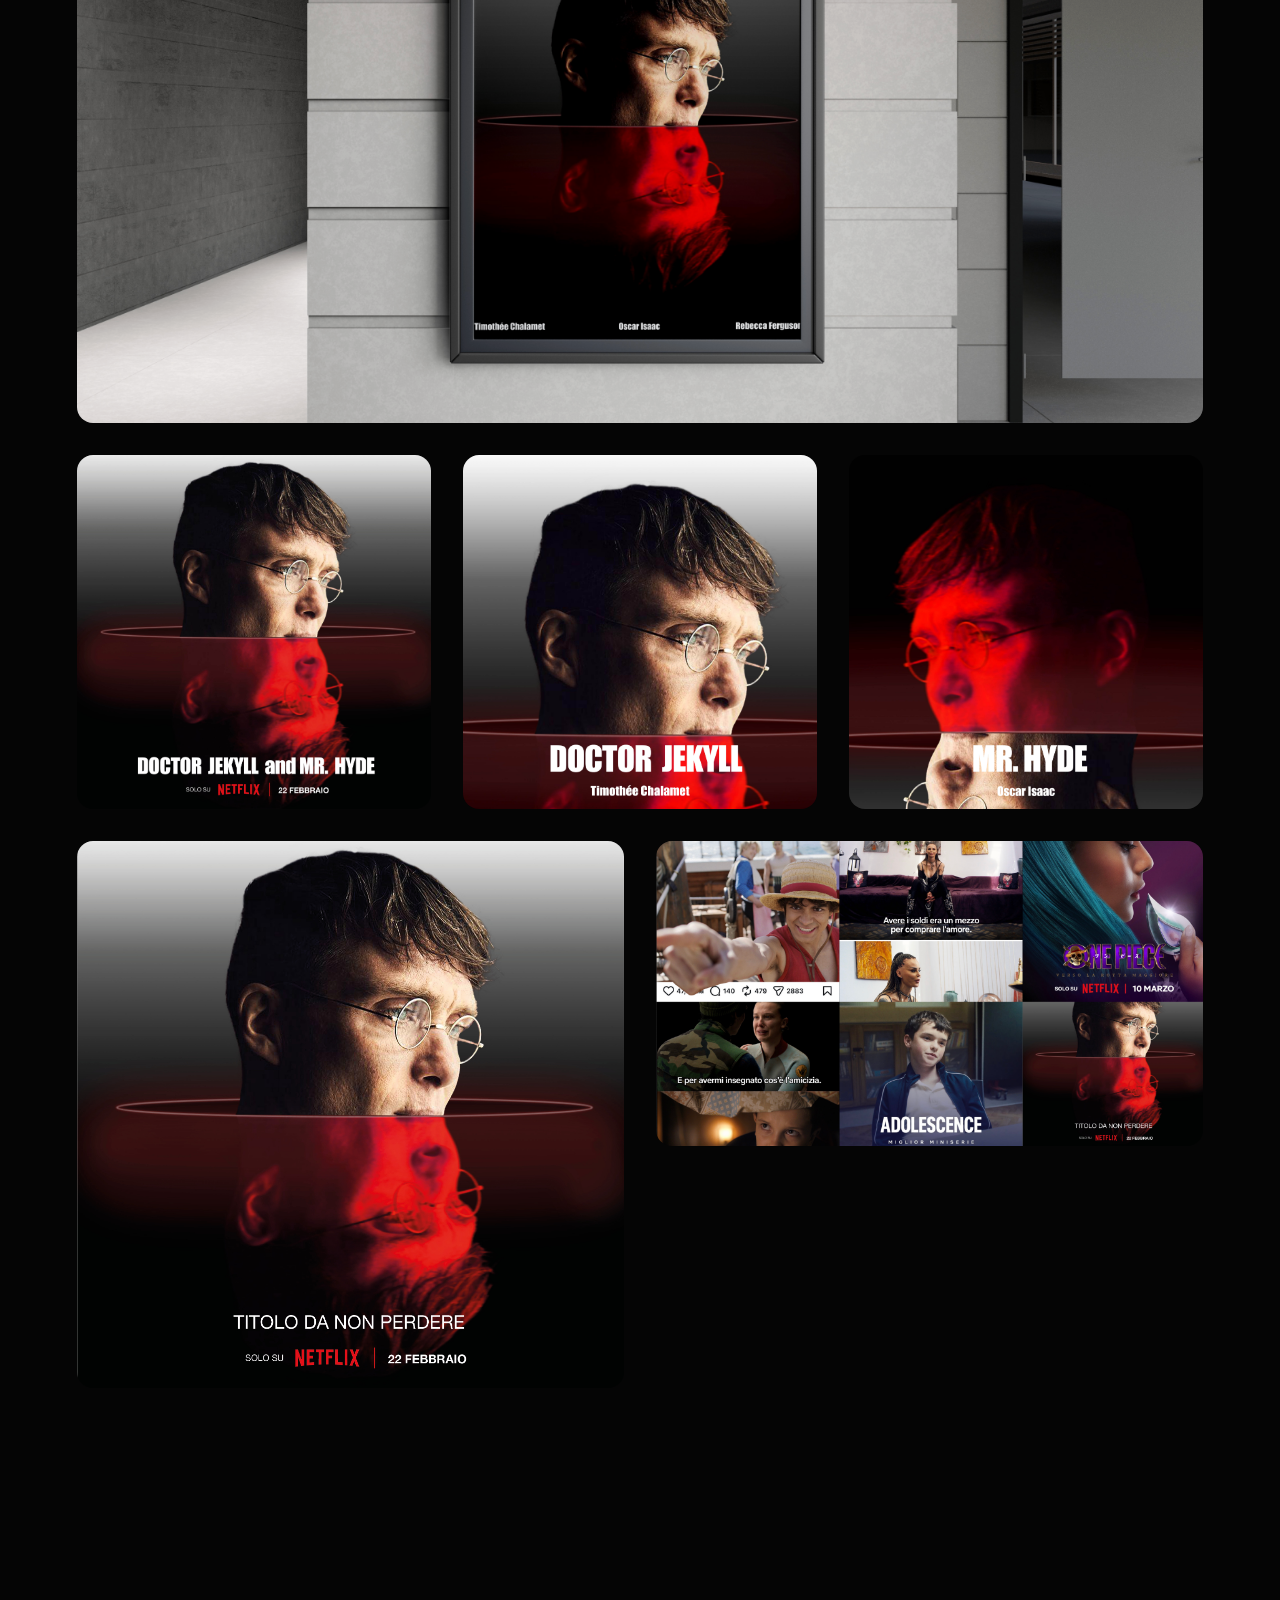
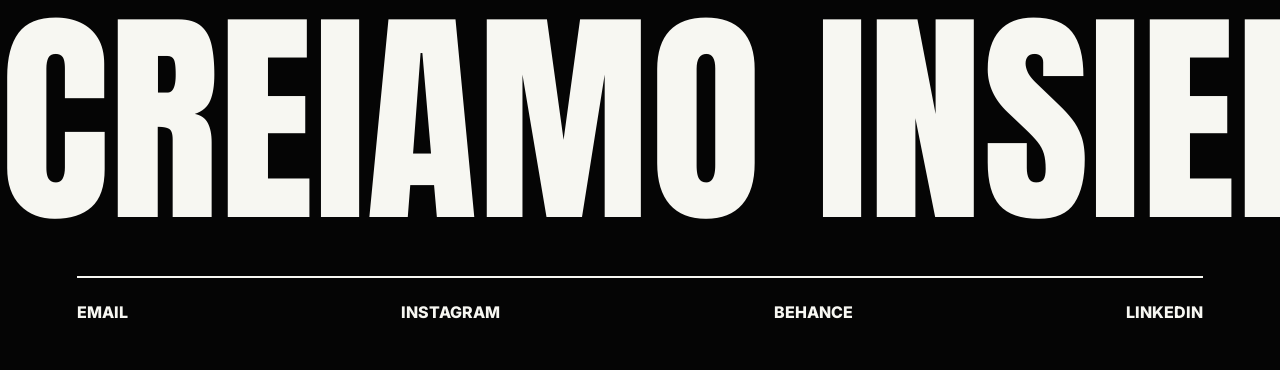
<file: progetto-dottor-jekyll.html>
<!doctype html>
<html lang="it">
<head>
  <meta charset="utf-8" />
  <meta name="viewport" content="width=device-width, initial-scale=1" />
  <title>Dottor Jekyll e il Signor Hyde — Ca.Farru</title>
  <link rel="stylesheet" href="style.css" />
  <style>
    .project-page { padding: 8rem 6vw 6rem }
    .project-hero { display: grid; grid-template-columns: 1fr 1.6fr; gap: 6vw; align-items: start; border-bottom: 1px solid #222; padding-bottom: 4rem; margin-bottom: 4rem }
    .project-meta-left { display: flex; flex-direction: column; gap: 2rem }
    .meta-block p { color: var(--grey); font-size: .8rem; text-transform: uppercase; letter-spacing: .1em; margin: 0 0 .4rem }
    .meta-block h3 { font-family: Anton, Impact, sans-serif; font-size: clamp(1.2rem, 2vw, 2rem); text-transform: uppercase; margin: 0 }
    .software-icons { display: flex; gap: 10px; flex-wrap: wrap }
    .sw { width: 52px; height: 52px; border-radius: 50%; background: var(--white); color: var(--black); display: flex; align-items: center; justify-content: center; font-weight: 900; font-size: .8rem }
    .project-title-right h1 { font-family: Anton, Impact, sans-serif; font-size: clamp(3rem, 8vw, 10rem); text-transform: uppercase; line-height: .85; margin: 0 0 1.5rem }
    .brief-text { font-size: clamp(1rem, 1.5vw, 1.3rem); line-height: 1.6; color: var(--grey) }
    .img-full { width: 100%; border-radius: 16px; display: block; margin-bottom: 2rem }
    .two-col { display: grid; grid-template-columns: 1fr 1fr; gap: 2rem; margin-bottom: 2rem }
    .two-col img { width: 100%; border-radius: 16px; display: block }
    .three-col { display: grid; grid-template-columns: 1fr 1fr 1fr; gap: 2rem; margin-bottom: 2rem }
    .three-col img { width: 100%; border-radius: 16px; display: block }
    .section-label { font-size: .8rem; font-weight: 800; text-transform: uppercase; letter-spacing: .12em; color: var(--lime); margin: 3rem 0 1rem }
    @media(max-width:800px){ .project-hero,.two-col,.three-col { grid-template-columns: 1fr } }
  </style>
</head>
<body>
  <header class="topbar">
    <a class="mini-logo" href="index.html">CF</a>
    <nav class="pill-nav">
      <a class="nav-link active" href="galleria.html" data-i18n="nav_gallery">Galleria</a>
      <a class="nav-link" href="about.html" data-i18n="nav_about">Chi sono</a>
      <a class="nav-link" href="contatti.html" data-i18n="nav_contact">Contatti</a>
    </nav>
    <div class="lang-nav">
      <button class="lang-btn active" type="button" data-lang="it">IT</button>
      <button class="lang-btn" type="button" data-lang="en">EN</button>
      <button class="lang-btn" type="button" data-lang="sp">SP</button>
    </div>
  </header>

  <main class="project-page">
    <div class="project-hero">
      <div class="project-meta-left">
        <div class="meta-block">
          <p data-i18n="label_category">Categoria</p>
          <h3 data-i18n="proj_category">Editorial / Visual Design</h3>
        </div>
        <div class="meta-block">
          <p data-i18n="label_software">Software</p>
          <div class="software-icons"><span class="sw">Ps</span><span class="sw">Ai</span><span class="sw">Id</span></div>
        </div>
        <div class="meta-block">
          <p data-i18n="label_client">Committente</p>
          <h3 data-i18n="label_client_val">Università — IAAD</h3>
        </div>
      </div>
      <div class="project-title-right">
        <h1 data-i18n="proj_title">Dottor Jekyll e il Signor Hyde</h1>
        <p class="brief-text" data-i18n="proj_brief">Progetto editoriale e visivo dedicato al romanzo. Il brief richiedeva di creare un'identità visiva coerente con il tema della doppia natura umana, declinata in poster, locandina Netflix, post social e mockup ambientati.</p>
      </div>
    </div>
    <img src="assets/MOCKUP NETFLIX.jpg" alt="Jekyll mockup Netflix" class="img-full" /><img src="assets/locandina netflix.png" alt="Jekyll locandina" class="img-full" />
    <div class="three-col"><img src="assets/poster S.jpg" alt="Poster Jekyll" /><img src="assets/poster S2.jpg" alt="Poster titolo" /><img src="assets/poster S3.jpg" alt="Poster Hyde" /></div><div class="two-col"><img src="assets/poster 4.jpg" alt="Poster quadrato" /><img src="assets/profilo instagram netflix.png" alt="Profilo Instagram" /></div>
  </main>

  <footer class="footer section-black">
    <a class="footer-cta" href="mailto:160499.candy.farruggia@gmail.com">
      <span data-i18n="footer_cta">Creiamo insieme</span>
      <span aria-hidden="true">Creiamo insieme</span>
      <span aria-hidden="true">Creiamo insieme</span>
    </a>
    <div class="footer-row">
      <a href="mailto:160499.candy.farruggia@gmail.com">email</a>
      <a href="#">instagram</a>
      <a href="#">behance</a>
      <a href="https://www.linkedin.com/in/candida-farruggia-71b1a9174/" target="_blank">LinkedIn</a>
    </div>
  </footer>

  <script src="script.js"></script>
  <script>
    const projT = {
      it: {
        nav_gallery:'Galleria', nav_about:'Chi sono', nav_contact:'Contatti',
        label_category:'Categoria', label_software:'Software', label_client:'Committente',
        label_client_val:'Università — IAAD', footer_cta:'Creiamo insieme',
        proj_title:'Dottor Jekyll e il Signor Hyde', proj_category:'Editorial / Visual Design',
        proj_brief:"Progetto editoriale e visivo dedicato al romanzo. Brief: creare un'identità visiva con il tema della doppia natura umana, declinata in poster, locandina Netflix e post social."
      },
      en: {
        nav_gallery:'Gallery', nav_about:'About me', nav_contact:'Contacts',
        label_category:'Category', label_software:'Software', label_client:'Client',
        label_client_val:'University — IAAD', footer_cta:"Let's create together",
        proj_title:'Doctor Jekyll and Mr. Hyde', proj_category:'Editorial / Visual Design',
        proj_brief:"Editorial and visual project based on the novel. Brief: create a visual identity around the theme of human dual nature, developed into posters, a Netflix cover and social posts."
      },
      sp: {
        nav_gallery:'Galería', nav_about:'Sobre mí', nav_contact:'Contactos',
        label_category:'Categoría', label_software:'Software', label_client:'Cliente',
        label_client_val:'Universidad — IAAD', footer_cta:'Creamos juntos',
        proj_title:'Doctor Jekyll y el Señor Hyde', proj_category:'Editorial / Diseño Visual',
        proj_brief:"Proyecto editorial y visual basado en la novela. Brief: crear una identidad visual en torno al tema de la doble naturaleza humana, plasmada en pósters, carátula de Netflix y posts sociales."
      }
    };
    function applyLang(lang) {
      const dict = projT[lang] || projT.it;
      document.querySelectorAll('[data-i18n]').forEach(el => {
        const key = el.dataset.i18n;
        if (dict[key]) el.textContent = dict[key];
      });
      document.querySelectorAll('.lang-btn').forEach(b => b.classList.toggle('active', b.dataset.lang === lang));
      document.documentElement.lang = lang === 'sp' ? 'es' : lang;
      localStorage.setItem('cafarru-lang', lang);
    }

    const savedLang = localStorage.getItem('cafarru-lang') || 'it';
    applyLang(savedLang);
    document.querySelectorAll('.lang-btn').forEach(btn => {
      btn.addEventListener('click', () => applyLang(btn.dataset.lang));
    });
  </script>
</body>
</html>
</file>
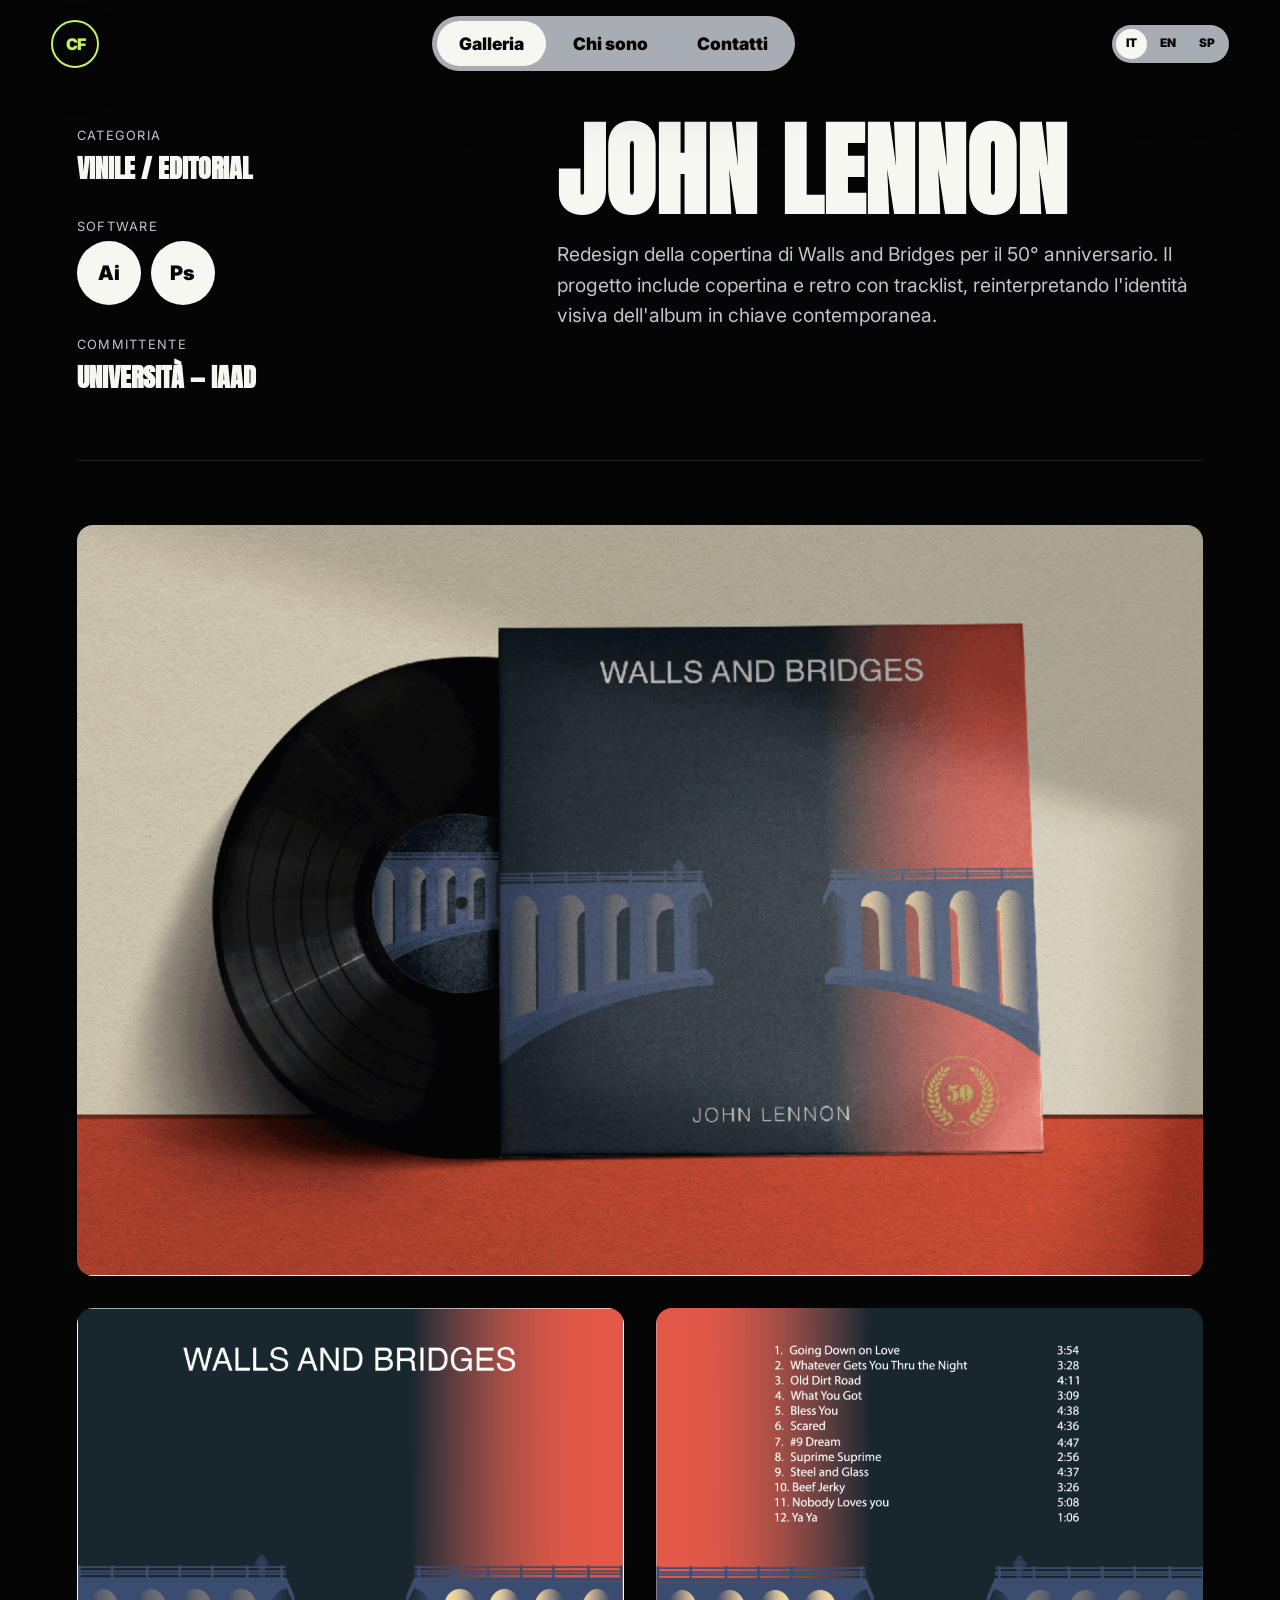
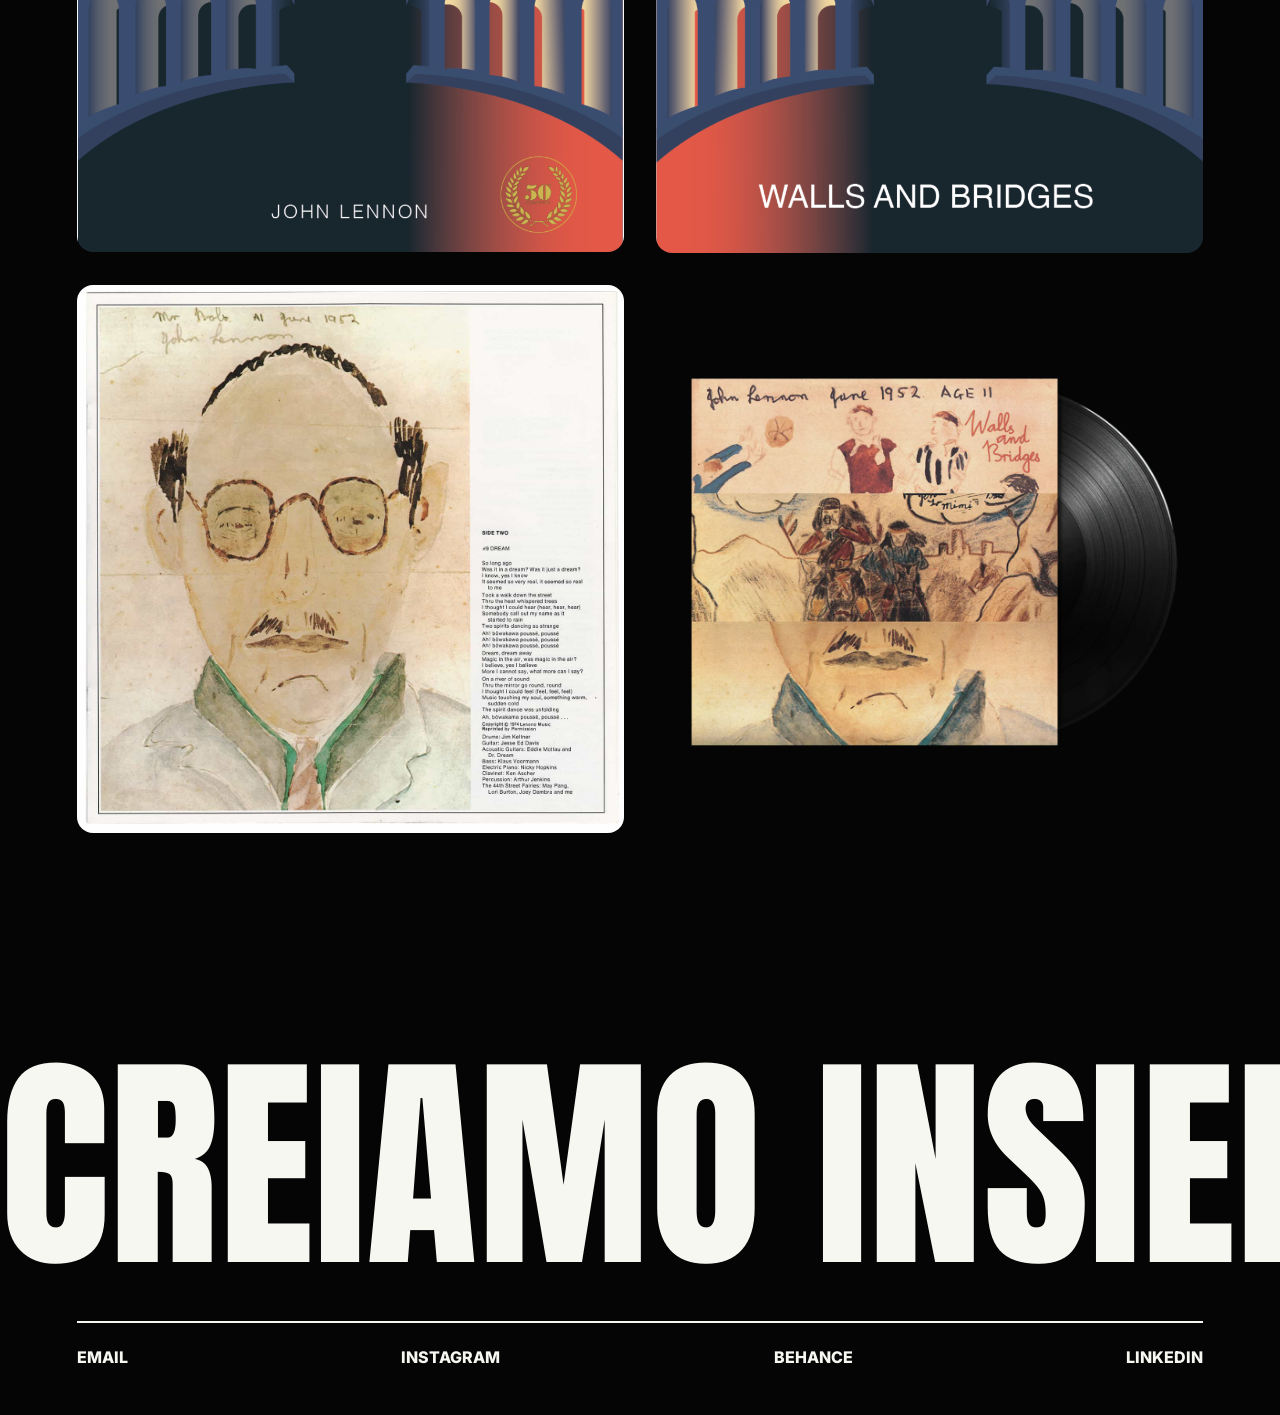
<file: progetto-john-lennon.html>
<!doctype html>
<html lang="it">
<head>
  <meta charset="utf-8" />
  <meta name="viewport" content="width=device-width, initial-scale=1" />
  <title>John Lennon — Ca.Farru</title>
  <link rel="stylesheet" href="style.css" />
  <style>
    .project-page { padding: 8rem 6vw 6rem }
    .project-hero { display: grid; grid-template-columns: 1fr 1.6fr; gap: 6vw; align-items: start; border-bottom: 1px solid #222; padding-bottom: 4rem; margin-bottom: 4rem }
    .project-meta-left { display: flex; flex-direction: column; gap: 2rem }
    .meta-block p { color: var(--grey); font-size: .8rem; text-transform: uppercase; letter-spacing: .1em; margin: 0 0 .4rem }
    .meta-block h3 { font-family: Anton, Impact, sans-serif; font-size: clamp(1.2rem, 2vw, 2rem); text-transform: uppercase; margin: 0 }
    .software-icons { display: flex; gap: 10px; flex-wrap: wrap }
    .sw { width: 52px; height: 52px; border-radius: 50%; background: var(--white); color: var(--black); display: flex; align-items: center; justify-content: center; font-weight: 900; font-size: .8rem }
    .project-title-right h1 { font-family: Anton, Impact, sans-serif; font-size: clamp(3rem, 8vw, 10rem); text-transform: uppercase; line-height: .85; margin: 0 0 1.5rem }
    .brief-text { font-size: clamp(1rem, 1.5vw, 1.3rem); line-height: 1.6; color: var(--grey) }
    .img-full { width: 100%; border-radius: 16px; display: block; margin-bottom: 2rem }
    .two-col { display: grid; grid-template-columns: 1fr 1fr; gap: 2rem; margin-bottom: 2rem }
    .two-col img { width: 100%; border-radius: 16px; display: block }
    .three-col { display: grid; grid-template-columns: 1fr 1fr 1fr; gap: 2rem; margin-bottom: 2rem }
    .three-col img { width: 100%; border-radius: 16px; display: block }
    .section-label { font-size: .8rem; font-weight: 800; text-transform: uppercase; letter-spacing: .12em; color: var(--lime); margin: 3rem 0 1rem }
    @media(max-width:800px){ .project-hero,.two-col,.three-col { grid-template-columns: 1fr } }
  </style>
</head>
<body>
  <header class="topbar">
    <a class="mini-logo" href="index.html">CF</a>
    <nav class="pill-nav">
      <a class="nav-link active" href="galleria.html" data-i18n="nav_gallery">Galleria</a>
      <a class="nav-link" href="about.html" data-i18n="nav_about">Chi sono</a>
      <a class="nav-link" href="contatti.html" data-i18n="nav_contact">Contatti</a>
    </nav>
    <div class="lang-nav">
      <button class="lang-btn active" type="button" data-lang="it">IT</button>
      <button class="lang-btn" type="button" data-lang="en">EN</button>
      <button class="lang-btn" type="button" data-lang="sp">SP</button>
    </div>
  </header>

  <main class="project-page">
    <div class="project-hero">
      <div class="project-meta-left">
        <div class="meta-block">
          <p data-i18n="label_category">Categoria</p>
          <h3 data-i18n="proj_category">Vinile / Editorial</h3>
        </div>
        <div class="meta-block">
          <p data-i18n="label_software">Software</p>
          <div class="software-icons"><span class="sw">Ai</span><span class="sw">Ps</span></div>
        </div>
        <div class="meta-block">
          <p data-i18n="label_client">Committente</p>
          <h3 data-i18n="label_client_val">Università — IAAD</h3>
        </div>
      </div>
      <div class="project-title-right">
        <h1 data-i18n="proj_title">John Lennon</h1>
        <p class="brief-text" data-i18n="proj_brief">Redesign della copertina di "Walls and Bridges" per il 50° anniversario. Il progetto include copertina e retro con tracklist, reinterpretando l'identità visiva dell'album in chiave contemporanea.</p>
      </div>
    </div>
    <img src="assets/mockup vinile nuovo.png" alt="Mockup vinile" class="img-full" />
    <div class="two-col"><img src="assets/vinile nuovo 1.png" alt="Copertina nuova" /><img src="assets/vinile nuovo 1.2.png" alt="Retro nuovo" /></div><div class="two-col"><img src="assets/vinile vecchio 2.jpg" alt="Copertina originale" /><img src="assets/vinile vecchio.png.webp" alt="Booklet originale" /></div>
  </main>

  <footer class="footer section-black">
    <a class="footer-cta" href="mailto:160499.candy.farruggia@gmail.com">
      <span data-i18n="footer_cta">Creiamo insieme</span>
      <span aria-hidden="true">Creiamo insieme</span>
      <span aria-hidden="true">Creiamo insieme</span>
    </a>
    <div class="footer-row">
      <a href="mailto:160499.candy.farruggia@gmail.com">email</a>
      <a href="#">instagram</a>
      <a href="#">behance</a>
      <a href="https://www.linkedin.com/in/candida-farruggia-71b1a9174/" target="_blank">LinkedIn</a>
    </div>
  </footer>

  <script src="script.js"></script>
  <script>
    const projT = {
      it: {
        nav_gallery:'Galleria', nav_about:'Chi sono', nav_contact:'Contatti',
        label_category:'Categoria', label_software:'Software', label_client:'Committente',
        label_client_val:'Università — IAAD', footer_cta:'Creiamo insieme',
        proj_title:'John Lennon', proj_category:'Vinile / Editorial',
        proj_brief:"Redesign della copertina di Walls and Bridges per il 50° anniversario. Il progetto include copertina e retro con tracklist, reinterpretando l'identità visiva dell'album in chiave contemporanea."
      },
      en: {
        nav_gallery:'Gallery', nav_about:'About me', nav_contact:'Contacts',
        label_category:'Category', label_software:'Software', label_client:'Client',
        label_client_val:'University — IAAD', footer_cta:"Let's create together",
        proj_title:'John Lennon', proj_category:'Vinyl / Editorial',
        proj_brief:"Redesign of the Walls and Bridges cover for its 50th anniversary. The project includes front and back cover with tracklist, reinterpreting the album visual identity in a contemporary key."
      },
      sp: {
        nav_gallery:'Galería', nav_about:'Sobre mí', nav_contact:'Contactos',
        label_category:'Categoría', label_software:'Software', label_client:'Cliente',
        label_client_val:'Universidad — IAAD', footer_cta:'Creamos juntos',
        proj_title:'John Lennon', proj_category:'Vinilo / Editorial',
        proj_brief:"Rediseño de la portada de Walls and Bridges para su 50° aniversario. El proyecto incluye portada y contraportada con tracklist, reinterpretando la identidad visual del álbum en clave contemporánea."
      }
    };
    function applyLang(lang) {
      const dict = projT[lang] || projT.it;
      document.querySelectorAll('[data-i18n]').forEach(el => {
        const key = el.dataset.i18n;
        if (dict[key]) el.textContent = dict[key];
      });
      document.querySelectorAll('.lang-btn').forEach(b => b.classList.toggle('active', b.dataset.lang === lang));
      document.documentElement.lang = lang === 'sp' ? 'es' : lang;
      localStorage.setItem('cafarru-lang', lang);
    }

    const savedLang = localStorage.getItem('cafarru-lang') || 'it';
    applyLang(savedLang);
    document.querySelectorAll('.lang-btn').forEach(btn => {
      btn.addEventListener('click', () => applyLang(btn.dataset.lang));
    });
  </script>
</body>
</html>
</file>
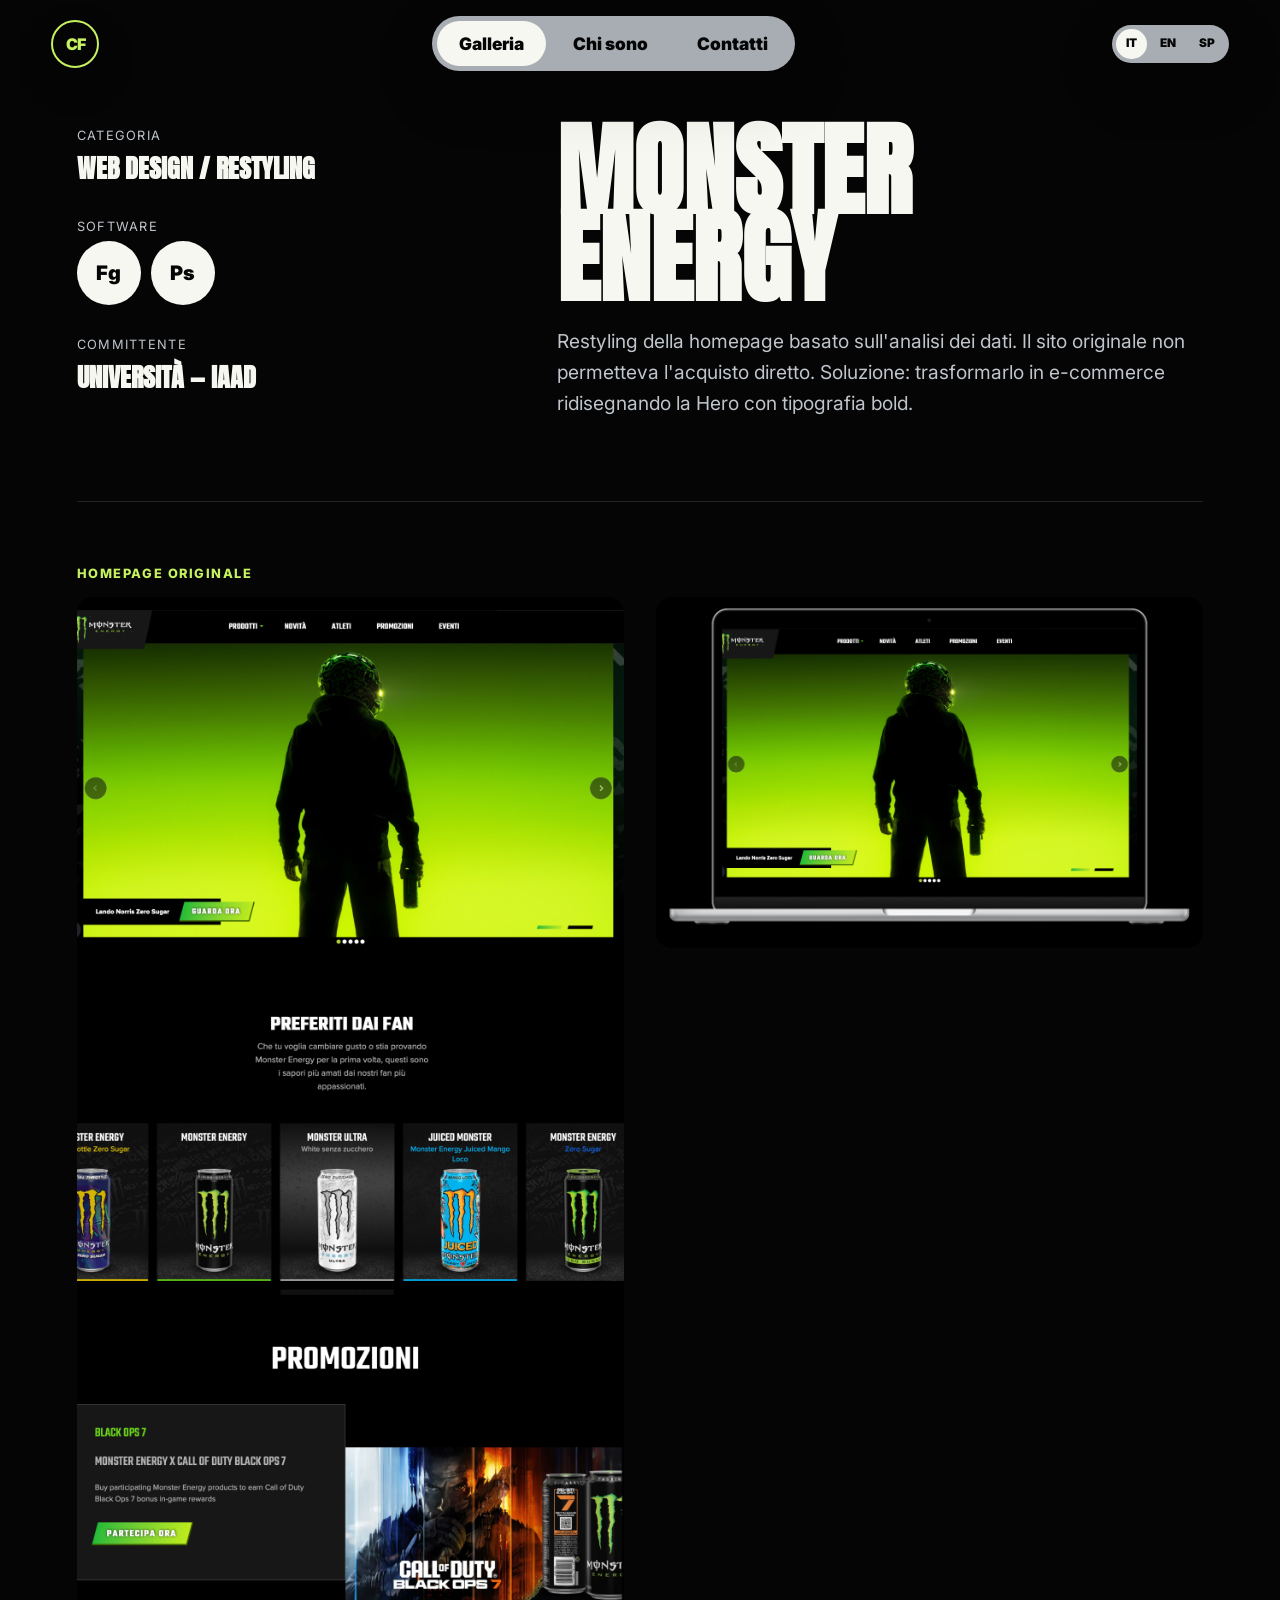
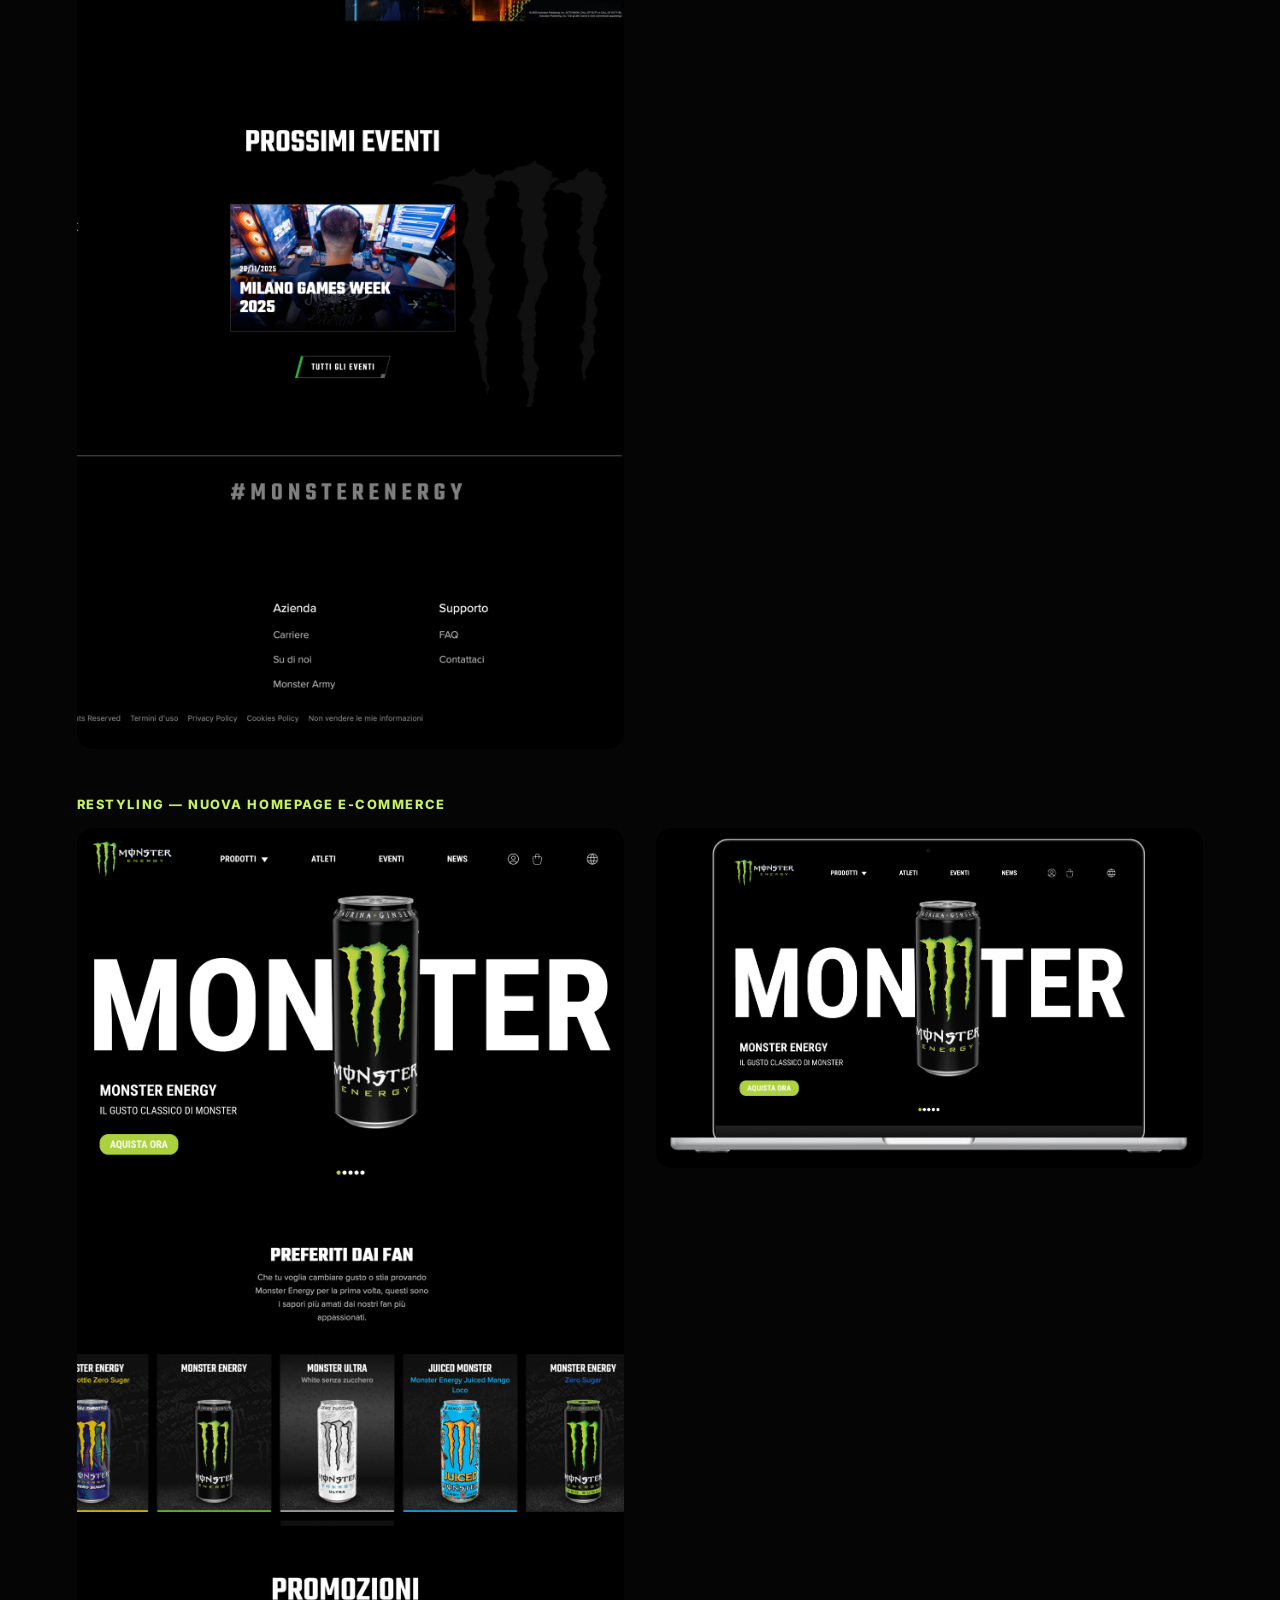
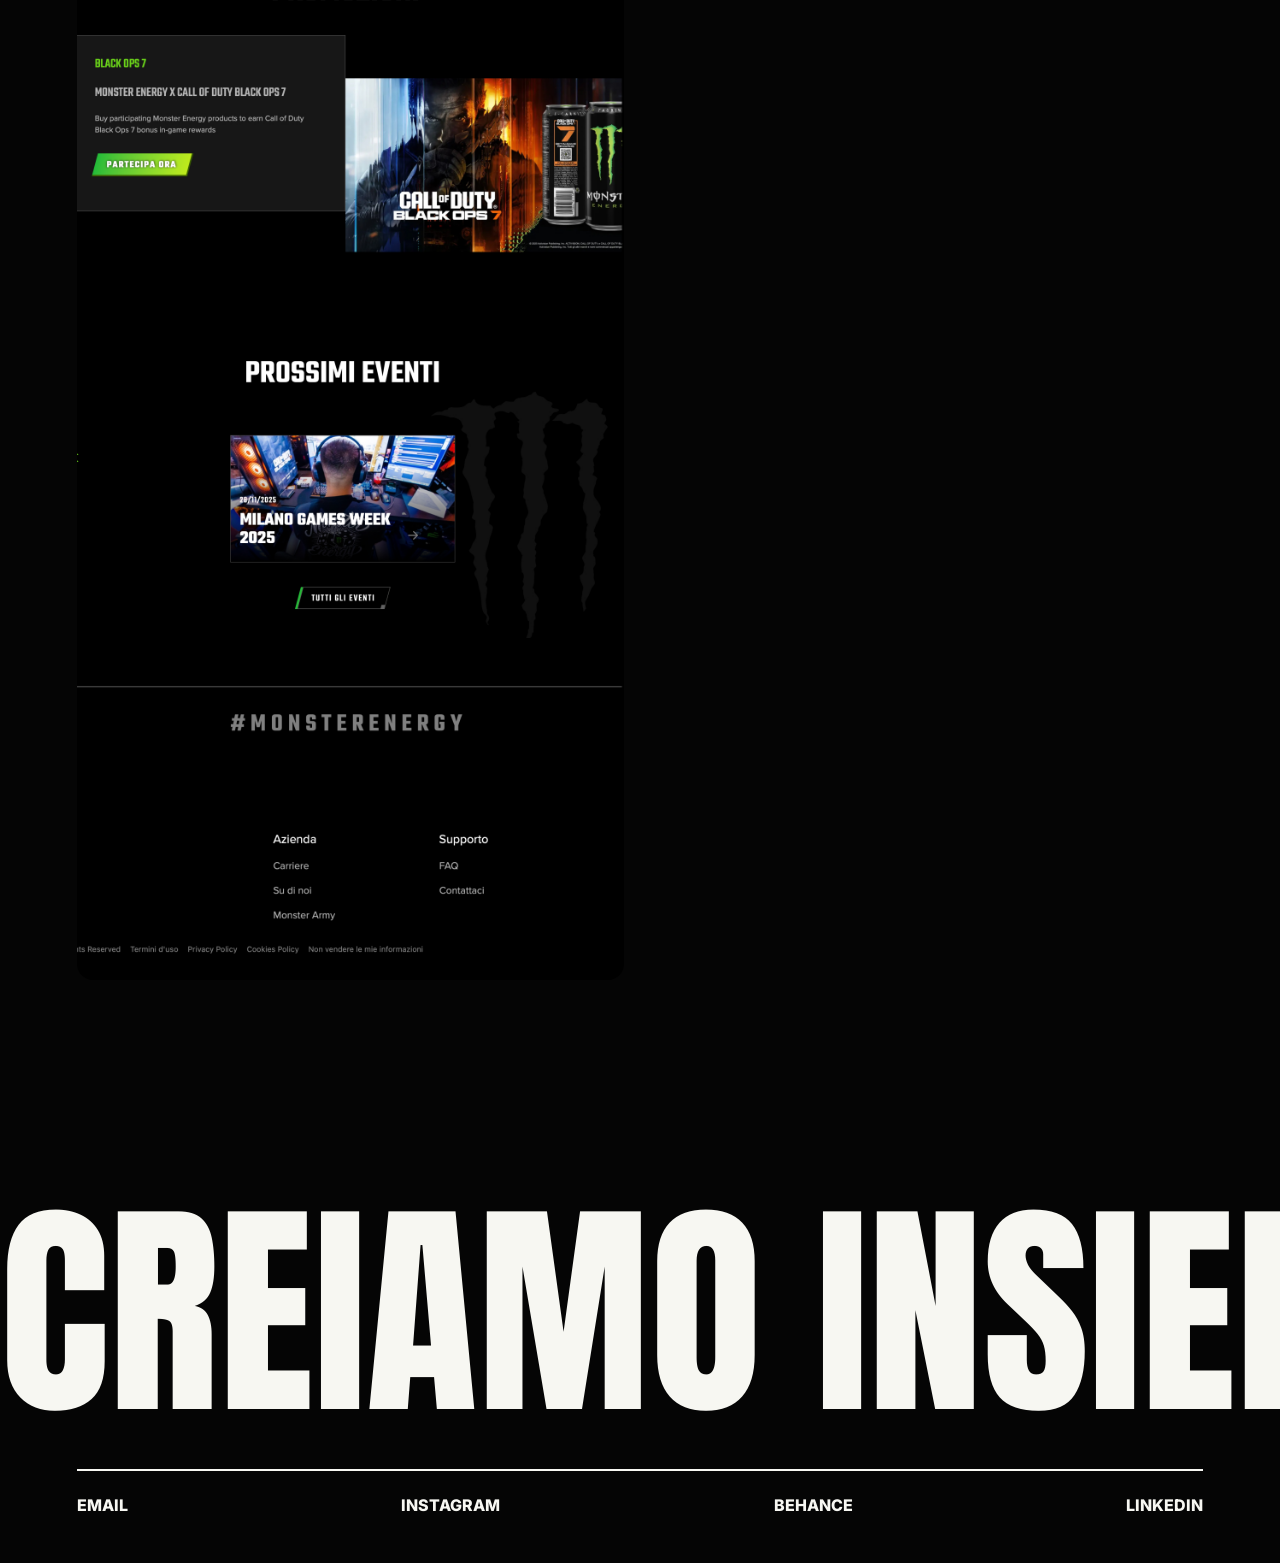
<file: progetto-monster.html>
<!doctype html>
<html lang="it">
<head>
  <meta charset="utf-8" />
  <meta name="viewport" content="width=device-width, initial-scale=1" />
  <title>Monster Energy — Ca.Farru</title>
  <link rel="stylesheet" href="style.css" />
  <style>
    .project-page { padding: 8rem 6vw 6rem }
    .project-hero { display: grid; grid-template-columns: 1fr 1.6fr; gap: 6vw; align-items: start; border-bottom: 1px solid #222; padding-bottom: 4rem; margin-bottom: 4rem }
    .project-meta-left { display: flex; flex-direction: column; gap: 2rem }
    .meta-block p { color: var(--grey); font-size: .8rem; text-transform: uppercase; letter-spacing: .1em; margin: 0 0 .4rem }
    .meta-block h3 { font-family: Anton, Impact, sans-serif; font-size: clamp(1.2rem, 2vw, 2rem); text-transform: uppercase; margin: 0 }
    .software-icons { display: flex; gap: 10px; flex-wrap: wrap }
    .sw { width: 52px; height: 52px; border-radius: 50%; background: var(--white); color: var(--black); display: flex; align-items: center; justify-content: center; font-weight: 900; font-size: .8rem }
    .project-title-right h1 { font-family: Anton, Impact, sans-serif; font-size: clamp(3rem, 8vw, 10rem); text-transform: uppercase; line-height: .85; margin: 0 0 1.5rem }
    .brief-text { font-size: clamp(1rem, 1.5vw, 1.3rem); line-height: 1.6; color: var(--grey) }
    .img-full { width: 100%; border-radius: 16px; display: block; margin-bottom: 2rem }
    .two-col { display: grid; grid-template-columns: 1fr 1fr; gap: 2rem; margin-bottom: 2rem }
    .two-col img { width: 100%; border-radius: 16px; display: block }
    .three-col { display: grid; grid-template-columns: 1fr 1fr 1fr; gap: 2rem; margin-bottom: 2rem }
    .three-col img { width: 100%; border-radius: 16px; display: block }
    .section-label { font-size: .8rem; font-weight: 800; text-transform: uppercase; letter-spacing: .12em; color: var(--lime); margin: 3rem 0 1rem }
    @media(max-width:800px){ .project-hero,.two-col,.three-col { grid-template-columns: 1fr } }
  </style>
</head>
<body>
  <header class="topbar">
    <a class="mini-logo" href="index.html">CF</a>
    <nav class="pill-nav">
      <a class="nav-link active" href="galleria.html" data-i18n="nav_gallery">Galleria</a>
      <a class="nav-link" href="about.html" data-i18n="nav_about">Chi sono</a>
      <a class="nav-link" href="contatti.html" data-i18n="nav_contact">Contatti</a>
    </nav>
    <div class="lang-nav">
      <button class="lang-btn active" type="button" data-lang="it">IT</button>
      <button class="lang-btn" type="button" data-lang="en">EN</button>
      <button class="lang-btn" type="button" data-lang="sp">SP</button>
    </div>
  </header>

  <main class="project-page">
    <div class="project-hero">
      <div class="project-meta-left">
        <div class="meta-block">
          <p data-i18n="label_category">Categoria</p>
          <h3 data-i18n="proj_category">Web Design / Restyling</h3>
        </div>
        <div class="meta-block">
          <p data-i18n="label_software">Software</p>
          <div class="software-icons"><span class="sw">Fg</span><span class="sw">Ps</span></div>
        </div>
        <div class="meta-block">
          <p data-i18n="label_client">Committente</p>
          <h3 data-i18n="label_client_val">Università — IAAD</h3>
        </div>
      </div>
      <div class="project-title-right">
        <h1 data-i18n="proj_title">Monster Energy</h1>
        <p class="brief-text" data-i18n="proj_brief">Restyling della homepage basato sull'analisi dei dati. Il sito originale non permetteva l'acquisto diretto. La soluzione: trasformarlo in e-commerce ridisegnando la Hero con tipografia bold per aumentare le conversioni.</p>
      </div>
    </div>
    
    <p class="section-label" data-i18n="label_before">Homepage originale</p><div class="two-col"><img src="assets/homepage vecchia.jpg" alt="Originale desktop" /><img src="assets/home page vecchia.png" alt="Originale mockup" /></div><p class="section-label" data-i18n="label_after">Restyling — nuova homepage e-commerce</p><div class="two-col"><img src="assets/hompage nuova.jpg" alt="Nuova desktop" /><img src="assets/home page nuova.png" alt="Nuova mockup" /></div>
  </main>

  <footer class="footer section-black">
    <a class="footer-cta" href="mailto:160499.candy.farruggia@gmail.com">
      <span data-i18n="footer_cta">Creiamo insieme</span>
      <span aria-hidden="true">Creiamo insieme</span>
      <span aria-hidden="true">Creiamo insieme</span>
    </a>
    <div class="footer-row">
      <a href="mailto:160499.candy.farruggia@gmail.com">email</a>
      <a href="#">instagram</a>
      <a href="#">behance</a>
      <a href="https://www.linkedin.com/in/candida-farruggia-71b1a9174/" target="_blank">LinkedIn</a>
    </div>
  </footer>

  <script src="script.js"></script>
  <script>
    const projT = {
      it: {
        nav_gallery:'Galleria', nav_about:'Chi sono', nav_contact:'Contatti',
        label_category:'Categoria', label_software:'Software', label_client:'Committente',
        label_client_val:'Università — IAAD', footer_cta:'Creiamo insieme',
        proj_title:'Monster Energy', proj_category:'Web Design / Restyling',
        proj_brief:"Restyling della homepage basato sull'analisi dei dati. Il sito originale non permetteva l'acquisto diretto. Soluzione: trasformarlo in e-commerce ridisegnando la Hero con tipografia bold."
      },
      en: {
        nav_gallery:'Gallery', nav_about:'About me', nav_contact:'Contacts',
        label_category:'Category', label_software:'Software', label_client:'Client',
        label_client_val:'University — IAAD', footer_cta:"Let's create together",
        proj_title:'Monster Energy', proj_category:'Web Design / Restyling',
        proj_brief:"Homepage restyling based on data analysis. The original site did not allow direct purchases. Solution: transform it into an e-commerce site by redesigning the Hero with bold typography."
      },
      sp: {
        nav_gallery:'Galería', nav_about:'Sobre mí', nav_contact:'Contactos',
        label_category:'Categoría', label_software:'Software', label_client:'Cliente',
        label_client_val:'Universidad — IAAD', footer_cta:'Creamos juntos',
        proj_title:'Monster Energy', proj_category:'Diseño Web / Restyling',
        proj_brief:"Restyling de la homepage basado en el análisis de datos. El sitio original no permitía compras directas. Solución: transformarlo en e-commerce rediseñando la Hero con tipografía bold."
      }
    };
    function applyLang(lang) {
      const dict = projT[lang] || projT.it;
      document.querySelectorAll('[data-i18n]').forEach(el => {
        const key = el.dataset.i18n;
        if (dict[key]) el.textContent = dict[key];
      });
      document.querySelectorAll('.lang-btn').forEach(b => b.classList.toggle('active', b.dataset.lang === lang));
      document.documentElement.lang = lang === 'sp' ? 'es' : lang;
      localStorage.setItem('cafarru-lang', lang);
    }

    const savedLang = localStorage.getItem('cafarru-lang') || 'it';
    applyLang(savedLang);
    document.querySelectorAll('.lang-btn').forEach(btn => {
      btn.addEventListener('click', () => applyLang(btn.dataset.lang));
    });
  </script>
</body>
</html>
</file>
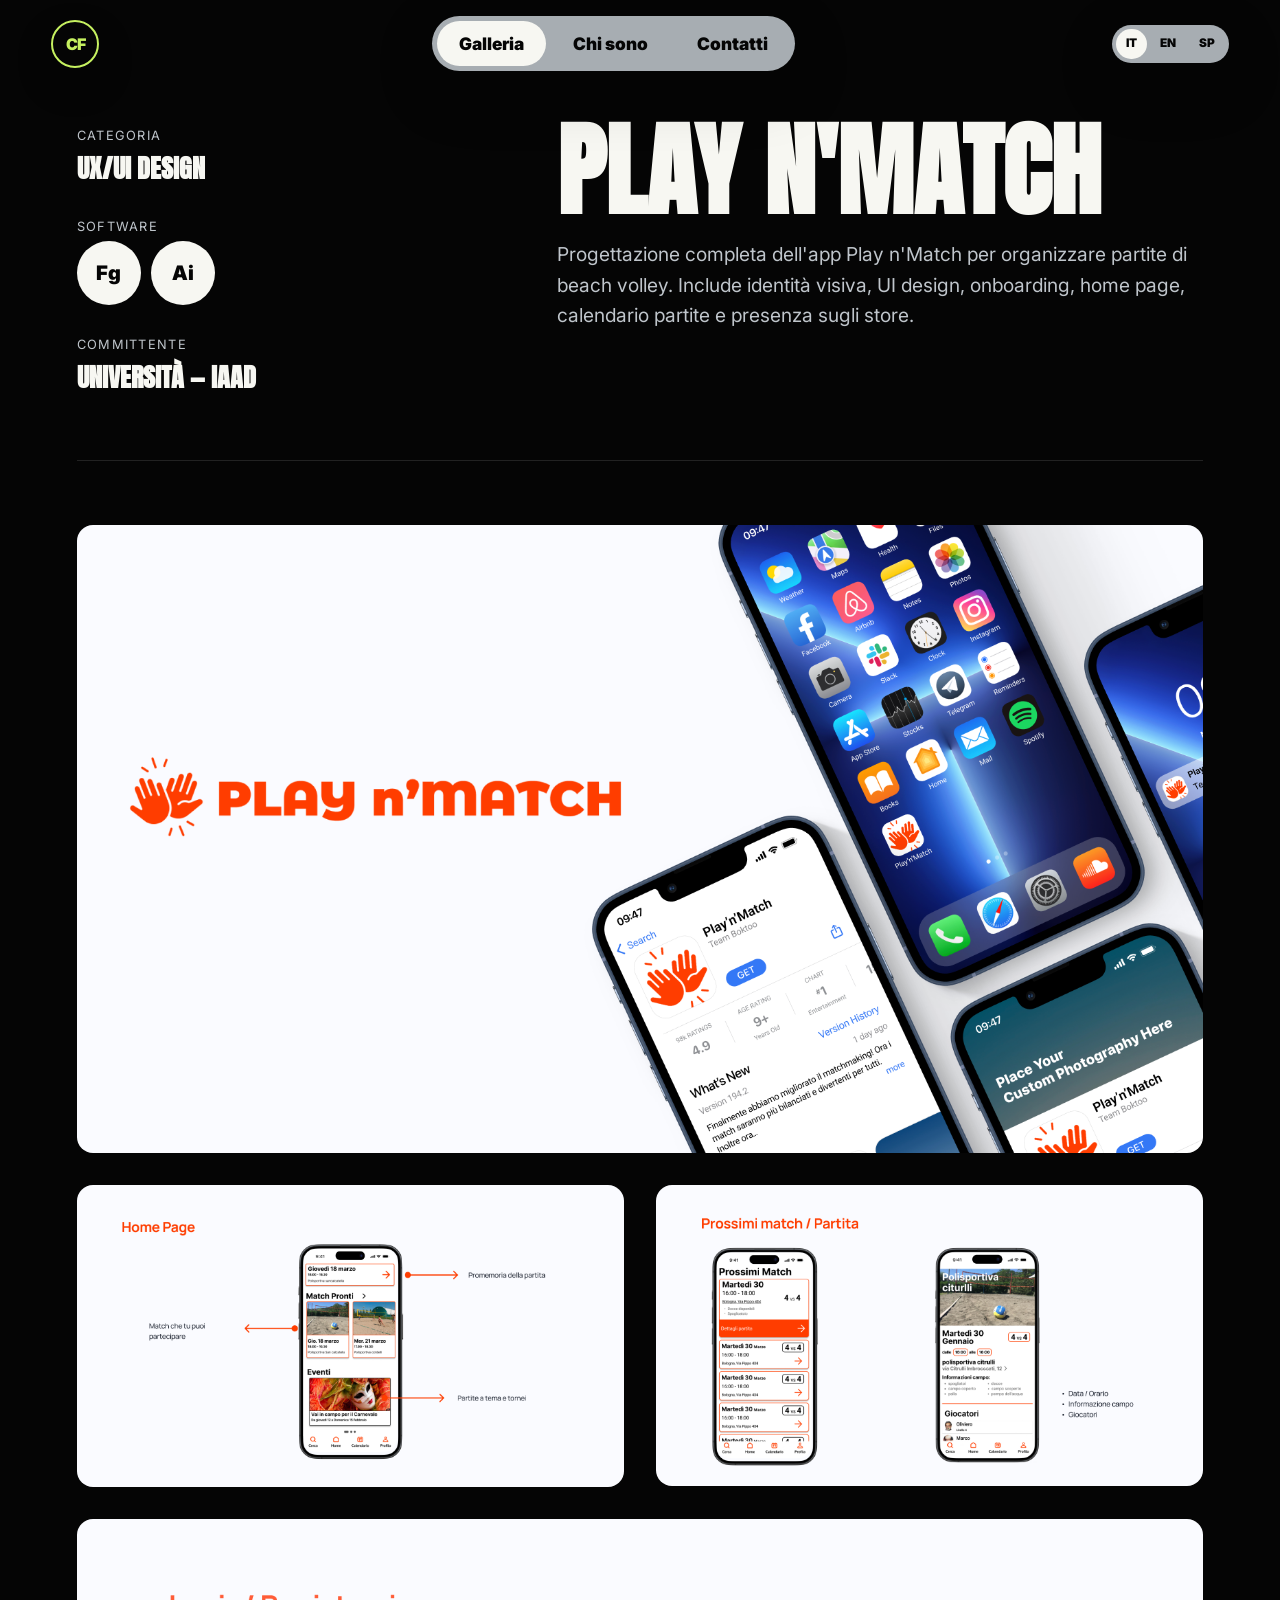
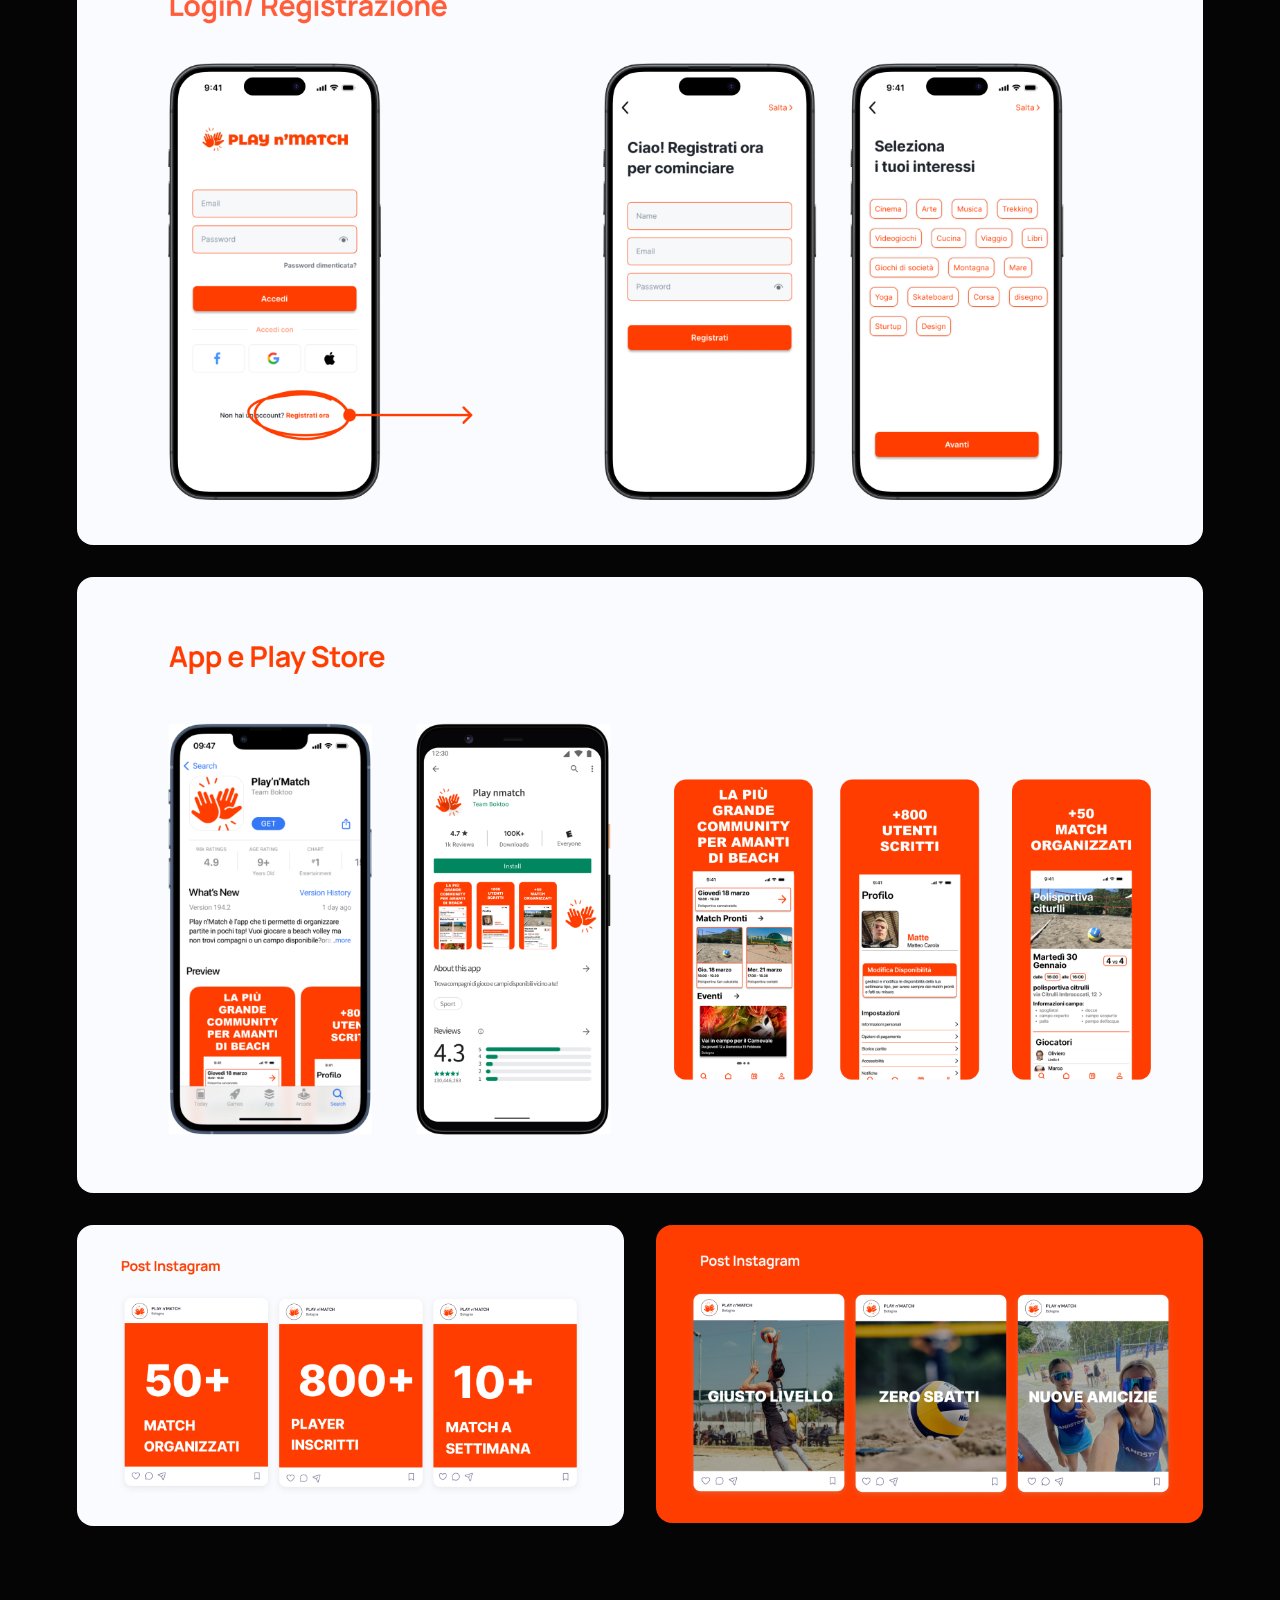
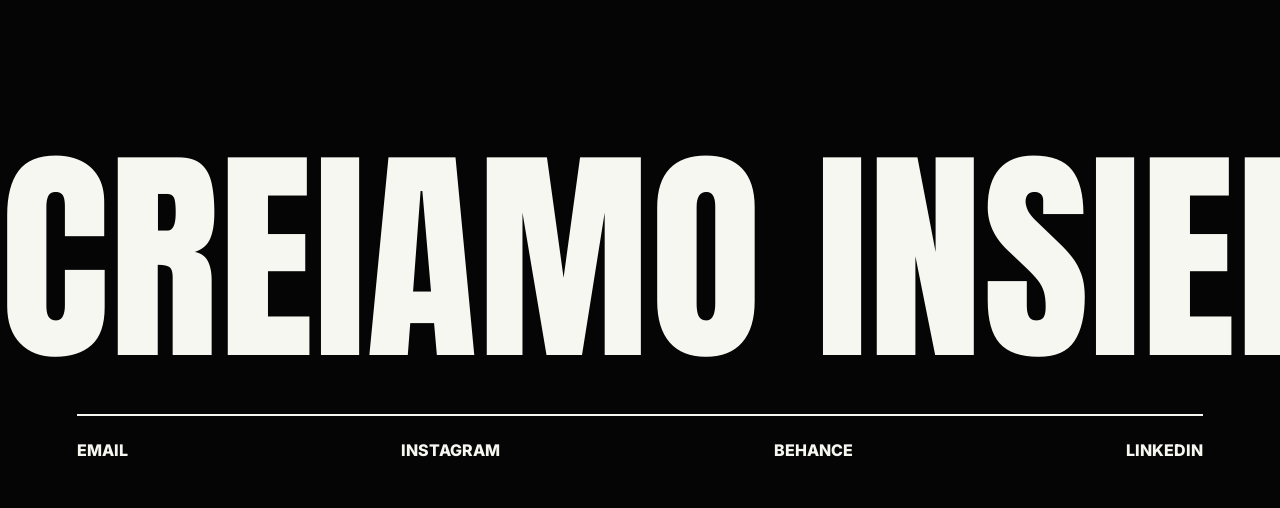
<file: progetto-play2match.html>
<!doctype html>
<html lang="it">
<head>
  <meta charset="utf-8" />
  <meta name="viewport" content="width=device-width, initial-scale=1" />
  <title>Play n'Match — Ca.Farru</title>
  <link rel="stylesheet" href="style.css" />
  <style>
    .project-page { padding: 8rem 6vw 6rem }
    .project-hero { display: grid; grid-template-columns: 1fr 1.6fr; gap: 6vw; align-items: start; border-bottom: 1px solid #222; padding-bottom: 4rem; margin-bottom: 4rem }
    .project-meta-left { display: flex; flex-direction: column; gap: 2rem }
    .meta-block p { color: var(--grey); font-size: .8rem; text-transform: uppercase; letter-spacing: .1em; margin: 0 0 .4rem }
    .meta-block h3 { font-family: Anton, Impact, sans-serif; font-size: clamp(1.2rem, 2vw, 2rem); text-transform: uppercase; margin: 0 }
    .software-icons { display: flex; gap: 10px; flex-wrap: wrap }
    .sw { width: 52px; height: 52px; border-radius: 50%; background: var(--white); color: var(--black); display: flex; align-items: center; justify-content: center; font-weight: 900; font-size: .8rem }
    .project-title-right h1 { font-family: Anton, Impact, sans-serif; font-size: clamp(3rem, 8vw, 10rem); text-transform: uppercase; line-height: .85; margin: 0 0 1.5rem }
    .brief-text { font-size: clamp(1rem, 1.5vw, 1.3rem); line-height: 1.6; color: var(--grey) }
    .img-full { width: 100%; border-radius: 16px; display: block; margin-bottom: 2rem }
    .two-col { display: grid; grid-template-columns: 1fr 1fr; gap: 2rem; margin-bottom: 2rem }
    .two-col img { width: 100%; border-radius: 16px; display: block }
    .three-col { display: grid; grid-template-columns: 1fr 1fr 1fr; gap: 2rem; margin-bottom: 2rem }
    .three-col img { width: 100%; border-radius: 16px; display: block }
    .section-label { font-size: .8rem; font-weight: 800; text-transform: uppercase; letter-spacing: .12em; color: var(--lime); margin: 3rem 0 1rem }
    @media(max-width:800px){ .project-hero,.two-col,.three-col { grid-template-columns: 1fr } }
  </style>
</head>
<body>
  <header class="topbar">
    <a class="mini-logo" href="index.html">CF</a>
    <nav class="pill-nav">
      <a class="nav-link active" href="galleria.html" data-i18n="nav_gallery">Galleria</a>
      <a class="nav-link" href="about.html" data-i18n="nav_about">Chi sono</a>
      <a class="nav-link" href="contatti.html" data-i18n="nav_contact">Contatti</a>
    </nav>
    <div class="lang-nav">
      <button class="lang-btn active" type="button" data-lang="it">IT</button>
      <button class="lang-btn" type="button" data-lang="en">EN</button>
      <button class="lang-btn" type="button" data-lang="sp">SP</button>
    </div>
  </header>

  <main class="project-page">
    <div class="project-hero">
      <div class="project-meta-left">
        <div class="meta-block">
          <p data-i18n="label_category">Categoria</p>
          <h3 data-i18n="proj_category">UX/UI Design</h3>
        </div>
        <div class="meta-block">
          <p data-i18n="label_software">Software</p>
          <div class="software-icons"><span class="sw">Fg</span><span class="sw">Ai</span></div>
        </div>
        <div class="meta-block">
          <p data-i18n="label_client">Committente</p>
          <h3 data-i18n="label_client_val">Università — IAAD</h3>
        </div>
      </div>
      <div class="project-title-right">
        <h1 data-i18n="proj_title">Play n'Match</h1>
        <p class="brief-text" data-i18n="proj_brief">Progettazione completa dell'app Play n'Match per organizzare partite di beach volley. Il progetto include identità visiva, UI design, flussi di onboarding, home page, calendario partite e presenza sugli store digitali.</p>
      </div>
    </div>
    <img src="assets/play2match.png" alt="Play2Match cover" class="img-full" />
    <div class="two-col"><img src="assets/homepage app.png" alt="Home page" /><img src="assets/partite app.png" alt="Partite" /></div><img src="assets/registazione app.png" alt="Registrazione" class="img-full" /><img src="assets/app store: play store.png" alt="App Store" class="img-full" /><div class="two-col"><img src="assets/post insta 1.png" alt="Post Instagram 1" /><img src="assets/post insta 2.png" alt="Post Instagram 2" /></div>
  </main>

  <footer class="footer section-black">
    <a class="footer-cta" href="mailto:160499.candy.farruggia@gmail.com">
      <span data-i18n="footer_cta">Creiamo insieme</span>
      <span aria-hidden="true">Creiamo insieme</span>
      <span aria-hidden="true">Creiamo insieme</span>
    </a>
    <div class="footer-row">
      <a href="mailto:160499.candy.farruggia@gmail.com">email</a>
      <a href="#">instagram</a>
      <a href="#">behance</a>
      <a href="https://www.linkedin.com/in/candida-farruggia-71b1a9174/" target="_blank">LinkedIn</a>
    </div>
  </footer>

  <script src="script.js"></script>
  <script>
    const projT = {
      it: {
        nav_gallery:'Galleria', nav_about:'Chi sono', nav_contact:'Contatti',
        label_category:'Categoria', label_software:'Software', label_client:'Committente',
        label_client_val:'Università — IAAD', footer_cta:'Creiamo insieme',
        proj_title:"Play n'Match", proj_category:'UX/UI Design',
        proj_brief:"Progettazione completa dell'app Play n'Match per organizzare partite di beach volley. Include identità visiva, UI design, onboarding, home page, calendario partite e presenza sugli store."
      },
      en: {
        nav_gallery:'Gallery', nav_about:'About me', nav_contact:'Contacts',
        label_category:'Category', label_software:'Software', label_client:'Client',
        label_client_val:'University — IAAD', footer_cta:"Let's create together",
        proj_title:"Play n'Match", proj_category:'UX/UI Design',
        proj_brief:"Complete design of the Play n'Match app for organizing beach volleyball matches. Includes visual identity, UI design, onboarding, home page, match calendar and store presence."
      },
      sp: {
        nav_gallery:'Galería', nav_about:'Sobre mí', nav_contact:'Contactos',
        label_category:'Categoría', label_software:'Software', label_client:'Cliente',
        label_client_val:'Universidad — IAAD', footer_cta:'Creamos juntos',
        proj_title:"Play n'Match", proj_category:'Diseño UX/UI',
        proj_brief:"Diseño completo de la app Play n'Match para organizar partidos de vóley playa. Incluye identidad visual, diseño UI, onboarding, página de inicio, calendario de partidos y presencia en tiendas."
      }
    };
    function applyLang(lang) {
      const dict = projT[lang] || projT.it;
      document.querySelectorAll('[data-i18n]').forEach(el => {
        const key = el.dataset.i18n;
        if (dict[key]) el.textContent = dict[key];
      });
      document.querySelectorAll('.lang-btn').forEach(b => b.classList.toggle('active', b.dataset.lang === lang));
      document.documentElement.lang = lang === 'sp' ? 'es' : lang;
      localStorage.setItem('cafarru-lang', lang);
    }

    const savedLang = localStorage.getItem('cafarru-lang') || 'it';
    applyLang(savedLang);
    document.querySelectorAll('.lang-btn').forEach(btn => {
      btn.addEventListener('click', () => applyLang(btn.dataset.lang));
    });
  </script>
</body>
</html>
</file>
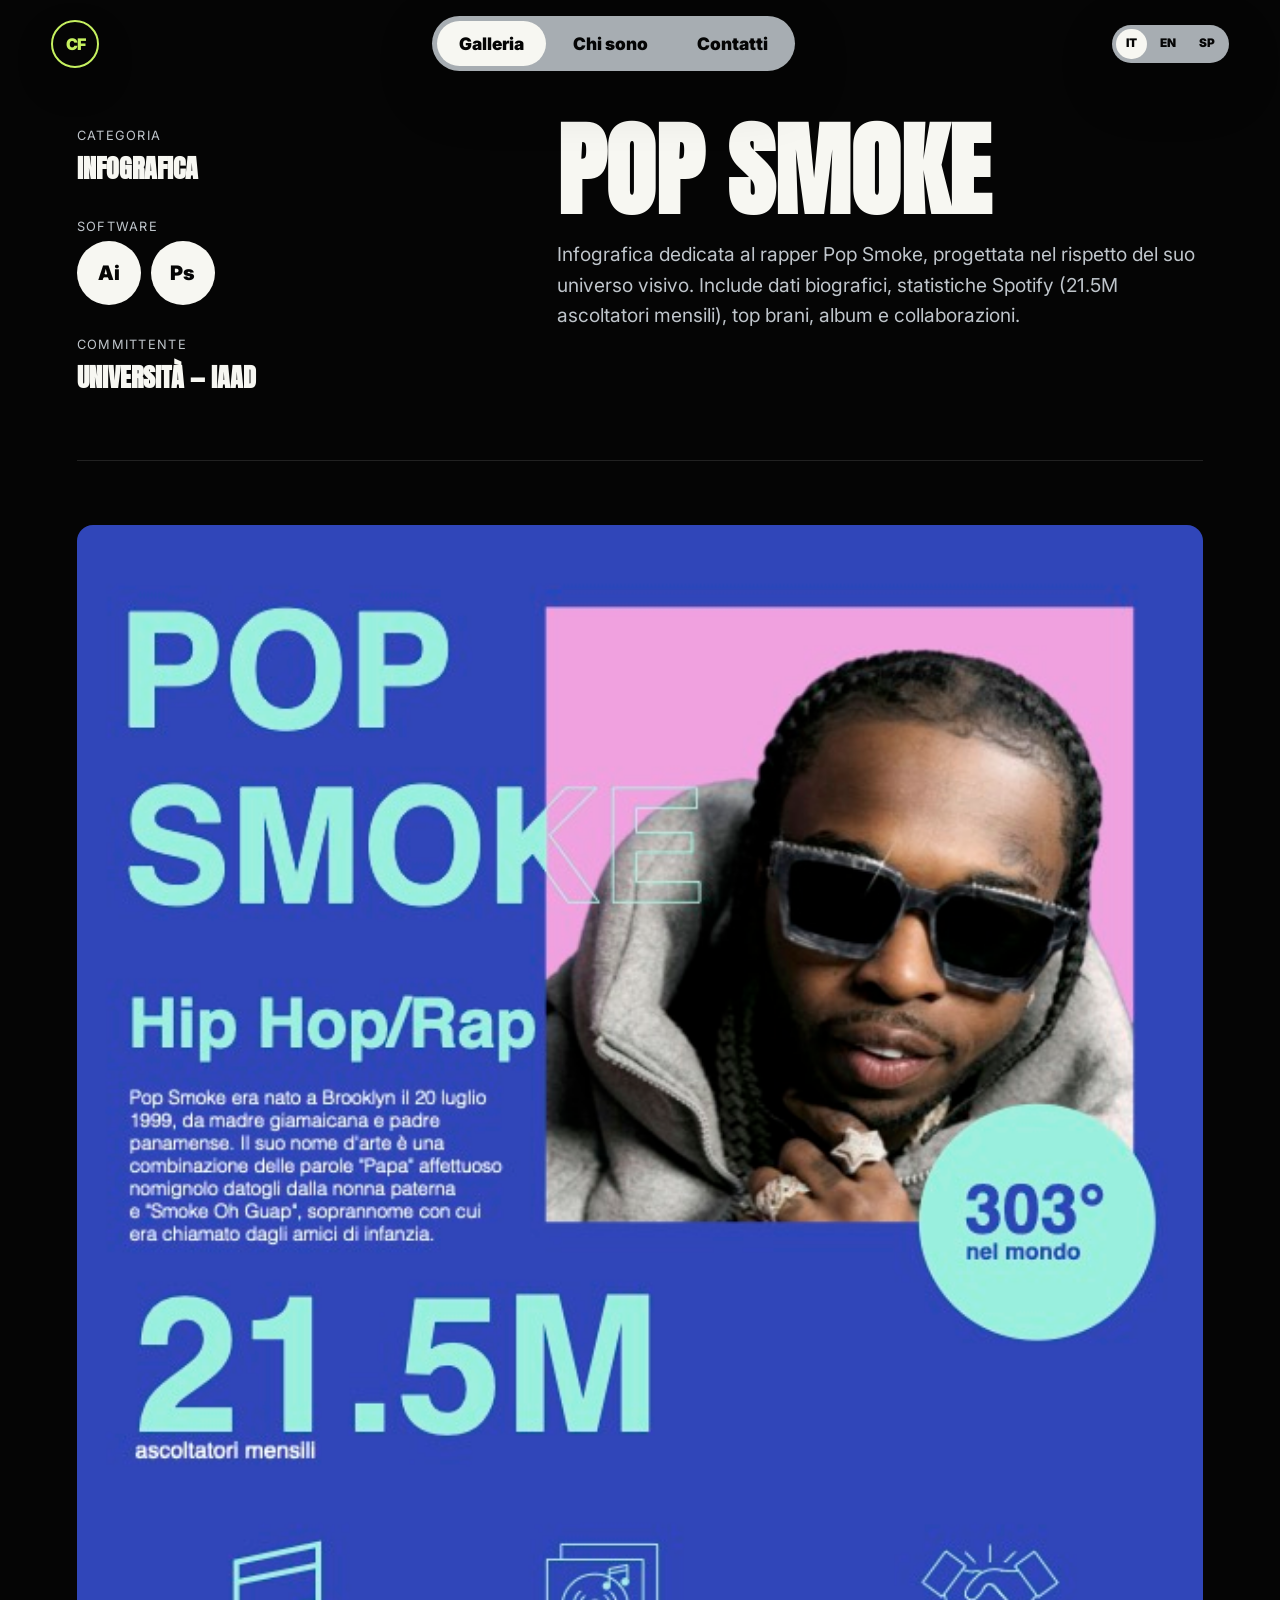
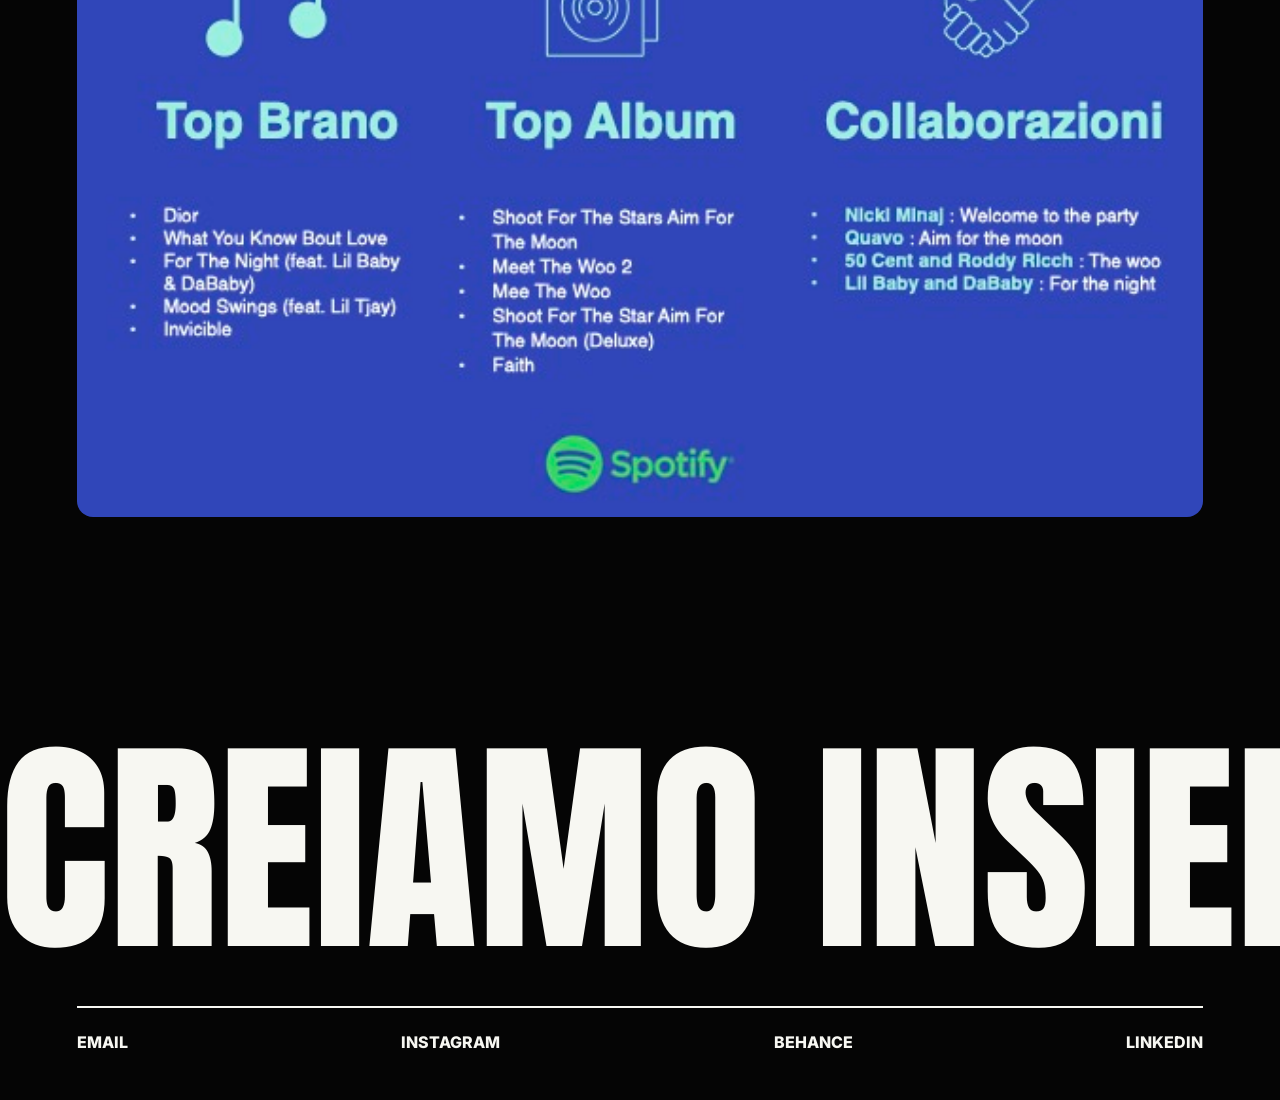
<file: progetto-pop-smoke.html>
<!doctype html>
<html lang="it">
<head>
  <meta charset="utf-8" />
  <meta name="viewport" content="width=device-width, initial-scale=1" />
  <title>Pop Smoke — Ca.Farru</title>
  <link rel="stylesheet" href="style.css" />
  <style>
    .project-page { padding: 8rem 6vw 6rem }
    .project-hero { display: grid; grid-template-columns: 1fr 1.6fr; gap: 6vw; align-items: start; border-bottom: 1px solid #222; padding-bottom: 4rem; margin-bottom: 4rem }
    .project-meta-left { display: flex; flex-direction: column; gap: 2rem }
    .meta-block p { color: var(--grey); font-size: .8rem; text-transform: uppercase; letter-spacing: .1em; margin: 0 0 .4rem }
    .meta-block h3 { font-family: Anton, Impact, sans-serif; font-size: clamp(1.2rem, 2vw, 2rem); text-transform: uppercase; margin: 0 }
    .software-icons { display: flex; gap: 10px; flex-wrap: wrap }
    .sw { width: 52px; height: 52px; border-radius: 50%; background: var(--white); color: var(--black); display: flex; align-items: center; justify-content: center; font-weight: 900; font-size: .8rem }
    .project-title-right h1 { font-family: Anton, Impact, sans-serif; font-size: clamp(3rem, 8vw, 10rem); text-transform: uppercase; line-height: .85; margin: 0 0 1.5rem }
    .brief-text { font-size: clamp(1rem, 1.5vw, 1.3rem); line-height: 1.6; color: var(--grey) }
    .img-full { width: 100%; border-radius: 16px; display: block; margin-bottom: 2rem }
    .two-col { display: grid; grid-template-columns: 1fr 1fr; gap: 2rem; margin-bottom: 2rem }
    .two-col img { width: 100%; border-radius: 16px; display: block }
    .three-col { display: grid; grid-template-columns: 1fr 1fr 1fr; gap: 2rem; margin-bottom: 2rem }
    .three-col img { width: 100%; border-radius: 16px; display: block }
    .section-label { font-size: .8rem; font-weight: 800; text-transform: uppercase; letter-spacing: .12em; color: var(--lime); margin: 3rem 0 1rem }
    @media(max-width:800px){ .project-hero,.two-col,.three-col { grid-template-columns: 1fr } }
  </style>
</head>
<body>
  <header class="topbar">
    <a class="mini-logo" href="index.html">CF</a>
    <nav class="pill-nav">
      <a class="nav-link active" href="galleria.html" data-i18n="nav_gallery">Galleria</a>
      <a class="nav-link" href="about.html" data-i18n="nav_about">Chi sono</a>
      <a class="nav-link" href="contatti.html" data-i18n="nav_contact">Contatti</a>
    </nav>
    <div class="lang-nav">
      <button class="lang-btn active" type="button" data-lang="it">IT</button>
      <button class="lang-btn" type="button" data-lang="en">EN</button>
      <button class="lang-btn" type="button" data-lang="sp">SP</button>
    </div>
  </header>

  <main class="project-page">
    <div class="project-hero">
      <div class="project-meta-left">
        <div class="meta-block">
          <p data-i18n="label_category">Categoria</p>
          <h3 data-i18n="proj_category">Infografica</h3>
        </div>
        <div class="meta-block">
          <p data-i18n="label_software">Software</p>
          <div class="software-icons"><span class="sw">Ai</span><span class="sw">Ps</span></div>
        </div>
        <div class="meta-block">
          <p data-i18n="label_client">Committente</p>
          <h3 data-i18n="label_client_val">Università — IAAD</h3>
        </div>
      </div>
      <div class="project-title-right">
        <h1 data-i18n="proj_title">Pop Smoke</h1>
        <p class="brief-text" data-i18n="proj_brief">Infografica dedicata al rapper Pop Smoke, progettata nel rispetto del suo universo visivo. Include dati biografici, statistiche Spotify (21.5M ascoltatori mensili), top brani, album e collaborazioni principali.</p>
      </div>
    </div>
    <img src="assets/infografica pop smoke.jpg" alt="Infografica Pop Smoke" class="img-full" />
    
  </main>

  <footer class="footer section-black">
    <a class="footer-cta" href="mailto:160499.candy.farruggia@gmail.com">
      <span data-i18n="footer_cta">Creiamo insieme</span>
      <span aria-hidden="true">Creiamo insieme</span>
      <span aria-hidden="true">Creiamo insieme</span>
    </a>
    <div class="footer-row">
      <a href="mailto:160499.candy.farruggia@gmail.com">email</a>
      <a href="#">instagram</a>
      <a href="#">behance</a>
      <a href="https://www.linkedin.com/in/candida-farruggia-71b1a9174/" target="_blank">LinkedIn</a>
    </div>
  </footer>

  <script src="script.js"></script>
  <script>
    const projT = {
      it: {
        nav_gallery:'Galleria', nav_about:'Chi sono', nav_contact:'Contatti',
        label_category:'Categoria', label_software:'Software', label_client:'Committente',
        label_client_val:'Università — IAAD', footer_cta:'Creiamo insieme',
        proj_title:'Pop Smoke', proj_category:'Infografica',
        proj_brief:"Infografica dedicata al rapper Pop Smoke, progettata nel rispetto del suo universo visivo. Include dati biografici, statistiche Spotify (21.5M ascoltatori mensili), top brani, album e collaborazioni."
      },
      en: {
        nav_gallery:'Gallery', nav_about:'About me', nav_contact:'Contacts',
        label_category:'Category', label_software:'Software', label_client:'Client',
        label_client_val:'University — IAAD', footer_cta:"Let's create together",
        proj_title:'Pop Smoke', proj_category:'Infographic',
        proj_brief:"Infographic dedicated to rapper Pop Smoke, designed in line with his visual universe. Includes biographical data, Spotify statistics (21.5M monthly listeners), top tracks, albums and collaborations."
      },
      sp: {
        nav_gallery:'Galería', nav_about:'Sobre mí', nav_contact:'Contactos',
        label_category:'Categoría', label_software:'Software', label_client:'Cliente',
        label_client_val:'Universidad — IAAD', footer_cta:'Creamos juntos',
        proj_title:'Pop Smoke', proj_category:'Infografía',
        proj_brief:"Infografía dedicada al rapero Pop Smoke, diseñada respetando su universo visual. Incluye datos biográficos, estadísticas de Spotify (21.5M oyentes mensuales), top canciones, álbumes y colaboraciones."
      }
    };
    function applyLang(lang) {
      const dict = projT[lang] || projT.it;
      document.querySelectorAll('[data-i18n]').forEach(el => {
        const key = el.dataset.i18n;
        if (dict[key]) el.textContent = dict[key];
      });
      document.querySelectorAll('.lang-btn').forEach(b => b.classList.toggle('active', b.dataset.lang === lang));
      document.documentElement.lang = lang === 'sp' ? 'es' : lang;
      localStorage.setItem('cafarru-lang', lang);
    }

    const savedLang = localStorage.getItem('cafarru-lang') || 'it';
    applyLang(savedLang);
    document.querySelectorAll('.lang-btn').forEach(btn => {
      btn.addEventListener('click', () => applyLang(btn.dataset.lang));
    });
  </script>
</body>
</html>
</file>
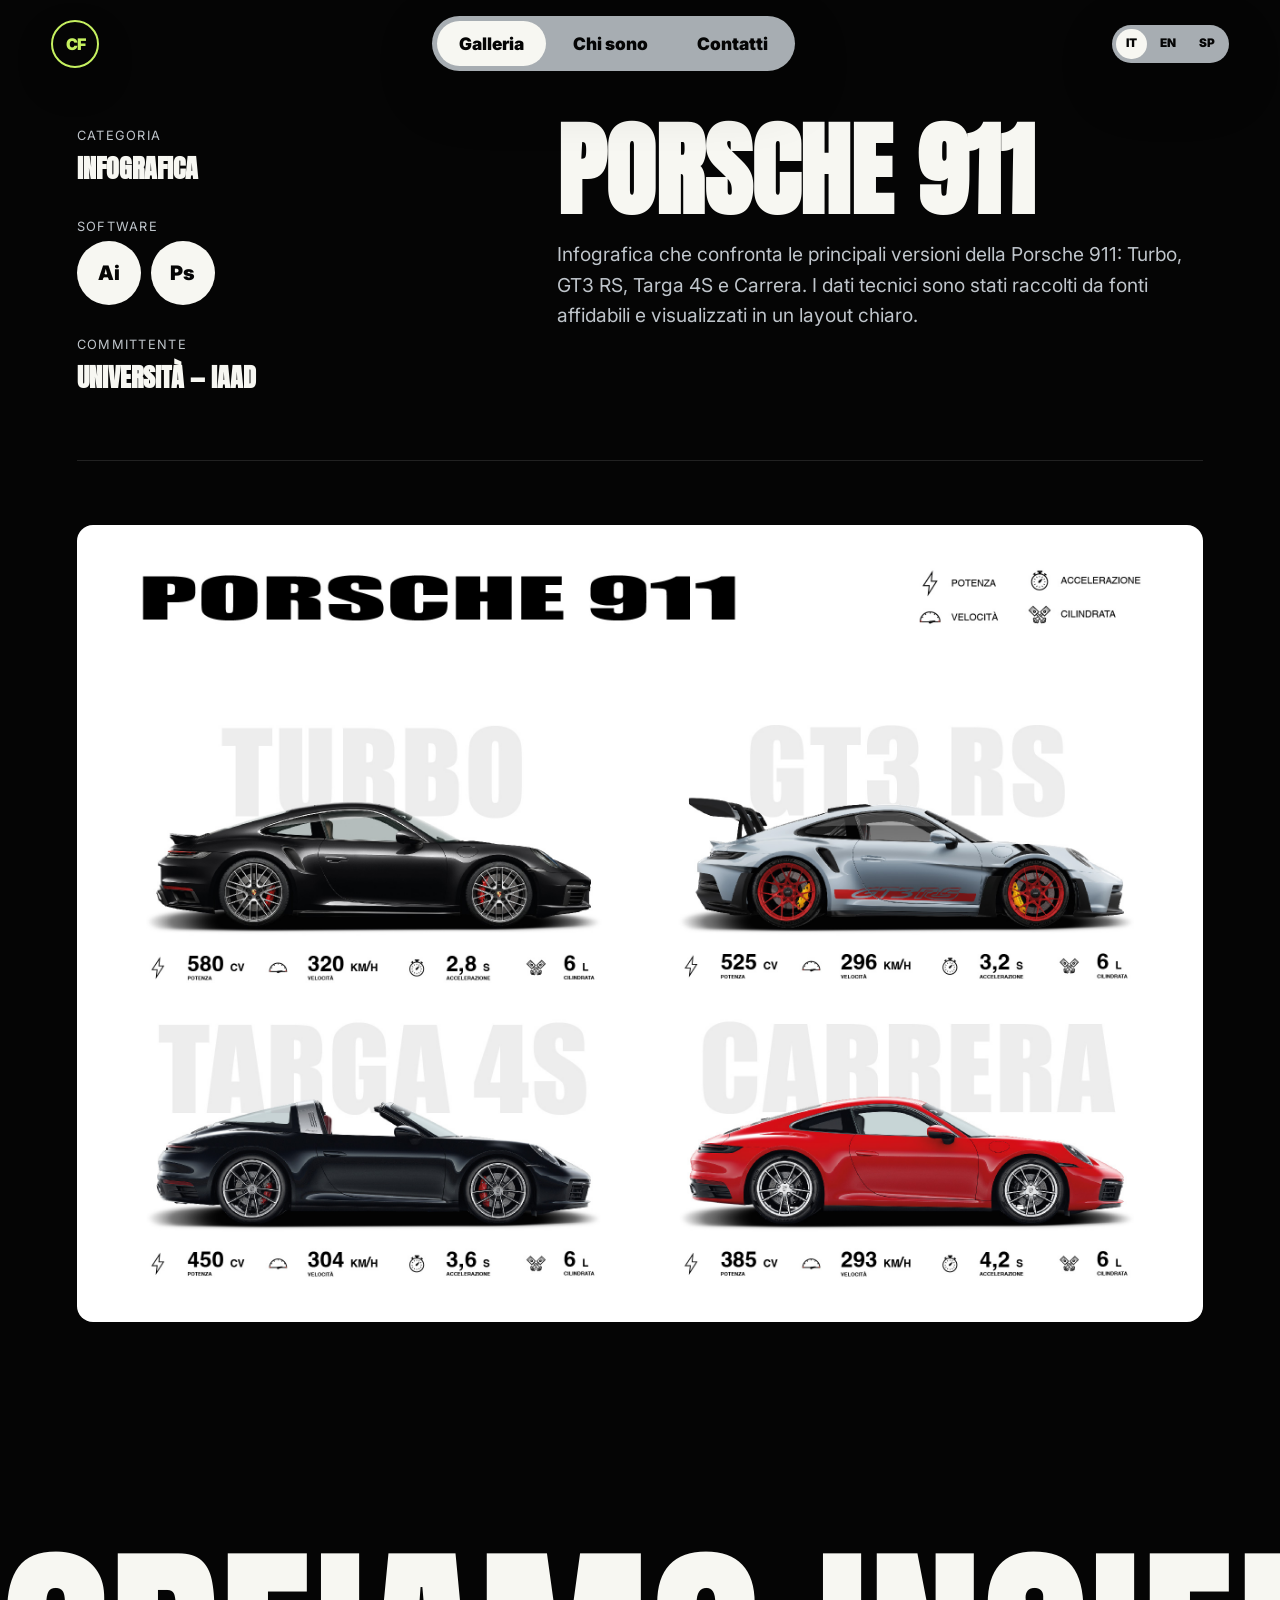
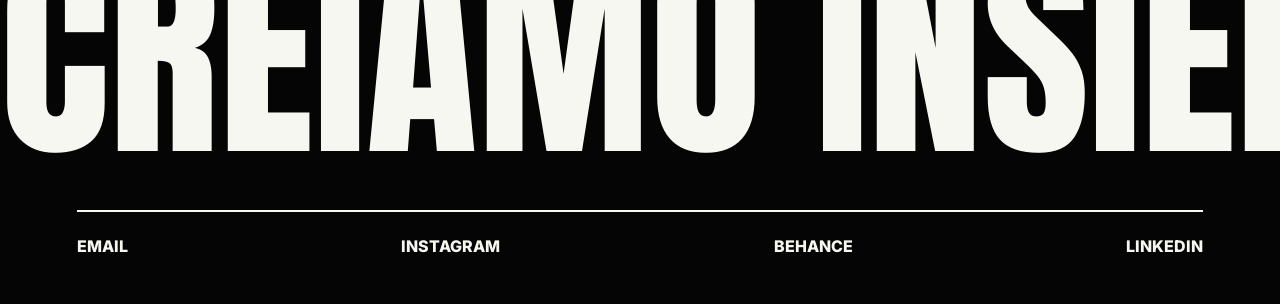
<file: progetto-porsche.html>
<!doctype html>
<html lang="it">
<head>
  <meta charset="utf-8" />
  <meta name="viewport" content="width=device-width, initial-scale=1" />
  <title>Porsche 911 — Ca.Farru</title>
  <link rel="stylesheet" href="style.css" />
  <style>
    .project-page { padding: 8rem 6vw 6rem }
    .project-hero { display: grid; grid-template-columns: 1fr 1.6fr; gap: 6vw; align-items: start; border-bottom: 1px solid #222; padding-bottom: 4rem; margin-bottom: 4rem }
    .project-meta-left { display: flex; flex-direction: column; gap: 2rem }
    .meta-block p { color: var(--grey); font-size: .8rem; text-transform: uppercase; letter-spacing: .1em; margin: 0 0 .4rem }
    .meta-block h3 { font-family: Anton, Impact, sans-serif; font-size: clamp(1.2rem, 2vw, 2rem); text-transform: uppercase; margin: 0 }
    .software-icons { display: flex; gap: 10px; flex-wrap: wrap }
    .sw { width: 52px; height: 52px; border-radius: 50%; background: var(--white); color: var(--black); display: flex; align-items: center; justify-content: center; font-weight: 900; font-size: .8rem }
    .project-title-right h1 { font-family: Anton, Impact, sans-serif; font-size: clamp(3rem, 8vw, 10rem); text-transform: uppercase; line-height: .85; margin: 0 0 1.5rem }
    .brief-text { font-size: clamp(1rem, 1.5vw, 1.3rem); line-height: 1.6; color: var(--grey) }
    .img-full { width: 100%; border-radius: 16px; display: block; margin-bottom: 2rem }
    .two-col { display: grid; grid-template-columns: 1fr 1fr; gap: 2rem; margin-bottom: 2rem }
    .two-col img { width: 100%; border-radius: 16px; display: block }
    .three-col { display: grid; grid-template-columns: 1fr 1fr 1fr; gap: 2rem; margin-bottom: 2rem }
    .three-col img { width: 100%; border-radius: 16px; display: block }
    .section-label { font-size: .8rem; font-weight: 800; text-transform: uppercase; letter-spacing: .12em; color: var(--lime); margin: 3rem 0 1rem }
    @media(max-width:800px){ .project-hero,.two-col,.three-col { grid-template-columns: 1fr } }
  </style>
</head>
<body>
  <header class="topbar">
    <a class="mini-logo" href="index.html">CF</a>
    <nav class="pill-nav">
      <a class="nav-link active" href="galleria.html" data-i18n="nav_gallery">Galleria</a>
      <a class="nav-link" href="about.html" data-i18n="nav_about">Chi sono</a>
      <a class="nav-link" href="contatti.html" data-i18n="nav_contact">Contatti</a>
    </nav>
    <div class="lang-nav">
      <button class="lang-btn active" type="button" data-lang="it">IT</button>
      <button class="lang-btn" type="button" data-lang="en">EN</button>
      <button class="lang-btn" type="button" data-lang="sp">SP</button>
    </div>
  </header>

  <main class="project-page">
    <div class="project-hero">
      <div class="project-meta-left">
        <div class="meta-block">
          <p data-i18n="label_category">Categoria</p>
          <h3 data-i18n="proj_category">Infografica</h3>
        </div>
        <div class="meta-block">
          <p data-i18n="label_software">Software</p>
          <div class="software-icons"><span class="sw">Ai</span><span class="sw">Ps</span></div>
        </div>
        <div class="meta-block">
          <p data-i18n="label_client">Committente</p>
          <h3 data-i18n="label_client_val">Università — IAAD</h3>
        </div>
      </div>
      <div class="project-title-right">
        <h1 data-i18n="proj_title">Porsche 911</h1>
        <p class="brief-text" data-i18n="proj_brief">Infografica che confronta le principali versioni della Porsche 911: Turbo, GT3 RS, Targa 4S e Carrera. I dati tecnici sono stati raccolti da fonti affidabili e visualizzati in un layout chiaro e d'impatto.</p>
      </div>
    </div>
    <img src="assets/infografica porsche 911.jpg" alt="Infografica Porsche 911" class="img-full" />
    
  </main>

  <footer class="footer section-black">
    <a class="footer-cta" href="mailto:160499.candy.farruggia@gmail.com">
      <span data-i18n="footer_cta">Creiamo insieme</span>
      <span aria-hidden="true">Creiamo insieme</span>
      <span aria-hidden="true">Creiamo insieme</span>
    </a>
    <div class="footer-row">
      <a href="mailto:160499.candy.farruggia@gmail.com">email</a>
      <a href="#">instagram</a>
      <a href="#">behance</a>
      <a href="https://www.linkedin.com/in/candida-farruggia-71b1a9174/" target="_blank">LinkedIn</a>
    </div>
  </footer>

  <script src="script.js"></script>
  <script>
    const projT = {
      it: {
        nav_gallery:'Galleria', nav_about:'Chi sono', nav_contact:'Contatti',
        label_category:'Categoria', label_software:'Software', label_client:'Committente',
        label_client_val:'Università — IAAD', footer_cta:'Creiamo insieme',
        proj_title:'Porsche 911', proj_category:'Infografica',
        proj_brief:"Infografica che confronta le principali versioni della Porsche 911: Turbo, GT3 RS, Targa 4S e Carrera. I dati tecnici sono stati raccolti da fonti affidabili e visualizzati in un layout chiaro."
      },
      en: {
        nav_gallery:'Gallery', nav_about:'About me', nav_contact:'Contacts',
        label_category:'Category', label_software:'Software', label_client:'Client',
        label_client_val:'University — IAAD', footer_cta:"Let's create together",
        proj_title:'Porsche 911', proj_category:'Infographic',
        proj_brief:"Infographic comparing the main versions of the Porsche 911: Turbo, GT3 RS, Targa 4S and Carrera. Technical data was collected from reliable sources and displayed in a clear, impactful layout."
      },
      sp: {
        nav_gallery:'Galería', nav_about:'Sobre mí', nav_contact:'Contactos',
        label_category:'Categoría', label_software:'Software', label_client:'Cliente',
        label_client_val:'Universidad — IAAD', footer_cta:'Creamos juntos',
        proj_title:'Porsche 911', proj_category:'Infografía',
        proj_brief:"Infografía que compara las principales versiones del Porsche 911: Turbo, GT3 RS, Targa 4S y Carrera. Los datos técnicos fueron recopilados de fuentes fiables y mostrados en un diseño claro."
      }
    };
    function applyLang(lang) {
      const dict = projT[lang] || projT.it;
      document.querySelectorAll('[data-i18n]').forEach(el => {
        const key = el.dataset.i18n;
        if (dict[key]) el.textContent = dict[key];
      });
      document.querySelectorAll('.lang-btn').forEach(b => b.classList.toggle('active', b.dataset.lang === lang));
      document.documentElement.lang = lang === 'sp' ? 'es' : lang;
      localStorage.setItem('cafarru-lang', lang);
    }

    const savedLang = localStorage.getItem('cafarru-lang') || 'it';
    applyLang(savedLang);
    document.querySelectorAll('.lang-btn').forEach(btn => {
      btn.addEventListener('click', () => applyLang(btn.dataset.lang));
    });
  </script>
</body>
</html>
</file>
<file: style.css>
@import url('https://fonts.googleapis.com/css2?family=Anton&family=Inter:wght@400;600;800;900&display=swap');
 
:root {
  --black: #050505;
  --white: #f7f7f2;
  --lime: #C6F160;
  --grey: #bfc5cb;
}
 
* { box-sizing: border-box }
html { scroll-behavior: smooth }
body { margin: 0; font-family: Inter, Arial, sans-serif; background: var(--black); color: var(--white); overflow-x: hidden }
a { color: inherit; text-decoration: none }
button { font: inherit }
 
/* ── TOPBAR ── */
.topbar {
  position: fixed; top: 16px; left: 0; right: 0; z-index: 20;
  display: grid; grid-template-columns: 74px 1fr 128px;
  align-items: center; gap: 14px; padding: 0 4vw; pointer-events: none;
}
.topbar > * { pointer-events: auto }
 
.mini-logo {
  width: 48px; height: 48px; border: 2px solid var(--lime); border-radius: 50%;
  display: grid; place-items: center; background: var(--black); color: var(--lime);
  font-weight: 900; letter-spacing: -.08em; box-shadow: 0 16px 35px rgba(0,0,0,.28);
}
 
.pill-nav, .lang-nav {
  justify-self: center; display: flex; align-items: center;
  background: rgba(191,197,203,.88); border-radius: 999px; padding: 5px;
  backdrop-filter: blur(10px); box-shadow: 0 20px 60px rgba(0,0,0,.22);
}
.pill-nav { gap: 5px }
.lang-nav { gap: 3px; justify-self: end; padding: 4px }
 
.nav-link, .lang-btn {
  border: 0; border-radius: 999px; background: transparent; color: var(--black);
  font-weight: 900; line-height: 1; cursor: pointer; transition: .2s ease;
}
.nav-link { font-size: clamp(.78rem, 1.35vw, 1.15rem); padding: 14px 22px }
.lang-btn { font-size: .74rem; padding: 9px 10px }
.nav-link.active, .nav-link:hover, .lang-btn.active, .lang-btn:hover {
  background: var(--white); color: var(--black);
}
 
/* ── SECTION COLORS ── */
.section-black { background: var(--black); color: var(--white) }
.section-lime  { background: var(--lime);  color: var(--black) }
 
/* ── HERO ── */
.hero {
  min-height: 100vh; position: relative; display: flex;
  align-items: center; justify-content: center;
  padding: 8vh 0 2vh; overflow: hidden;
}
.hero h1 {
  font-family: Anton, Impact, sans-serif;
  font-size: clamp(6.8rem, 24.5vw, 30rem);
  line-height: .76; margin: 0; text-transform: uppercase;
  letter-spacing: .005em; z-index: 2; white-space: nowrap;
  width: 100vw; text-align: center;
}
 
/* ── INTRO ── */
.intro {
  min-height: 90vh; display: grid;
  grid-template-columns: 1.25fr .7fr 1.25fr;
  align-items: center; gap: 3vw; padding: 9rem 6vw;
}
.eyebrow { text-transform: uppercase; letter-spacing: .12em; font-size: .9rem; font-weight: 800 }
.intro h2, .projects h2 {
  font-family: Anton, Impact, sans-serif;
  font-size: clamp(5rem, 16vw, 18rem);
  line-height: .8; margin: 0; text-transform: uppercase;
}
.intro-role {
  font-family: Anton, Impact, sans-serif;
  font-size: clamp(3rem, 8vw, 9rem);
  line-height: .88; margin: 0; text-transform: uppercase;
}
.emoji { display: block; border-radius: 50%; object-fit: cover; box-shadow: 0 25px 70px rgba(0,0,0,.35) }
.emoji.small { width: min(26vw, 320px); aspect-ratio: 1 }
.photo { display: block; object-fit: cover; box-shadow: 0 25px 70px rgba(0,0,0,.35); border: 2px solid var(--white) }
.photo.big { width: min(38vw, 480px); aspect-ratio: 4/5; border-radius: 44px; object-position: center top }
 
/* ── ABOUT PREVIEW ── */
.about-preview {
  min-height: 100vh; display: grid; grid-template-columns: 1fr 1fr;
  align-items: center; gap: 6vw; padding: 8rem 7vw;
}
.about-text h2 {
  font-size: clamp(2.4rem, 5vw, 6rem); line-height: .95; margin: 0 0 2rem;
  font-family: Anton, Impact, sans-serif; text-transform: uppercase;
}
.btn {
  display: inline-flex; border: 2px solid var(--white); border-radius: 999px;
  padding: 20px 30px; text-transform: uppercase; font-weight: 900; letter-spacing: .08em;
}
.btn:hover { background: var(--lime); border-color: var(--lime); color: var(--black) }
 
/* ── PROJECTS (index) ── */
.projects { min-height: 100vh; padding: 8rem 6vw }
.section-title {
  display: flex; justify-content: space-between; align-items: end;
  border-bottom: 2px solid var(--black); margin-bottom: 3rem;
}
.project-grid { display: grid; grid-template-columns: repeat(3,1fr); gap: 2rem }
.project-card {
  border: 2px solid var(--black); padding: 1rem; min-height: 430px;
  display: flex; flex-direction: column; justify-content: space-between; transition: .25s;
}
.project-card:hover { background: var(--black); color: var(--lime); transform: translateY(-8px) }
.project-thumb {
  height: 260px; border: 2px solid currentColor; display: grid;
  place-items: center; font-family: Anton, Impact, sans-serif; font-size: 7rem;
}
.project-card h3 {
  font-family: Anton, Impact, sans-serif;
  font-size: clamp(2rem, 3.3vw, 4rem); line-height: .9; text-transform: uppercase; margin: 1rem 0 .4rem;
}
.project-card p { text-transform: uppercase; letter-spacing: .08em; font-weight: 800 }
 
/* ── FOOTER ── */
.footer { padding: 7rem 0 3rem; overflow: hidden }
.footer-cta {
  width: 100%; display: flex; gap: 4vw; white-space: nowrap;
  font-family: Anton, Impact, sans-serif; font-size: clamp(5rem, 18vw, 20rem);
  line-height: .8; text-transform: uppercase; color: var(--white);
  animation: footerHue 5s ease-in-out infinite alternate;
}
.footer-cta span { display: inline-block; animation: marquee 13s linear infinite; padding-right: 4vw }
.footer-cta:hover { color: var(--lime) }
.footer-row {
  margin: 4rem 6vw 0; border-top: 2px solid var(--white); padding-top: 1.5rem;
  display: flex; gap: 3rem; justify-content: space-between;
  text-transform: uppercase; font-weight: 800;
}
.footer a:hover { color: var(--lime) }
 
@keyframes marquee { from { transform: translateX(0) } to { transform: translateX(-100%) } }
@keyframes footerHue {
  0%   { color: var(--white) }
  45%  { color: var(--lime) }
  100% { color: #bfc5cb }
}
 
/* ── GALLERY PAGE ── */
.gallery-page { padding: 130px 24px 120px }
.gallery-hero {
  display: flex; align-items: flex-end; justify-content: space-between;
  border-bottom: 1px solid #333; padding-bottom: 24px; margin-bottom: 40px;
}
.gallery-hero h1 { font-size: clamp(64px, 10vw, 150px); line-height: .85; margin: 0; font-family: Anton, Impact, sans-serif; text-transform: uppercase }
.gallery-hero p { max-width: 420px; font-size: 20px; color: #aaa }
 
.projects-grid {
  display: grid; grid-template-columns: repeat(3, 1fr);
  border-top: 1px solid #252525; border-left: 1px solid #252525;
}
.projects-grid .project-card {
  border: none;
  border-right: 1px solid #252525; border-bottom: 1px solid #252525;
  padding: 20px; min-height: 360px; display: flex; flex-direction: column;
  justify-content: space-between; transition: .25s; color: var(--white);
}
.projects-grid .project-card:hover { background: #111; transform: none }
.projects-grid .project-card.selected { background: var(--lime); color: var(--black) }
.projects-grid .project-card.selected .project-info p,
.projects-grid .project-card.selected .project-info span { color: #333 }
 
.project-image {
  height: 220px; border-radius: 4px; display: flex;
  align-items: center; justify-content: center;
  font-size: 72px; font-weight: 900; color: var(--black);
}
.img-1 { background: var(--white) }
.img-2 { background: var(--lime) }
.img-3 { background: #ff4038 }
 
.project-info h2 { font-size: 22px; margin: 18px 0 8px }
.project-info p, .project-info span { color: #aaa; font-size: 14px }
 
/* ── VIEW TOGGLE ── */
.view { display: none }
.active-view { display: grid }
.projects-list.active-view { display: block }
.projects-list { padding-top: 20px }
.list-group {
  display: grid; grid-template-columns: 260px 1fr;
  border-top: 1px solid #333; padding: 28px 0;
}
.list-group h2 { margin: 0; font-size: 32px }
.list-group a {
  display: flex; justify-content: space-between; align-items: center;
  border-bottom: 1px solid #252525; padding: 18px 0;
  font-size: 23px; font-weight: 900; transition: .2s;
}
.list-group a:hover, .list-group a.selected {
  background: var(--lime); color: var(--black); padding-left: 18px; padding-right: 18px;
}
.list-group a:hover small, .list-group a.selected small { color: #333 }
.list-group small { color: #aaa; font-size: 13px }
 
.bottom-controls {
  position: fixed; left: 50%; bottom: 24px; transform: translateX(-50%);
  z-index: 1001; background: #9fa4a8; padding: 6px; border-radius: 999px;
  display: flex; gap: 5px; box-shadow: 0 15px 50px #000;
}
.view-btn { width: 48px; height: 48px; border: 0; border-radius: 999px; background: transparent; font-size: 23px; font-weight: 900; cursor: pointer }
.view-btn.active { background: var(--white) }
 
/* ── PROJECT PAGE ── */
.project-page { padding: 130px 48px 100px }
.project-header {
  display: grid; grid-template-columns: 1fr 1.6fr;
  gap: 60px; align-items: start; border-bottom: 1px solid #333; padding-bottom: 60px;
}
.project-title-box { text-align: right }
.project-title-box h1 { font-family: Anton, Impact, sans-serif; font-size: clamp(58px, 9vw, 145px); line-height: .85; margin: 0; text-transform: uppercase }
.project-title-box p, .software-box p, .project-meta p {
  color: #aaa; text-transform: uppercase; font-size: 13px; letter-spacing: .08em;
}
.software-icons { display: flex; gap: 12px }
.software-icons span {
  width: 64px; height: 64px; border-radius: 50%; background: var(--white); color: var(--black);
  display: flex; align-items: center; justify-content: center; font-weight: 900; font-size: 20px;
}
.project-meta {
  display: grid; grid-template-columns: 1fr 1fr 2fr;
  gap: 40px; padding: 60px 0; border-bottom: 1px solid #333;
}
.project-meta h2 { font-size: 23px; margin: 0 }
.brief h2 { font-size: 32px; line-height: 1.1 }
.mockups { display: grid; grid-template-columns: 1fr 1fr; gap: 24px; padding-top: 60px }
.mockup {
  min-height: 420px; border-radius: 28px; display: flex;
  align-items: center; justify-content: center; color: var(--black); font-size: 38px; font-weight: 900;
}
.mockup.big { grid-column: 1/-1; min-height: 620px }
 
/* ── RESPONSIVE ── */
@media (max-width: 1200px) {
  .projects-grid { grid-template-columns: repeat(3,1fr) }
}
@media (max-width: 950px) {
  .topbar { grid-template-columns: 52px 1fr; top: 12px; padding: 0 4vw }
  .mini-logo { width: 44px; height: 44px }
  .pill-nav { justify-self: end }
  .lang-nav { grid-column: 2; justify-self: end }
  .nav-link { font-size: .78rem; padding: 12px 14px }
  .lang-btn { font-size: .7rem; padding: 8px 9px }
  .hero h1 { font-size: 26vw; white-space: nowrap }
  .intro, .about-preview { grid-template-columns: 1fr; min-height: auto; padding: 7rem 5vw; text-align: left }
  .emoji.small { width: min(75vw, 340px) }
  .photo.big { width: min(86vw, 420px) }
  .project-grid { grid-template-columns: 1fr }
  .section-title { display: block }
  .footer-row { flex-direction: column; gap: 1rem }
  .projects { padding: 7rem 5vw }
}
@media (max-width: 760px) {
  .gallery-page, .project-page { padding: 160px 16px 110px }
  .gallery-hero { display: block }
  .projects-grid { grid-template-columns: 1fr }
  .project-header, .project-meta, .list-group, .mockups { grid-template-columns: 1fr }
  .project-title-box { text-align: left }
}
@media (max-width: 520px) {
  .topbar { gap: 8px }
  .pill-nav { gap: 3px; padding: 4px }
  .nav-link { font-size: .66rem; padding: 10px 8px }
  .lang-nav { padding: 3px }
  .hero { padding-top: 8rem }
  .hero h1 { font-size: 25vw }
  .footer-cta { font-size: 24vw }
}
</file>
